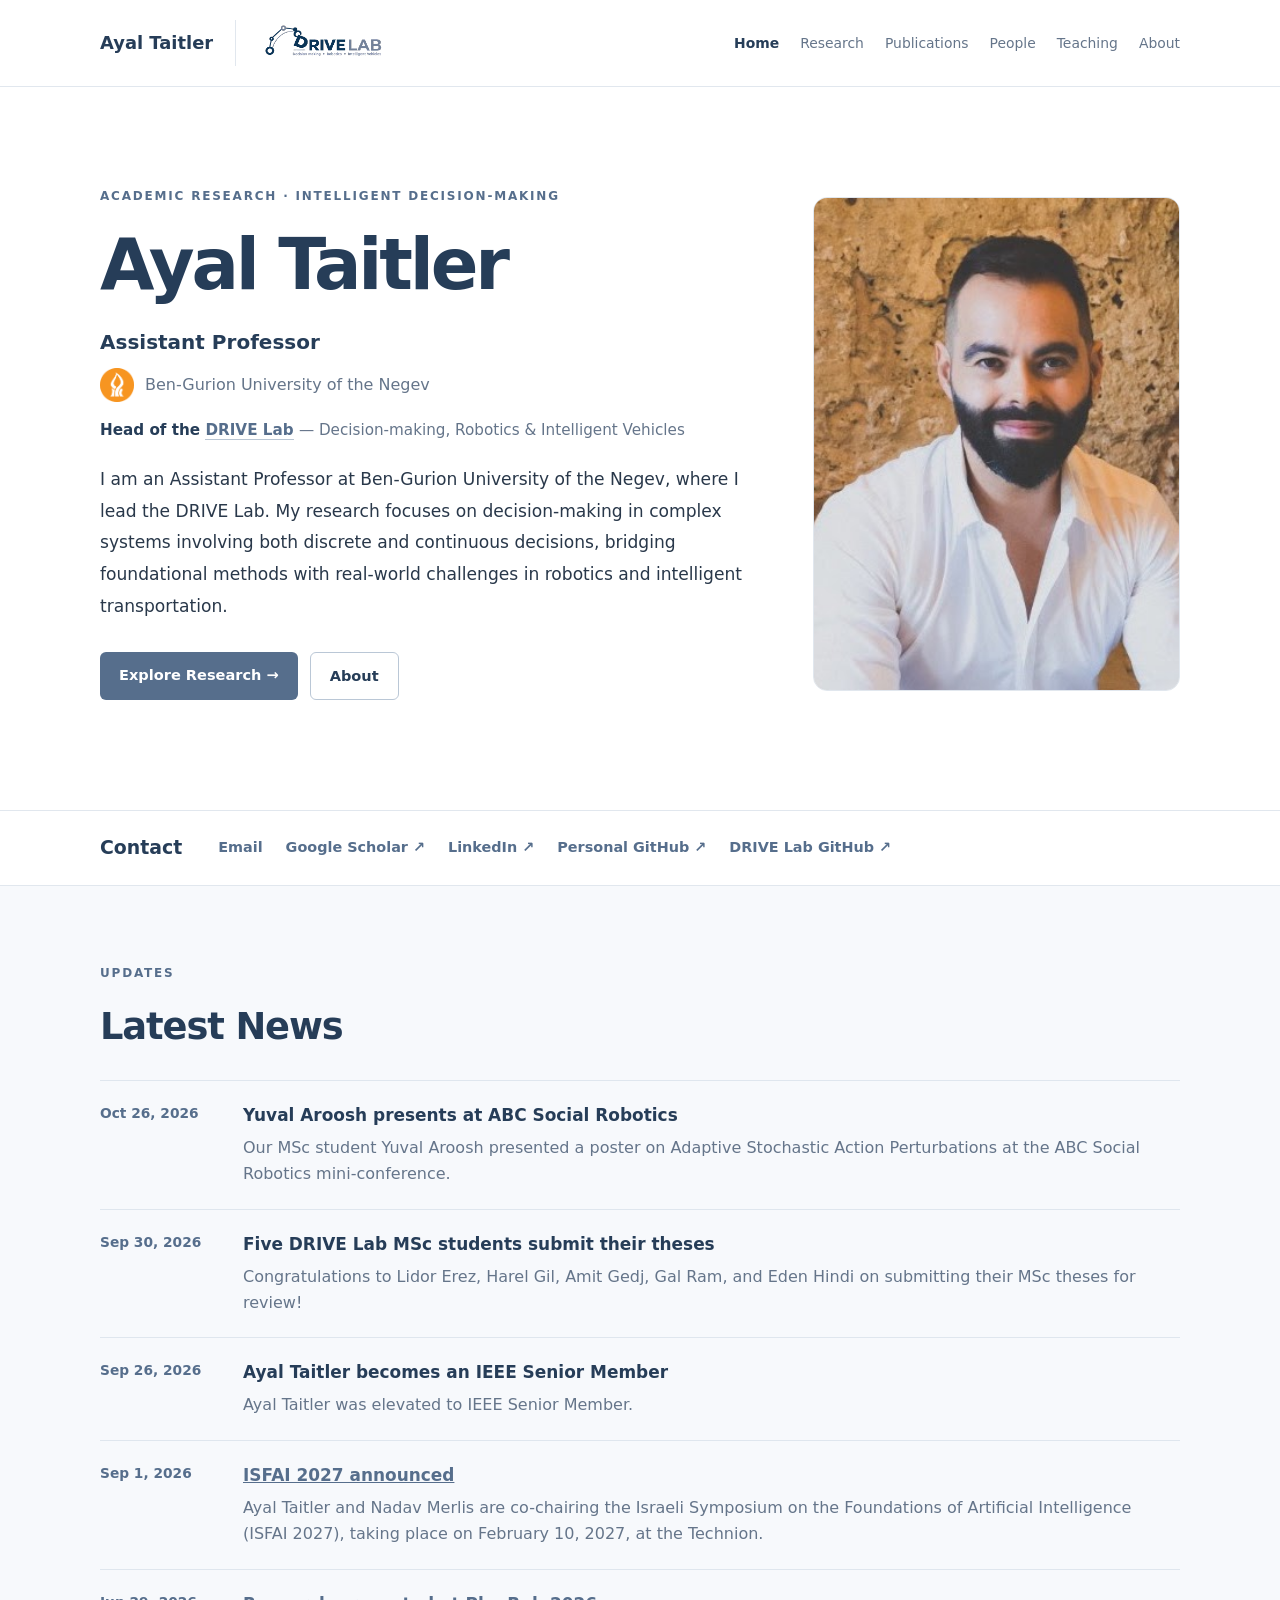
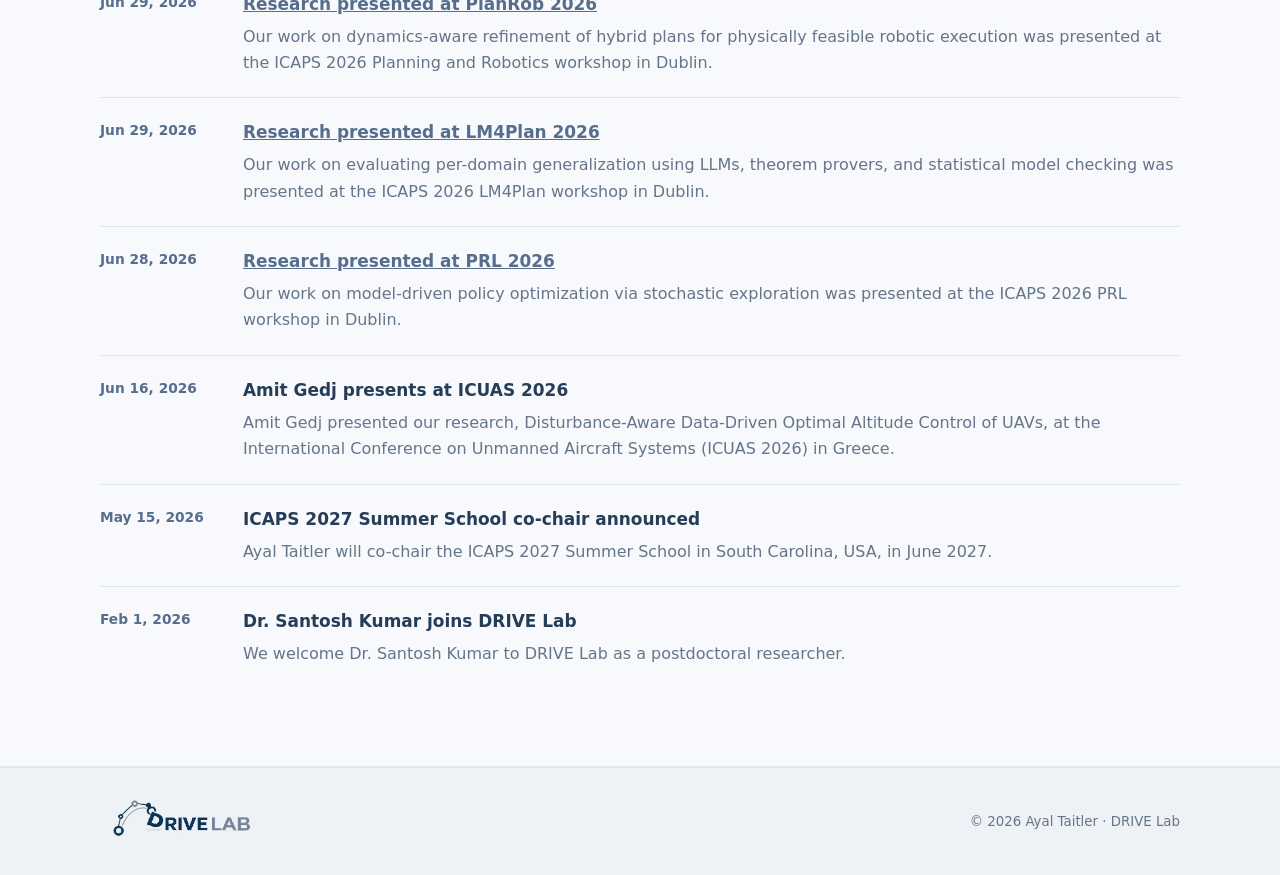
<file: index.html>
<!doctype html>
<html lang="en">
<head>
  <meta charset="utf-8"><meta name="viewport" content="width=device-width, initial-scale=1">
  <meta name="theme-color" content="#566e8c">
  <meta name="description" content="Ayal Taitler — academic homepage and DRIVE Lab. Research in automated planning, reinforcement learning, optimal control, and robotics.">
  <title>Ayal Taitler | DRIVE Lab</title>
  <link rel="icon" href="assets/drive-icon.svg" type="image/svg+xml">
  <link rel="stylesheet" href="styles.css">
</head>
<body>
  <header class="site-header">
    <div class="container header-inner">
      <a class="wordmark" href="./">Ayal Taitler</a>
      <a class="header-logo" href="./" aria-label="DRIVE Lab — home"><img src="assets/drive-logo.svg" alt="DRIVE Lab"></a>
      <button class="menu-toggle" type="button" aria-label="Toggle navigation" aria-controls="navigation" aria-expanded="false">☰</button>
      <nav id="navigation" aria-label="Main navigation">
        <a class="active" aria-current="page" href="./">Home</a>
        <a href="research/">Research</a>
        <a href="publications/">Publications</a>
        <a href="people/">People</a>
        <a href="teaching/">Teaching</a>
        <a href="about/">About</a>
      </nav>
    </div>
  </header>
  <main>
    <section class="hero">
      <div class="container hero-grid">
        <div>
          <p class="eyebrow">Academic Research · Intelligent Decision-Making</p>
          <h1>Ayal Taitler</h1>
          <p class="role">Assistant Professor</p>
          <p class="affiliation"><img class="bgu-emblem" src="assets/bgu-emblem.png" alt="" aria-hidden="true"> <span>Ben-Gurion University of the Negev</span></p>
          <p class="lab-lead">Head of the <a href="research/">DRIVE Lab</a> <span>— Decision-making, Robotics &amp; Intelligent Vehicles</span></p>
          <p class="intro">I am an Assistant Professor at Ben-Gurion University of the Negev, where I lead the DRIVE Lab. My research focuses on decision-making in complex systems involving both discrete and continuous decisions, bridging foundational methods with real-world challenges in robotics and intelligent transportation.</p>
          <div class="hero-actions">
            <a class="button primary" href="research/">Explore Research →</a>
            <a class="button secondary" href="about/">About</a>
          </div>
        </div>
        <img class="portrait-photo" src="assets/ayal-photo.jpeg" alt="Portrait of Ayal Taitler" width="316" height="425">
      </div>
    </section>
    <section class="contact-strip" id="contact" aria-labelledby="contact-heading">
      <div class="container contact-strip-inner">
        <h2 id="contact-heading">Contact</h2>
        <div class="contact-links">
          <a href="mailto:ataitler@bgu.ac.il">Email</a>
          <a href="https://scholar.google.com/citations?user=QAtAZAUAAAAJ&amp;hl=en&amp;inst=2200037940676332253" target="_blank" rel="noopener noreferrer">Google Scholar ↗</a>
          <a href="https://www.linkedin.com/in/ayal-taitler/" target="_blank" rel="noopener noreferrer">LinkedIn ↗</a>
          <a href="https://github.com/ataitler" target="_blank" rel="noopener noreferrer">Personal GitHub ↗</a>
          <a href="https://github.com/DRIVE-Lab-BGU" target="_blank" rel="noopener noreferrer">DRIVE Lab GitHub ↗</a>
        </div>
      </div>
    </section>
    <section class="section news-section" id="news">
      <div class="container">
        <div class="section-heading"><p class="eyebrow">Updates</p><h2>Latest News</h2></div>
        <div id="news-list" aria-live="polite">
          <p>Loading news…</p>
        </div>
      </div>
    </section>
  </main>
  <footer class="footer"><div class="container footer-inner"><img class="footer-logo" src="assets/drive-footer.svg" alt="DRIVE Lab"><small>© <span id="year"></span> Ayal Taitler · DRIVE Lab</small></div></footer>
  <script>
    (async function loadNews() {
      const container = document.getElementById('news-list');
      if (!container) return;
      try {
        const response = await fetch('news.json', { cache: 'no-cache' });
        if (!response.ok) throw new Error('Could not load news');
        const data = await response.json();
        if (!Array.isArray(data)) throw new Error('Invalid news data');
        // News dates in JSON use DD-MM-YYYY.
        function parseNewsDate(value) {
          const match = /^(\d{2})-(\d{2})-(\d{4})$/.exec(value || '');
          if (!match) return null;
          const [, day, month, year] = match;
          const date = new Date(Date.UTC(Number(year), Number(month) - 1, Number(day)));
          return date.getUTCFullYear() === Number(year) &&
            date.getUTCMonth() === Number(month) - 1 &&
            date.getUTCDate() === Number(day) ? date : null;
        }
        const items = data.filter(item => item && parseNewsDate(item.date) && item.title && item.description)
          .sort((a, b) => parseNewsDate(b.date) - parseNewsDate(a.date))
          .slice(0, 10);
        container.replaceChildren();
        if (!items.length) {
          container.textContent = 'News updates coming soon.';
          return;
        }
        for (const item of items) {
          const article = document.createElement('article');
          article.className = 'news-item';
          const time = document.createElement('time');
          const parsedDate = parseNewsDate(item.date);
          time.dateTime = parsedDate.toISOString().slice(0, 10);
          time.textContent = parsedDate.toLocaleDateString('en-US', {
            month: 'short', day: 'numeric', year: 'numeric', timeZone: 'UTC'
          });
          const body = document.createElement('div');
          const heading = document.createElement('h3');
          const description = document.createElement('p');
          description.textContent = item.description;
          if (item.url && /^https?:\/\//i.test(item.url)) {
            const link = document.createElement('a');
            link.href = item.url;
            link.textContent = item.title;
            link.target = '_blank';
            link.rel = 'noopener noreferrer';
            heading.append(link);
          } else {
            heading.textContent = item.title;
          }
          body.append(heading, description);
          article.append(time, body);
          container.append(article);
        }
      } catch (error) {
        container.textContent = 'News is temporarily unavailable.';
      }
    })();
  </script>
  <script src="script.js"></script>
</body>
</html>
</file>
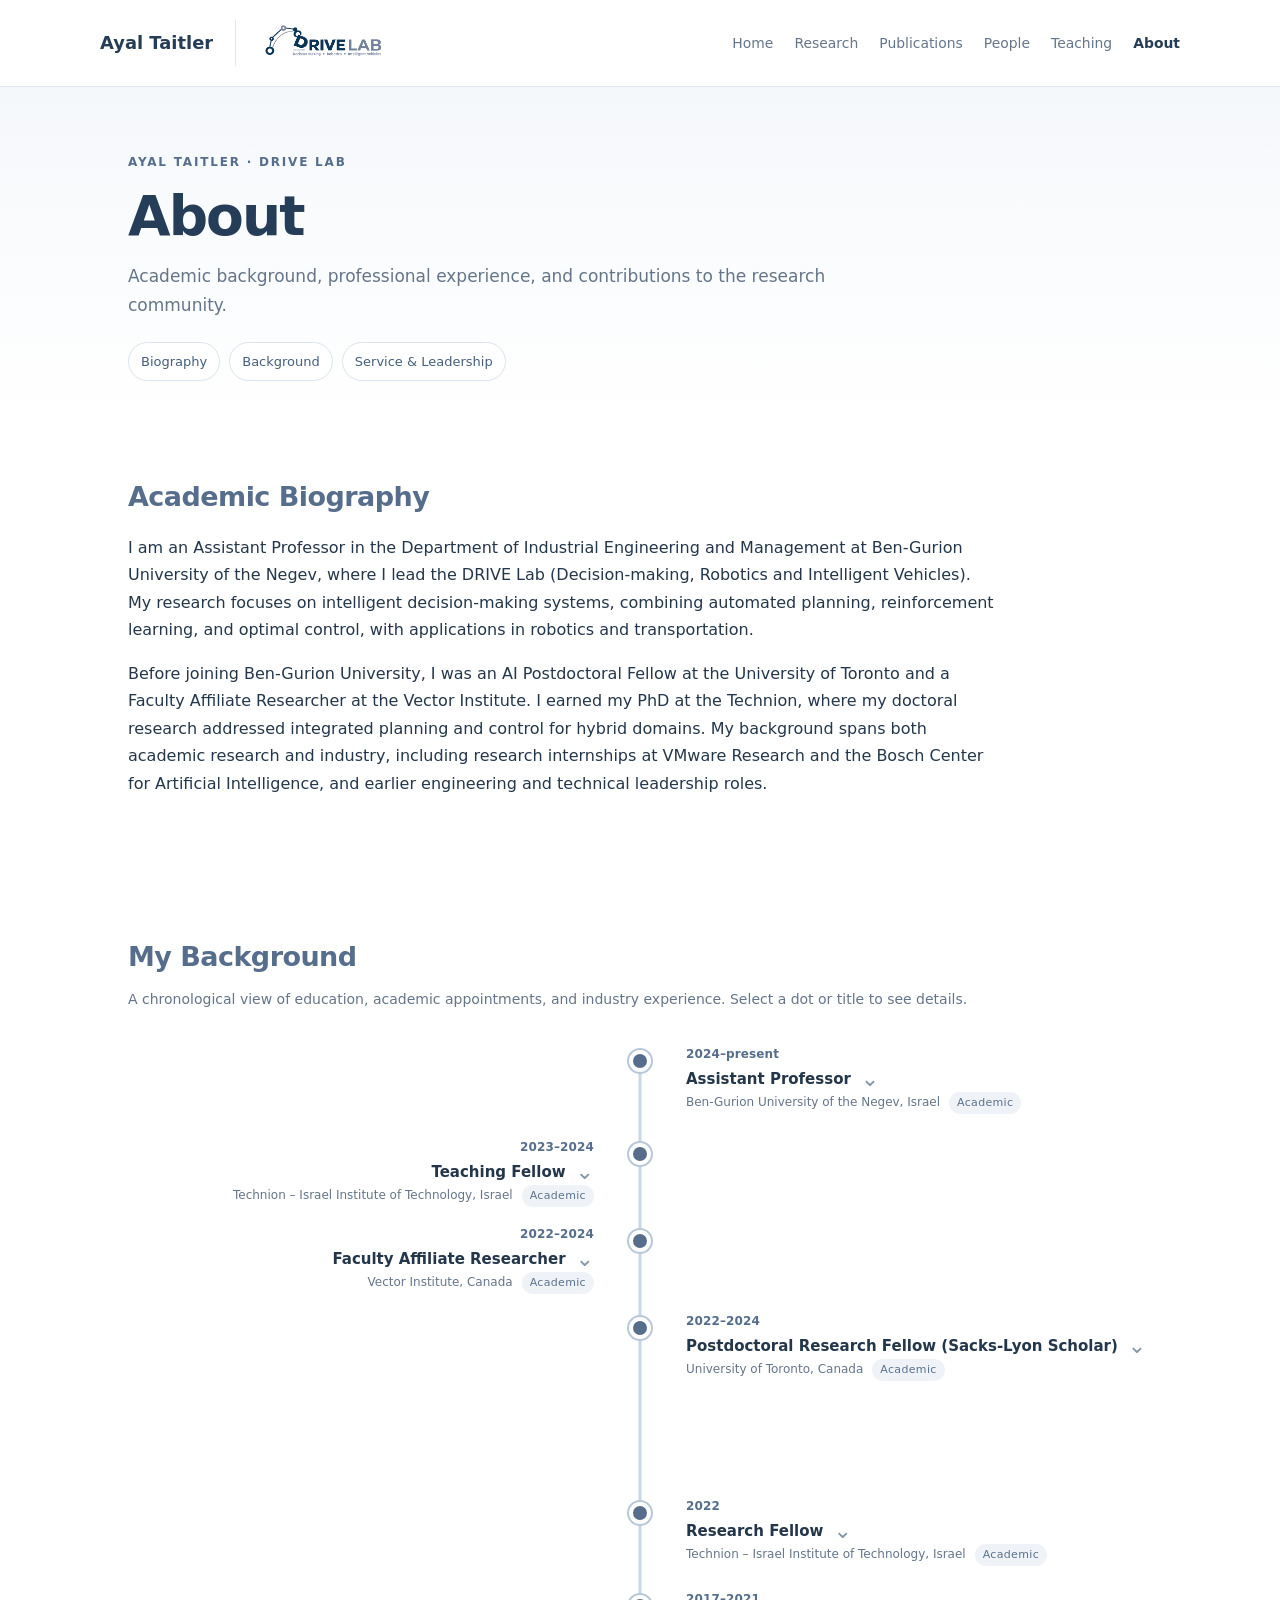
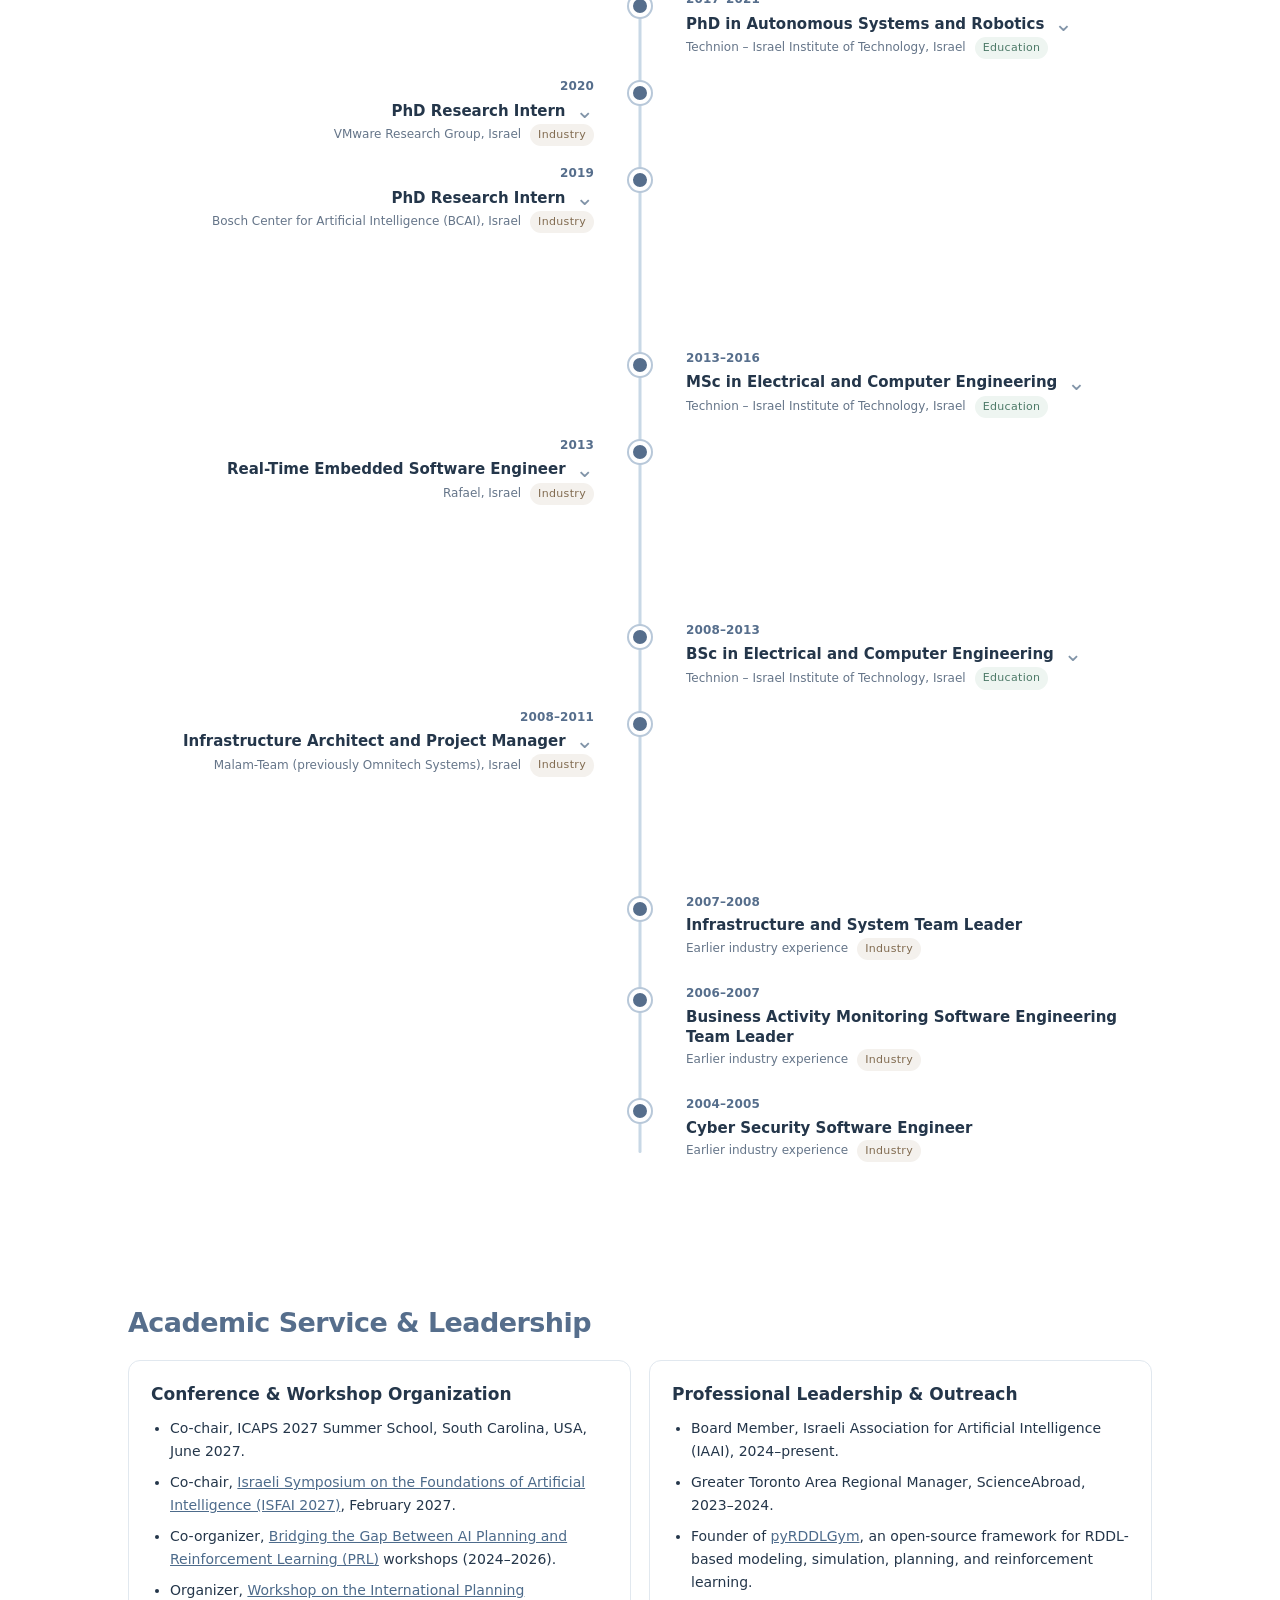
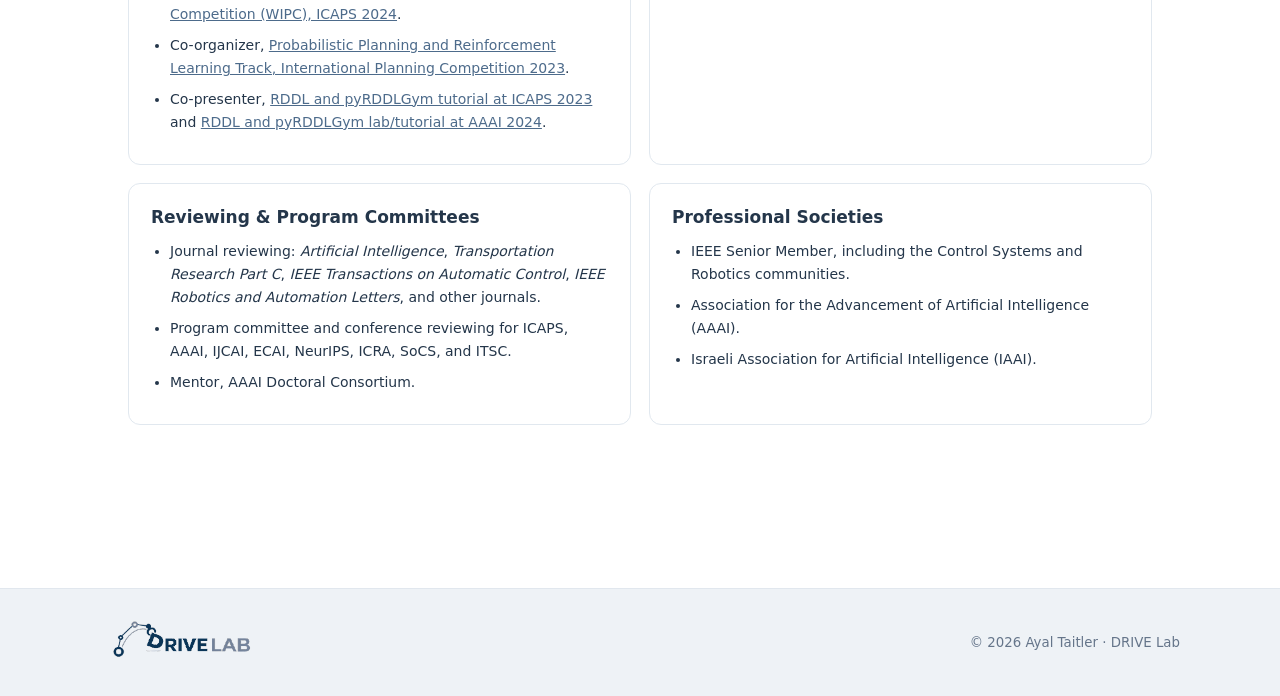
<file: about/index.html>
<!DOCTYPE html>

<html lang="en"><head><meta charset="utf-8"/><meta content="width=device-width, initial-scale=1" name="viewport"/><title>About | Ayal Taitler</title><link href="../assets/drive-icon.svg" rel="icon" type="image/svg+xml"/><link href="../styles.css" rel="stylesheet"/><style>
.about-page{--blue:#566e8c;--ink:#24364a;--muted:#657589;--line:#e1e8ef;color:var(--ink)}
.about-page .about-container{max-width:1080px;margin:0 auto;padding:0 28px}
.about-page .about-hero{background:linear-gradient(180deg,#f5f8fb,#fff);padding:65px 0 42px}
.about-page .eyebrow{font-size:12px;letter-spacing:.15em;text-transform:uppercase;color:var(--blue);font-weight:700;margin:0 0 12px}
.about-page h1{font-size:clamp(36px,5vw,55px);letter-spacing:-.035em;line-height:1.15;margin:0 0 14px}
.about-page .intro{max-width:800px;color:var(--muted);font-size:17px;line-height:1.7;margin:0}
.about-page .about-body{padding-top:8px;padding-bottom:85px}
.about-page .section{padding-top:49px;scroll-margin-top:100px}
.about-page h2{font-size:27px;color:var(--blue);margin:0 0 20px;letter-spacing:-.02em}
.about-page h3{font-size:17px;margin:0 0 8px;line-height:1.4}
.about-page p{line-height:1.72}
.about-page .bio{max-width:870px;font-size:16px}
.about-page .bio p{margin:0 0 16px}
.about-page .jump-links{display:flex;flex-wrap:wrap;gap:9px;margin-top:22px}
.about-page .jump-links a{font-size:13px;text-decoration:none;border:1px solid #dbe4ed;color:#455e7b;padding:8px 12px;border-radius:20px;background:#fff}
.about-page .jump-links a:hover{background:#eef3f8}
.about-page .timeline{border-top:1px solid var(--line)}
.about-page .entry{display:grid;grid-template-columns:128px minmax(0,1fr);gap:24px;padding:18px 0;border-bottom:1px solid var(--line)}
.about-page .when{font-size:13px;font-weight:700;color:var(--blue);padding-top:3px}
.about-page .entry .org{font-size:14px;color:var(--muted);margin:0 0 5px}
.about-page .entry .detail{font-size:14px;color:var(--muted);margin:4px 0 0}
.about-page .service-grid{display:grid;grid-template-columns:repeat(2,minmax(0,1fr));gap:18px}
.about-page .service-card{border:1px solid var(--line);border-radius:12px;padding:22px;min-width:0}
.about-page .service-card ul{padding-left:19px;margin:10px 0 0}
.about-page .service-card li{line-height:1.65;font-size:14px;margin-bottom:8px}
.about-page a{color:#4d6b8b}
.about-page .small-note{color:var(--muted);font-size:14px}
@media(max-width:740px){.about-page .service-grid{grid-template-columns:1fr}.about-page .entry{grid-template-columns:100px minmax(0,1fr);gap:12px}}
@media(max-width:560px){.about-page .about-container{padding:0 20px}.about-page .about-hero{padding:44px 0 32px}.about-page .section{padding-top:36px}.about-page .entry{grid-template-columns:1fr;gap:4px}}

/* Interactive chronological background timeline */
.about-page .background-note{margin:-7px 0 27px}
.about-page .interactive-timeline{position:relative;max-width:950px}
.about-page .milestone{display:grid;grid-template-columns:120px 46px minmax(0,1fr);gap:15px;position:relative;min-height:91px}
.about-page .milestone-date{font-size:13px;font-weight:700;color:var(--blue);padding-top:11px;text-align:right;white-space:nowrap}
.about-page .milestone-axis{position:relative;display:flex;justify-content:center;padding-top:9px}
.about-page .milestone-axis:before{content:'';position:absolute;top:0;bottom:0;width:2px;background:#d8e3ec;left:calc(50% - 1px)}
.about-page .milestone:first-child .milestone-axis:before{top:21px}
.about-page .milestone:last-child .milestone-axis:before{bottom:calc(100% - 21px)}
.about-page .milestone-dot{position:relative;z-index:1;width:24px;height:24px;border:5px solid #fff;border-radius:50%;background:var(--blue);box-shadow:0 0 0 2px #b8c8d9;cursor:pointer;transition:transform .15s,background .15s}
.about-page .milestone-dot:hover,.about-page .milestone-dot[aria-expanded=true]{background:#2e4f70;transform:scale(1.18)}
.about-page .milestone-content{padding:0 0 26px;min-width:0}
.about-page .milestone-heading{display:flex;align-items:center;gap:10px;text-align:left;width:100%;padding:6px 0 2px;background:none;border:0;color:var(--ink);font:inherit;cursor:pointer}
.about-page .milestone-title{font-size:17px;font-weight:700;line-height:1.45}
.about-page .milestone-heading:hover .milestone-title{color:var(--blue)}
.about-page .milestone-chevron{font-size:22px;line-height:1;color:#8194a8;transition:transform .2s}
.about-page .milestone-heading[aria-expanded=true] .milestone-chevron{transform:rotate(180deg)}
.about-page .milestone-subline{display:flex;gap:9px;align-items:center;flex-wrap:wrap;font-size:14px;color:var(--muted)}
.about-page .milestone-type{font-size:11px;letter-spacing:.03em;color:#5a718c;background:#eff3f8;padding:2px 8px;border-radius:12px}
.about-page .milestone[data-type=industry] .milestone-type{background:#f4f1ed;color:#816b50}
.about-page .milestone[data-type=education] .milestone-type{background:#eef5f1;color:#4c7967}
.about-page .milestone-detail{margin-top:12px;padding:13px 17px;background:#f6f8fb;border-left:3px solid var(--blue);border-radius:0 8px 8px 0;font-size:14px;color:#52667d}
.about-page .milestone-detail[hidden]{display:none}
.about-page .milestone-detail p{margin:0;line-height:1.7}
.about-page .milestone-dot:focus-visible,.about-page .milestone-heading:focus-visible{outline:3px solid #7396b7;outline-offset:4px}
@media(max-width:560px){.about-page .milestone{grid-template-columns:78px 30px minmax(0,1fr);gap:8px}.about-page .milestone-date{font-size:11px;white-space:normal}.about-page .milestone-title{font-size:15px}.about-page .milestone-subline{font-size:12px}.about-page .milestone-dot{width:21px;height:21px}.about-page .milestone-content{padding-bottom:20px}}

/* Two-sided overlapping career timeline */
.about-page .dual-timeline{position:relative;max-width:1100px;margin:12px auto 0}
.about-page .dual-timeline:before{content:"";position:absolute;top:18px;bottom:18px;left:50%;width:3px;transform:translateX(-50%);background:#c8d8e6;border-radius:3px}
.about-page .timeline-cluster{display:grid;grid-template-columns:minmax(0,1fr) 48px minmax(0,1fr);gap:0;position:relative;min-height:110px}
.about-page .timeline-side{display:flex;flex-direction:column;gap:12px;padding-bottom:27px;min-width:0}
.about-page .timeline-left{padding-right:22px;align-items:stretch}
.about-page .timeline-right{padding-left:22px;align-items:stretch}
.about-page .milestone{display:block;position:relative;min-height:0;padding:10px 14px 12px;background:#fff;border:1px solid #dce5ee;border-radius:9px;box-shadow:0 2px 8px rgba(46,79,112,.04)}
.about-page .milestone:before{content:"";position:absolute;top:24px;width:22px;height:2px;background:#c8d8e6}
.about-page .milestone-right:before{right:100%}
.about-page .milestone-left:before{left:100%}
.about-page .milestone-axis{position:absolute;top:12px;width:24px;height:24px;padding:0;display:block}
.about-page .milestone-axis:before{display:none}
.about-page .milestone-right .milestone-axis{right:calc(100% + 11px)}
.about-page .milestone-left .milestone-axis{left:calc(100% + 11px)}
.about-page .milestone-dot{width:22px;height:22px;border:4px solid white}
.about-page .milestone-date{padding:0;text-align:left;font-size:12px;letter-spacing:.01em}
.about-page .milestone-content{padding:0}
.about-page .milestone-heading{padding:3px 0 2px}
.about-page .milestone-title{font-size:15px;line-height:1.35}
.about-page .milestone-subline{font-size:12px}
.about-page .milestone-detail{padding:10px 12px;margin-top:10px;font-size:13px}
.about-page .timeline-left .milestone-date{text-align:right}
.about-page .timeline-left .milestone-heading{justify-content:flex-end;text-align:right}
.about-page .timeline-left .milestone-subline{justify-content:flex-end;text-align:right}
.about-page .timeline-left .milestone-detail{text-align:left}
.about-page .timeline-cluster:has(.milestone-left):has(.milestone-right) .timeline-left{justify-content:center}
@media(max-width:700px){
 .about-page .dual-timeline:before{left:15px}
 .about-page .timeline-cluster{display:flex;flex-direction:column;gap:10px;padding-left:46px;margin-bottom:18px}
 .about-page .timeline-spine{display:none}
 .about-page .timeline-side{padding:0;gap:10px}
 .about-page .timeline-left{order:2}
 .about-page .timeline-right{order:1}
 .about-page .milestone-left .milestone-axis,.about-page .milestone-right .milestone-axis{left:-42px;right:auto}
 .about-page .milestone-left:before,.about-page .milestone-right:before{right:100%;left:auto;width:28px}
 .about-page .timeline-left .milestone-date,.about-page .timeline-left .milestone-heading,.about-page .timeline-left .milestone-subline{text-align:left;justify-content:flex-start}
 .about-page .milestone{padding:10px 12px}
}

/* Single-axis timeline: every milestone dot sits on the same central spine. */
.about-page .dual-timeline{max-width:1100px;margin:16px auto 0}
.about-page .dual-timeline:before{left:50%;top:18px;bottom:18px;z-index:0}
.about-page .axis-row{display:grid;grid-template-columns:minmax(0,1fr) 48px minmax(0,1fr);align-items:start;position:relative;min-height:0;margin:0 0 9px}
.about-page .axis-spine{grid-column:2;grid-row:1;position:relative;height:44px;z-index:2;display:flex;justify-content:center;align-items:flex-start;padding-top:12px}
.about-page .axis-spine .milestone-axis{position:static;width:22px;height:22px;display:block}
.about-page .axis-spine .milestone-dot{display:block;width:22px;height:22px;border:4px solid #fff;cursor:pointer}
.about-page .axis-row .milestone{position:relative;margin:0;min-height:0;padding:9px 13px 10px}
.about-page .axis-row .milestone-left{grid-column:1;grid-row:1;margin-right:20px}
.about-page .axis-row .milestone-right{grid-column:3;grid-row:1;margin-left:20px}
.about-page .axis-row .axis-empty{min-height:1px}
.about-page .axis-row .milestone:before{top:23px;width:20px}
.about-page .axis-row .milestone-left:before{left:100%;right:auto}
.about-page .axis-row .milestone-right:before{right:100%;left:auto}
.about-page .axis-row .milestone-left .milestone-date{text-align:right}
.about-page .axis-row .milestone-left .milestone-heading,.about-page .axis-row .milestone-left .milestone-subline{justify-content:flex-end;text-align:right}
.about-page .axis-row .milestone-detail{text-align:left}
@media(max-width:700px){
 .about-page .dual-timeline:before{left:15px}
 .about-page .axis-row{grid-template-columns:32px minmax(0,1fr);margin-bottom:12px}
 .about-page .axis-spine{grid-column:1;grid-row:1;padding-top:12px;justify-content:flex-start;padding-left:4px}
 .about-page .axis-row .milestone-left,.about-page .axis-row .milestone-right{grid-column:2;grid-row:1;margin:0 0 0 12px}
 .about-page .axis-row .milestone:before{right:100%;left:auto;width:12px}
 .about-page .axis-row .milestone-left .milestone-date{text-align:left}
 .about-page .axis-row .milestone-left .milestone-heading,.about-page .axis-row .milestone-left .milestone-subline{justify-content:flex-start;text-align:left}
 .about-page .axis-row .axis-empty{display:none}
}

/* Rhythm controls: edit these values to change spacing between milestones. */
.about-page .axis-row{margin-bottom:8px}
.about-page .axis-row.axis-close-next{margin-bottom:2px}
.about-page .axis-row.axis-group-end{margin-bottom:100px}
@media(max-width:700px){
 .about-page .axis-row{margin-bottom:18px}
 .about-page .axis-row.axis-close-next{margin-bottom:4px}
 .about-page .axis-row.axis-group-end{margin-bottom:25px}
}
</style><style>
/* Borderless milestone presentation, retaining the central spine and spacing. */
.about-page .axis-row .milestone {
  background:transparent;
  border:0;
  border-radius:0;
  box-shadow:none;
  padding:7px 2px 9px;
}
.about-page .axis-row .milestone:before { display:none; }
.about-page .axis-row .milestone-detail {
  background:transparent;
  border-left:2px solid #c8d8e6;
  border-radius:0;
  padding:4px 0 4px 13px;
}
.about-page .milestone-dot-static,
.about-page .milestone-dot-static:hover {
  cursor:default;
  transform:none;
  background:var(--blue);
}
.about-page .milestone-heading-static { cursor:default; }
.about-page .milestone-heading-static:hover .milestone-title { color:var(--ink); }
</style></head><body><header class="site-header"><div class="container header-inner"><a class="wordmark" href="../">Ayal Taitler</a><a class="header-logo" href="../"><img alt="DRIVE Lab" src="../assets/drive-logo.svg"/></a><button aria-controls="navigation" aria-expanded="false" aria-label="Toggle navigation" class="menu-toggle">☰</button><nav aria-label="Main navigation" id="navigation"><a href="../">Home</a><a href="../research/">Research</a><a href="../publications/">Publications</a><a href="../people/">People</a><a href="../teaching/">Teaching</a><a aria-current="page" class="active" href="../about/">About</a></nav></div></header><main class="about-page">
<section class="about-hero"><div class="about-container"><p class="eyebrow">Ayal Taitler · DRIVE Lab</p><h1>About</h1><p class="intro">Academic background, professional experience, and contributions to the research community.</p><nav aria-label="On this page" class="jump-links"><a href="#biography">Biography</a><a href="#background">Background</a><a href="#service">Service &amp; Leadership</a></nav></div></section>
<div class="about-container about-body">
<section class="section" id="biography"><h2>Academic Biography</h2><div class="bio"><p>I am an Assistant Professor in the Department of Industrial Engineering and Management at Ben-Gurion University of the Negev, where I lead the DRIVE Lab (Decision-making, Robotics and Intelligent Vehicles). My research focuses on intelligent decision-making systems, combining automated planning, reinforcement learning, and optimal control, with applications in robotics and transportation.</p><p>Before joining Ben-Gurion University, I was an AI Postdoctoral Fellow at the University of Toronto and a Faculty Affiliate Researcher at the Vector Institute. I earned my PhD at the Technion, where my doctoral research addressed integrated planning and control for hybrid domains. My background spans both academic research and industry, including research internships at VMware Research and the Bosch Center for Artificial Intelligence, and earlier engineering and technical leadership roles.</p></div></section>
<section class="section" id="background"><h2>My Background</h2><p class="small-note background-note">A chronological view of education, academic appointments, and industry experience. Select a dot or title to see details.</p><div class="dual-timeline"><div class="axis-row axis-right"><div class="axis-empty"></div><div class="axis-spine"><div class="milestone-axis"><button aria-controls="milestone-detail-0" aria-expanded="false" aria-label="Show details: Assistant Professor, 2024–present" class="milestone-dot" type="button"></button></div></div><article class="milestone milestone-right" data-type="academic"><div class="milestone-date">2024–present</div><div class="milestone-content"><button aria-controls="milestone-detail-0" aria-expanded="false" class="milestone-heading" type="button"><span class="milestone-title">Assistant Professor</span><span aria-hidden="true" class="milestone-chevron">⌄</span></button><div class="milestone-subline"><span>Ben-Gurion University of the Negev, Israel</span><span class="milestone-type">Academic</span></div><div class="milestone-detail" hidden="" id="milestone-detail-0"><p style="margin-bottom: 15px;">Head of the Decision-making, Robotics, and Intelligent Vehicles Lab (DRIVE)</p><p>Department of Industrial Engineering and Management</p></div></div></article></div><div class="axis-row axis-left axis-close-next"><article class="milestone milestone-left" data-type="academic"><div class="milestone-date">2023–2024</div><div class="milestone-content"><button aria-controls="milestone-detail-1" aria-expanded="false" class="milestone-heading" type="button"><span class="milestone-title">Teaching Fellow</span><span aria-hidden="true" class="milestone-chevron">⌄</span></button><div class="milestone-subline"><span>Technion – Israel Institute of Technology, Israel</span><span class="milestone-type">Academic</span></div><div class="milestone-detail" hidden="" id="milestone-detail-1"><p>Faculty of Electrical and Computer Engineering</p></div></div></article><div class="axis-spine"><div class="milestone-axis"><button aria-controls="milestone-detail-1" aria-expanded="false" aria-label="Show details: Teaching Fellow, 2023–2024" class="milestone-dot" type="button"></button></div></div><div class="axis-empty"></div></div><div class="axis-row axis-left axis-close-next"><article class="milestone milestone-left" data-type="academic"><div class="milestone-date">2022–2024</div><div class="milestone-content"><button aria-controls="milestone-detail-3" aria-expanded="false" class="milestone-heading" type="button"><span class="milestone-title">Faculty Affiliate Researcher</span><span aria-hidden="true" class="milestone-chevron">⌄</span></button><div class="milestone-subline"><span>Vector Institute, Canada</span><span class="milestone-type">Academic</span></div><div class="milestone-detail" hidden="" id="milestone-detail-3"><p>Faculty Affiliate Researcher · Vector Institute</p></div></div></article><div class="axis-spine"><div class="milestone-axis"><button aria-controls="milestone-detail-3" aria-expanded="false" aria-label="Show details: Faculty Affiliate Researcher, 2022–2024" class="milestone-dot" type="button"></button></div></div><div class="axis-empty"></div></div><div class="axis-row axis-right axis-group-end"><div class="axis-empty"></div><div class="axis-spine"><div class="milestone-axis"><button aria-controls="milestone-detail-2" aria-expanded="false" aria-label="Show details: Postdoctoral Research Fellow (Sacks-Lyon Scholar), 2022–2024" class="milestone-dot" type="button"></button></div></div><article class="milestone milestone-right" data-type="academic"><div class="milestone-date">2022–2024</div><div class="milestone-content"><button aria-controls="milestone-detail-2" aria-expanded="false" class="milestone-heading" type="button"><span class="milestone-title">Postdoctoral Research Fellow (Sacks-Lyon Scholar)</span><span aria-hidden="true" class="milestone-chevron">⌄</span></button><div class="milestone-subline"><span>University of Toronto, Canada</span><span class="milestone-type">Academic</span></div><div class="milestone-detail" hidden="" id="milestone-detail-2"><p style="margin-bottom: 24px;">pyRDDLGym and planning by backpropagation schemes</p><p style="margin-bottom: 24px;">Multi-agent intelligent traffic control (eMARLIN family)</p><p style="margin-bottom: 24px;">Organizer of the 2023 International Planning Competition, stochastic planning and reinforcement learning track</p><p>Department of Mechanical and Industrial Engineering</p></div></div></article></div><div class="axis-row axis-right"><div class="axis-empty"></div><div class="axis-spine"><div class="milestone-axis"><button aria-controls="milestone-detail-4" aria-expanded="false" aria-label="Show details: Research Fellow, 2022" class="milestone-dot" type="button"></button></div></div><article class="milestone milestone-right" data-type="academic"><div class="milestone-date">2022</div><div class="milestone-content"><button aria-controls="milestone-detail-4" aria-expanded="false" class="milestone-heading" type="button"><span class="milestone-title">Research Fellow</span><span aria-hidden="true" class="milestone-chevron">⌄</span></button><div class="milestone-subline"><span>Technion – Israel Institute of Technology, Israel</span><span class="milestone-type">Academic</span></div><div class="milestone-detail" hidden="" id="milestone-detail-4"><p>Faculty of Data and Decision Sciences</p></div></div></article></div><div class="axis-row axis-right axis-close-next"><div class="axis-empty"></div><div class="axis-spine"><div class="milestone-axis"><button aria-controls="milestone-detail-7" aria-expanded="false" aria-label="Show details: PhD in Autonomous Systems and Robotics, 2017–2021" class="milestone-dot" type="button"></button></div></div><article class="milestone milestone-right" data-type="education"><div class="milestone-date">2017–2021</div><div class="milestone-content"><button aria-controls="milestone-detail-7" aria-expanded="false" class="milestone-heading" type="button"><span class="milestone-title">PhD in Autonomous Systems and Robotics</span><span aria-hidden="true" class="milestone-chevron">⌄</span></button><div class="milestone-subline"><span>Technion – Israel Institute of Technology, Israel</span><span class="milestone-type">Education</span></div><div class="milestone-detail" hidden="" id="milestone-detail-7"><p class="detail">Thesis: <em>A Method for Combined Planning and Control for Hybrid Domains</em><br/><br/>Advisors: Erez Karpas and Per-Olof Gutman</p></div></div></article></div><div class="axis-row axis-left axis-close-next"><article class="milestone milestone-left" data-type="industry"><div class="milestone-date">2020</div><div class="milestone-content"><button aria-controls="milestone-detail-5" aria-expanded="false" class="milestone-heading" type="button"><span class="milestone-title">PhD Research Intern</span><span aria-hidden="true" class="milestone-chevron">⌄</span></button><div class="milestone-subline"><span>VMware Research Group, Israel</span><span class="milestone-type">Industry</span></div><div class="milestone-detail" hidden="" id="milestone-detail-5"><p>Reinforcement learning project for fast rule resolution in packet routing</p></div></div></article><div class="axis-spine"><div class="milestone-axis"><button aria-controls="milestone-detail-5" aria-expanded="false" aria-label="Show details: PhD Research Intern, 2020" class="milestone-dot" type="button"></button></div></div><div class="axis-empty"></div></div><div class="axis-row axis-left axis-group-end"><article class="milestone milestone-left" data-type="industry"><div class="milestone-date">2019</div><div class="milestone-content"><button aria-controls="milestone-detail-6" aria-expanded="false" class="milestone-heading" type="button"><span class="milestone-title">PhD Research Intern</span><span aria-hidden="true" class="milestone-chevron">⌄</span></button><div class="milestone-subline"><span>Bosch Center for Artificial Intelligence (BCAI), Israel</span><span class="milestone-type">Industry</span></div><div class="milestone-detail" hidden="" id="milestone-detail-6"><p>Alpha-Zero style algorithm for online scheduling problems in fabrication plants</p></div></div></article><div class="axis-spine"><div class="milestone-axis"><button aria-controls="milestone-detail-6" aria-expanded="false" aria-label="Show details: PhD Research Intern, 2019" class="milestone-dot" type="button"></button></div></div><div class="axis-empty"></div></div><div class="axis-row axis-right axis-close-next"><div class="axis-empty"></div><div class="axis-spine"><div class="milestone-axis"><button aria-controls="milestone-detail-8" aria-expanded="false" aria-label="Show details: MSc in Electrical and Computer Engineering, 2013–2016" class="milestone-dot" type="button"></button></div></div><article class="milestone milestone-right" data-type="education"><div class="milestone-date">2013–2016</div><div class="milestone-content"><button aria-controls="milestone-detail-8" aria-expanded="false" class="milestone-heading" type="button"><span class="milestone-title">MSc in Electrical and Computer Engineering</span><span aria-hidden="true" class="milestone-chevron">⌄</span></button><div class="milestone-subline"><span>Technion – Israel Institute of Technology, Israel</span><span class="milestone-type">Education</span></div><div class="milestone-detail" hidden="" id="milestone-detail-8"><p class="detail">Thesis: <em>Intelligent Control and Learning for an Air Hockey Playing Robot</em><br/><br/>Advisor: Nahum Shimkin</p></div></div></article></div><div class="axis-row axis-left axis-group-end"><article class="milestone milestone-left" data-type="industry"><div class="milestone-date">2013</div><div class="milestone-content"><button aria-controls="milestone-detail-9" aria-expanded="false" class="milestone-heading" type="button"><span class="milestone-title">Real-Time Embedded Software Engineer</span><span aria-hidden="true" class="milestone-chevron">⌄</span></button><div class="milestone-subline"><span>Rafael, Israel</span><span class="milestone-type">Industry</span></div><div class="milestone-detail" hidden="" id="milestone-detail-9"><p>Software Defined Radio on Texas Instruments DSPs</p></div></div></article><div class="axis-spine"><div class="milestone-axis"><button aria-controls="milestone-detail-9" aria-expanded="false" aria-label="Show details: Real-Time Embedded Software Engineer, 2013" class="milestone-dot" type="button"></button></div></div><div class="axis-empty"></div></div><div class="axis-row axis-right axis-close-next"><div class="axis-empty"></div><div class="axis-spine"><div class="milestone-axis"><button aria-controls="milestone-detail-10" aria-expanded="false" aria-label="Show details: BSc in Electrical and Computer Engineering, 2008–2013" class="milestone-dot" type="button"></button></div></div><article class="milestone milestone-right" data-type="education"><div class="milestone-date">2008–2013</div><div class="milestone-content"><button aria-controls="milestone-detail-10" aria-expanded="false" class="milestone-heading" type="button"><span class="milestone-title">BSc in Electrical and Computer Engineering</span><span aria-hidden="true" class="milestone-chevron">⌄</span></button><div class="milestone-subline"><span>Technion – Israel Institute of Technology, Israel</span><span class="milestone-type">Education</span></div><div class="milestone-detail" hidden="" id="milestone-detail-10"><p class="detail">Focus: control theory, signal processing, and computers</p></div></div></article></div><div class="axis-row axis-left axis-group-end"><article class="milestone milestone-left" data-type="industry"><div class="milestone-date">2008–2011</div><div class="milestone-content"><button aria-controls="milestone-detail-11" aria-expanded="false" class="milestone-heading" type="button"><span class="milestone-title">Infrastructure Architect and Project Manager</span><span aria-hidden="true" class="milestone-chevron">⌄</span></button><div class="milestone-subline"><span>Malam-Team (previously Omnitech Systems), Israel</span><span class="milestone-type">Industry</span></div><div class="milestone-detail" hidden="" id="milestone-detail-11"><p>Large-scale enterprise IT infrastructure architecture, including virtualization, data centers, and disaster recovery.</p></div></div></article><div class="axis-spine"><div class="milestone-axis"><button aria-controls="milestone-detail-11" aria-expanded="false" aria-label="Show details: Infrastructure Architect and Project Manager, 2008–2011" class="milestone-dot" type="button"></button></div></div><div class="axis-empty"></div></div><div class="axis-row axis-right"><div class="axis-empty"></div><div class="axis-spine"><div class="milestone-axis"><span aria-hidden="true" class="milestone-dot milestone-dot-static"></span></div></div><article class="milestone milestone-right" data-type="industry"><div class="milestone-date">2007–2008</div><div class="milestone-content"><div class="milestone-heading milestone-heading-static"><span class="milestone-title">Infrastructure and System Team Leader</span></div><div class="milestone-subline"><span>Earlier industry experience</span><span class="milestone-type">Industry</span></div></div></article></div><div class="axis-row axis-right"><div class="axis-empty"></div><div class="axis-spine"><div class="milestone-axis"><span aria-hidden="true" class="milestone-dot milestone-dot-static"></span></div></div><article class="milestone milestone-right" data-type="industry"><div class="milestone-date">2006–2007</div><div class="milestone-content"><div class="milestone-heading milestone-heading-static"><span class="milestone-title">Business Activity Monitoring Software Engineering Team Leader</span></div><div class="milestone-subline"><span>Earlier industry experience</span><span class="milestone-type">Industry</span></div></div></article></div><div class="axis-row axis-right"><div class="axis-empty"></div><div class="axis-spine"><div class="milestone-axis"><span aria-hidden="true" class="milestone-dot milestone-dot-static"></span></div></div><article class="milestone milestone-right" data-type="industry"><div class="milestone-date">2004–2005</div><div class="milestone-content"><div class="milestone-heading milestone-heading-static"><span class="milestone-title">Cyber Security Software Engineer</span></div><div class="milestone-subline"><span>Earlier industry experience</span><span class="milestone-type">Industry</span></div></div></article></div></div></section>
<section class="section" id="service"><h2>Academic Service &amp; Leadership</h2><div class="service-grid">
<article class="service-card"><h3>Conference &amp; Workshop Organization</h3><ul><li>Co-chair, ICAPS 2027 Summer School, South Carolina, USA, June 2027.</li><li>Co-chair, <a href="https://iaai.org.il/events/ISFAI2027/">Israeli Symposium on the Foundations of Artificial Intelligence (ISFAI 2027)</a>, February 2027.</li><li>Co-organizer, <a href="https://prl-theworkshop.github.io/">Bridging the Gap Between AI Planning and Reinforcement Learning (PRL)</a> workshops (2024–2026).</li><li>Organizer, <a href="https://icaps24.icaps-conference.org/program/workshops/wipc/">Workshop on the International Planning Competition (WIPC), ICAPS 2024</a>.</li><li>Co-organizer, <a href="https://ataitler.github.io/IPPC2023/">Probabilistic Planning and Reinforcement Learning Track, International Planning Competition 2023</a>.</li><li>Co-presenter, <a href="https://icaps23.icaps-conference.org/program/tutorials/mdp_modeling/">RDDL and pyRDDLGym tutorial at ICAPS 2023</a> and <a href="https://pyrddlgym-project.github.io/AAAI24-lab">RDDL and pyRDDLGym lab/tutorial at AAAI 2024</a>.</li></ul></article>
<article class="service-card"><h3>Professional Leadership &amp; Outreach</h3><ul><li>Board Member, Israeli Association for Artificial Intelligence (IAAI), 2024–present.</li><li>Greater Toronto Area Regional Manager, ScienceAbroad, 2023–2024.</li><li>Founder of <a href="https://github.com/pyrddlgym-project/pyRDDLGym">pyRDDLGym</a>, an open-source framework for RDDL-based modeling, simulation, planning, and reinforcement learning.</li></ul></article>
<article class="service-card"><h3>Reviewing &amp; Program Committees</h3><ul><li>Journal reviewing: <em>Artificial Intelligence</em>, <em>Transportation Research Part C</em>, <em>IEEE Transactions on Automatic Control</em>, <em>IEEE Robotics and Automation Letters</em>, and other journals.</li><li>Program committee and conference reviewing for ICAPS, AAAI, IJCAI, ECAI, NeurIPS, ICRA, SoCS, and ITSC.</li><li>Mentor, AAAI Doctoral Consortium.</li></ul></article>
<article class="service-card"><h3>Professional Societies</h3><ul><li>IEEE Senior Member, including the Control Systems and Robotics communities.</li><li>Association for the Advancement of Artificial Intelligence (AAAI).</li><li>Israeli Association for Artificial Intelligence (IAAI).</li></ul></article>
</div></section>
</div></main><footer class="footer"><div class="container footer-inner"><img alt="DRIVE Lab" class="footer-logo" src="../assets/drive-footer.svg"/><small>© <span id="year"></span> Ayal Taitler · DRIVE Lab</small></div></footer><script src="../script.js"></script><script>
// Dot and heading live in different branches of each axis-row.
document.querySelectorAll('.about-page .axis-row').forEach(function(row) {
  const dot = row.querySelector('.milestone-dot');
  const heading = row.querySelector('.milestone-heading');
  const panel = row.querySelector('.milestone-detail');
  if (!dot || !heading || !panel) return;
  function toggle() {
    const opening = panel.hasAttribute('hidden');
    panel.hidden = !opening;
    dot.setAttribute('aria-expanded', String(opening));
    heading.setAttribute('aria-expanded', String(opening));
  }
  dot.addEventListener('click', toggle);
  heading.addEventListener('click', toggle);
});
</script></body></html>
</file>
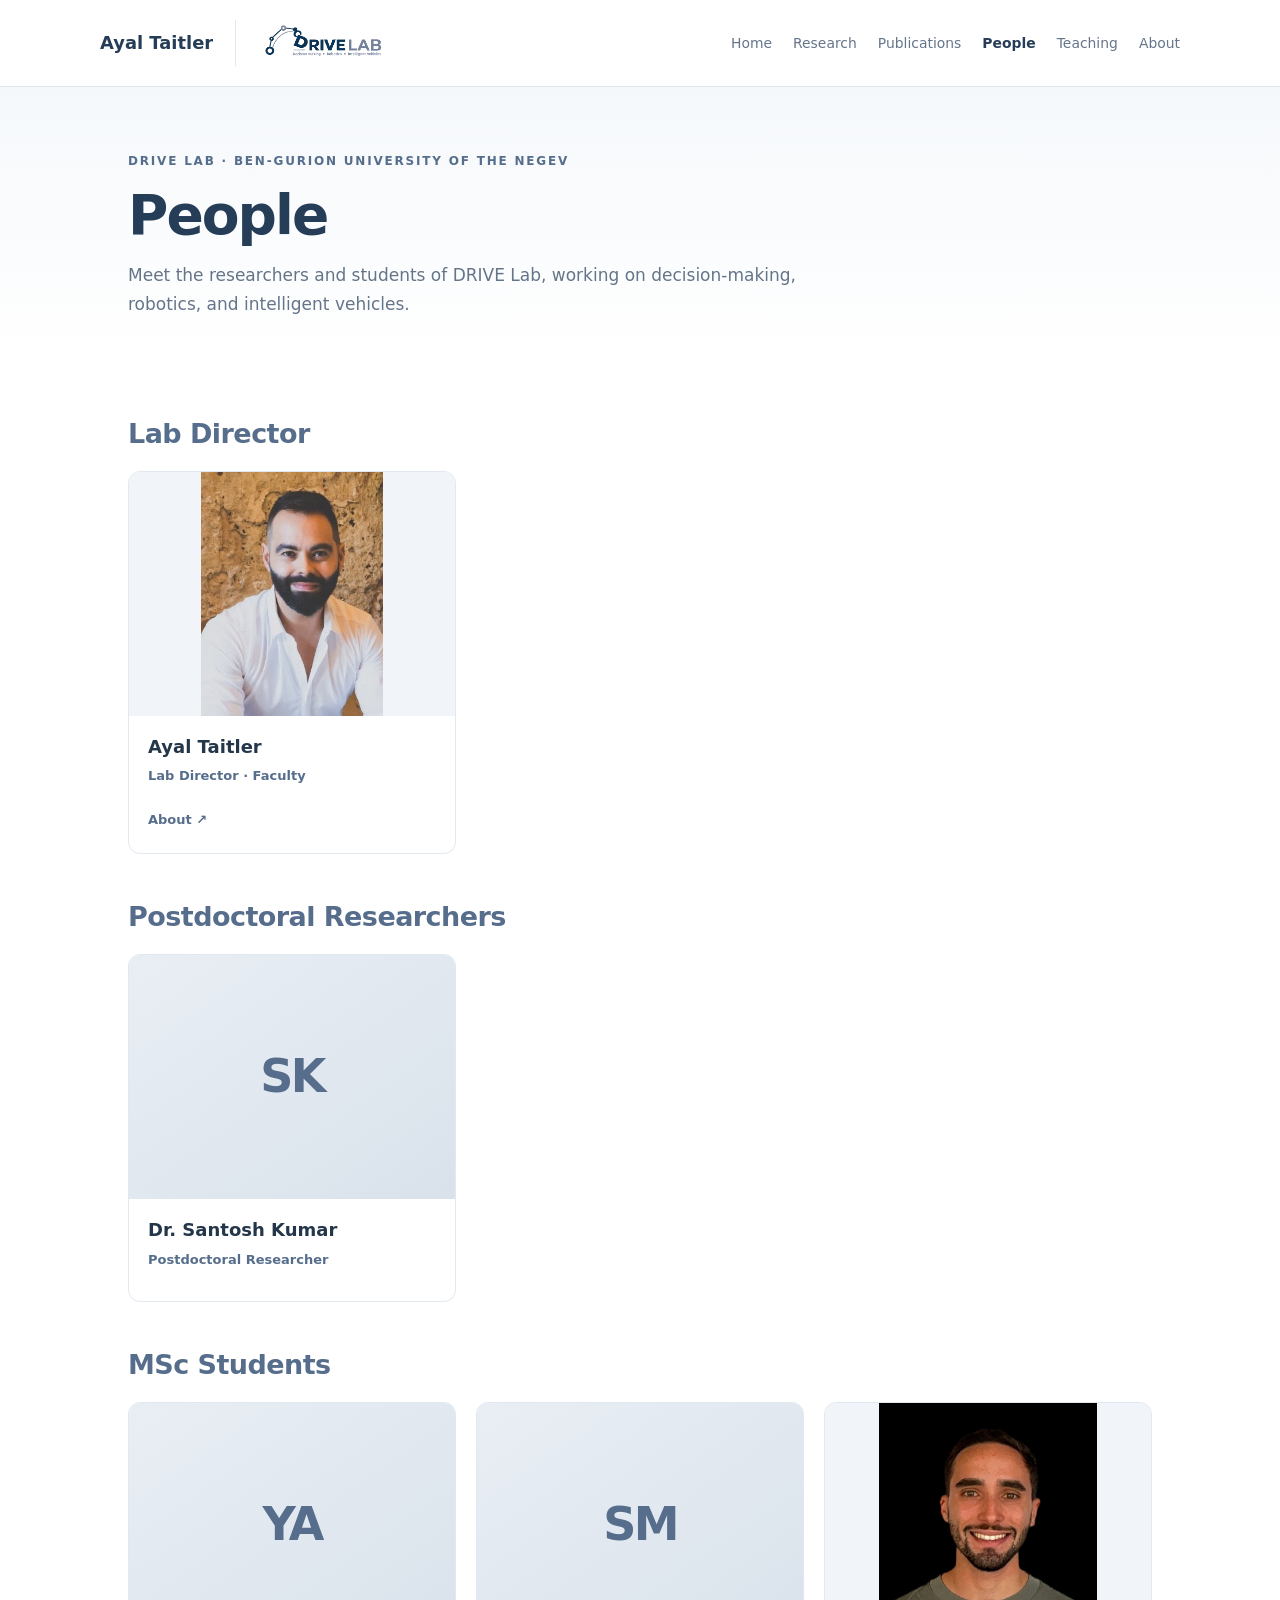
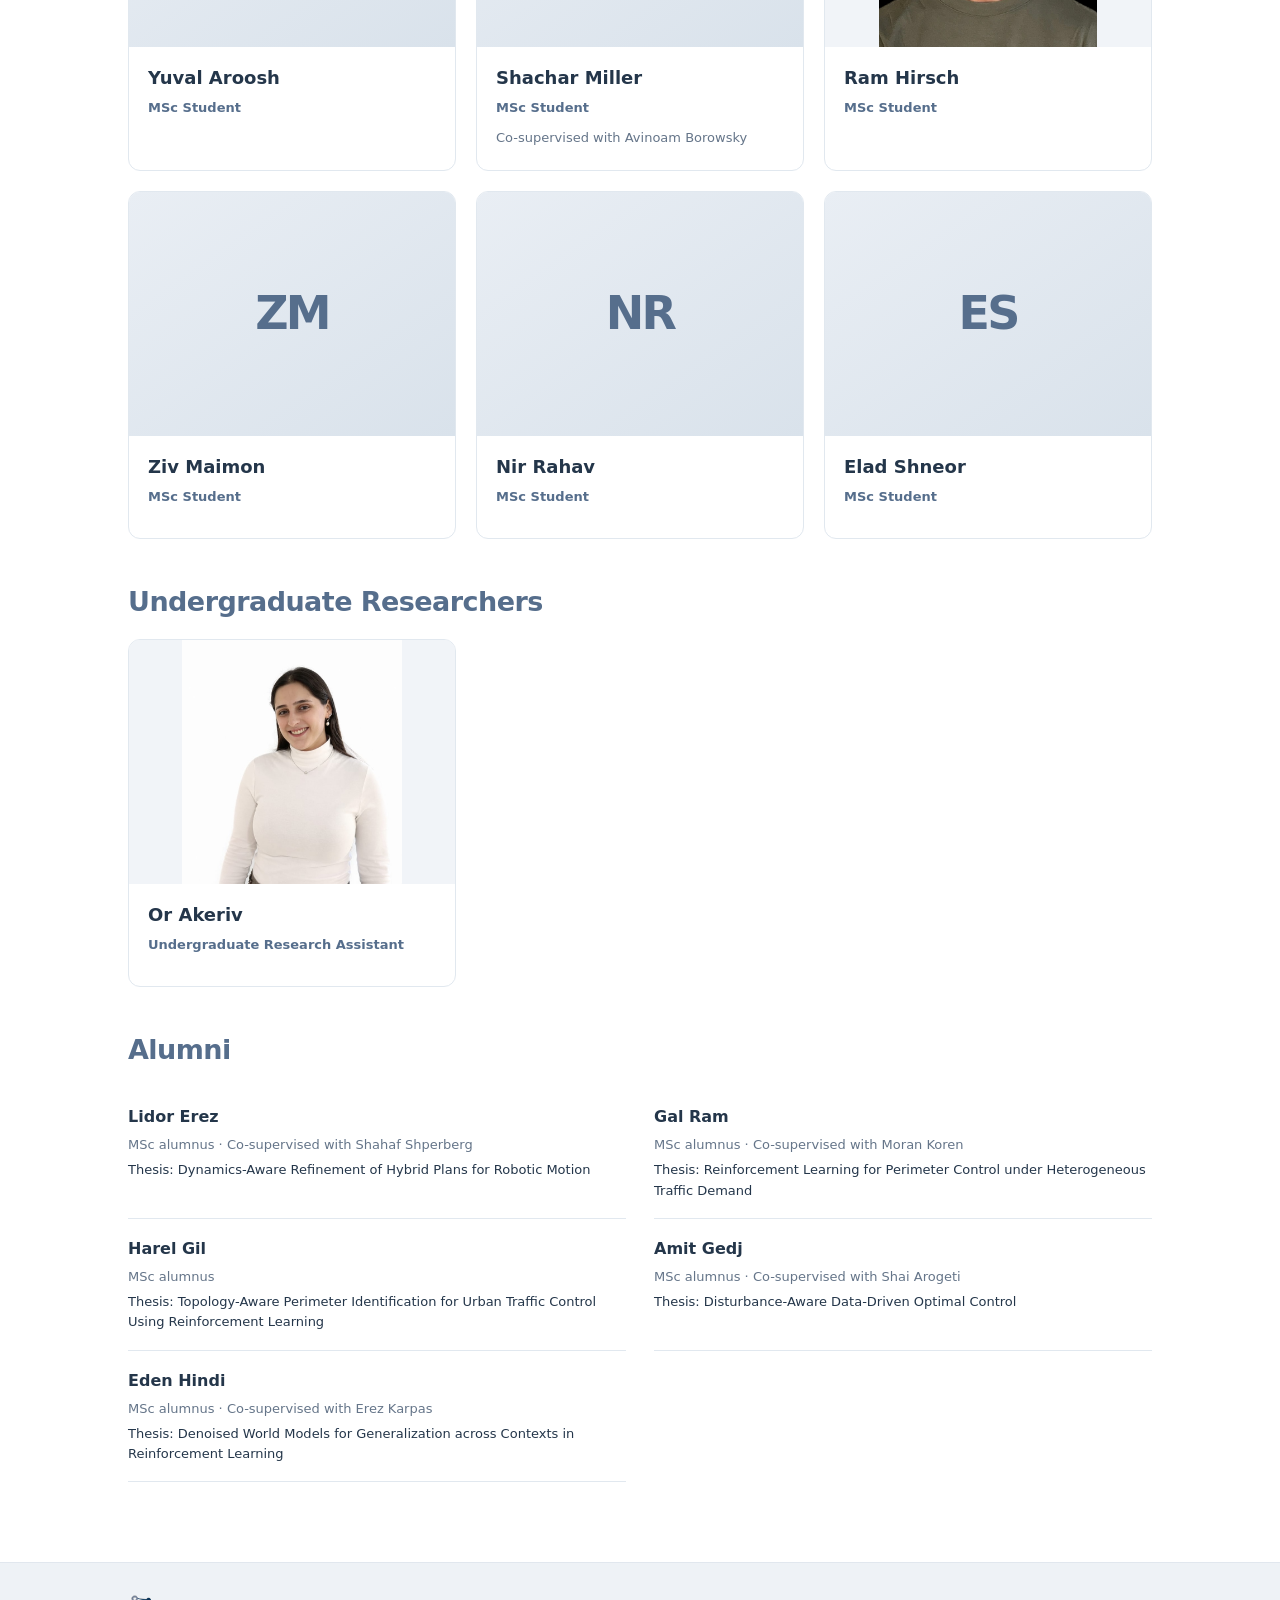
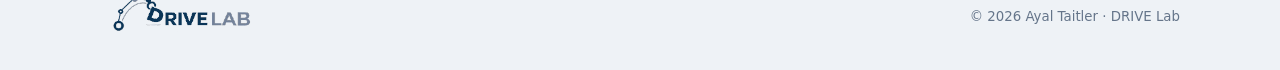
<file: people/index.html>
<!DOCTYPE html>
<html lang="en">
 <head>
  <meta charset="utf-8"/>
  <meta content="width=device-width,initial-scale=1" name="viewport"/>
  <title>
   People | Ayal Taitler
  </title>
  <link href="../assets/drive-icon.svg" rel="icon" type="image/svg+xml"/>
  <link href="../styles.css" rel="stylesheet"/>
  <style>
   .people-page{--blue:#566e8c;--ink:#24364a;--muted:#657589;--line:#e1e8ef;color:var(--ink)}
.people-page .people-container{max-width:1080px;margin:auto;padding:0 28px}
.people-page .people-hero{background:linear-gradient(180deg,#f5f8fb,#fff);padding:65px 0 42px}
.people-page .eyebrow{font-size:12px;letter-spacing:.15em;text-transform:uppercase;color:var(--blue);font-weight:700;margin:0 0 12px}
.people-page h1{font-size:clamp(36px,5vw,55px);letter-spacing:-.035em;line-height:1.15;margin:0 0 14px}
.people-page .intro{max-width:710px;color:var(--muted);font-size:17px;line-height:1.7;margin:0}
.people-page .people-body{padding-top:10px;padding-bottom:80px}
.people-page .group{padding-top:46px;scroll-margin-top:90px}
.people-page h2{font-size:27px;color:var(--blue);margin:0 0 20px;letter-spacing:-.02em}
.people-page .people-grid{display:grid;grid-template-columns:repeat(3,minmax(0,1fr));gap:20px}
.people-page .member{border:1px solid var(--line);border-radius:12px;overflow:hidden;background:#fff;min-width:0}
.people-page .avatar{aspect-ratio:4/3;background:linear-gradient(145deg,#e9eef4,#d9e2eb);display:flex;align-items:center;justify-content:center;color:#566e8c;font-size:46px;font-weight:650;letter-spacing:-.06em}
.people-page .avatar.photo{background:#f1f4f8}
.people-page .avatar.photo img{width:100%;height:100%;object-fit:contain}
.people-page .member-info{padding:19px 19px 21px}
.people-page .member h3{font-size:18px;margin:0 0 6px;line-height:1.35}
.people-page .role{font-size:13px;color:var(--blue);font-weight:650;margin:0 0 10px}
.people-page .detail{font-size:13px;color:var(--muted);line-height:1.6;margin:0}
.people-page .member-link{display:inline-block;margin-top:12px;color:var(--blue);font-weight:650;font-size:13px;text-decoration:none}
.people-page .member-link:hover{text-decoration:underline}
.people-page .alumni{display:grid;grid-template-columns:repeat(2,minmax(0,1fr));gap:0 28px}
.people-page .alumnus{border-bottom:1px solid var(--line);padding:17px 0}
.people-page .alumnus strong{display:block;font-size:16px;margin-bottom:5px}
.people-page .alumnus span{display:block;color:var(--muted);font-size:13px;line-height:1.55}
.people-page .alumnus .thesis{margin-top:5px;color:var(--ink)}
.people-page .note{font-size:13px;color:var(--muted);margin-top:22px;line-height:1.65}
@media(max-width:780px){.people-page .people-grid{grid-template-columns:repeat(2,minmax(0,1fr))}}
@media(max-width:560px){.people-page .people-container{padding:0 20px}
.people-page .people-hero{padding:44px 0 32px}
.people-page .people-grid,.people-page .alumni{grid-template-columns:1fr}
.people-page .group{padding-top:34px}}
  
.people-page .member h3 a{color:inherit;text-decoration:none}
.people-page .member h3 a:hover,.people-page .member h3 a:focus-visible{color:var(--blue);text-decoration:underline}
  </style>
 </head>
 <body>
  <header class="site-header">
   <div class="container header-inner">
    <a class="wordmark" href="../">
     Ayal Taitler
    </a>
    <a class="header-logo" href="../">
     <img alt="DRIVE Lab" src="../assets/drive-logo.svg"/>
    </a>
    <button aria-controls="navigation" aria-expanded="false" aria-label="Toggle navigation" class="menu-toggle">
     ☰
    </button>
    <nav aria-label="Main navigation" id="navigation">
     <a href="../">
      Home
     </a>
     <a href="../research/">
      Research
     </a>
     <a href="../publications/">
      Publications
     </a>
     <a aria-current="page" class="active" href="../people/">
      People
     </a>
     <a href="../teaching/">
      Teaching
     </a>
     <a href="../about/">
      About
     </a>
    </nav>
   </div>
  </header>
  <main class="people-page">
   <section class="people-hero">
    <div class="people-container">
     <p class="eyebrow">
      DRIVE Lab &middot; Ben-Gurion University of the Negev
     </p>
     <h1>
      People
     </h1>
     <p class="intro">
      Meet the researchers and students of DRIVE Lab, working on decision-making, robotics, and intelligent vehicles.
     </p>
    </div>
   </section>
   <div class="people-container people-body">
    <section class="group">
     <h2>
      Lab Director
     </h2>
     <div class="people-grid">
      <article class="member">
       <div class="avatar photo">
        <img alt="Ayal Taitler" src="../assets/ayal-photo.jpeg"/>
       </div>
       <div class="member-info">
        <h3>
         Ayal Taitler
        </h3>
        <p class="role">
         Lab Director &middot; Faculty
        </p>
        <a class="member-link" href="../about/">
         About &nearrow;
        </a>
       </div>
      </article>
     </div>
    </section>
    <section class="group">
     <h2>
      Postdoctoral Researchers
     </h2>
     <div class="people-grid">
      <article class="member">
       <div aria-label="Photo placeholder" class="avatar">
        SK
       </div>
       <div class="member-info">
        <h3>
         Dr. Santosh Kumar
        </h3>
        <p class="role">
         Postdoctoral Researcher
        </p>
       </div>
      </article>
     </div>
    </section>
    <section class="group">
     <h2>
      MSc Students
     </h2>
     <div class="people-grid">
      <article class="member">
       <div aria-label="Photo placeholder" class="avatar">
        YA
       </div>
       <div class="member-info">
        <h3>
         Yuval Aroosh
        </h3>
        <p class="role">
         MSc Student
        </p>
       </div>
      </article>
      <article class="member">
       <div aria-label="Photo placeholder" class="avatar">
        SM
       </div>
       <div class="member-info">
        <h3>
         Shachar Miller
        </h3>
        <p class="role">
         MSc Student
        </p>
        <p class="detail">
         Co-supervised with Avinoam Borowsky
        </p>
       </div>
      </article>
      <article class="member">
       <div class="avatar photo">
        <img alt="Ram Hirsch" src="../assets/people/ram_hirsch.jpeg"/>
       </div>
       <div class="member-info">
        <h3>
         <a href="https://ramhirsch111.github.io/ramhirsch.github.io/" rel="noopener noreferrer" target="_blank">
          Ram Hirsch
         </a>
        </h3>
        <p class="role">
         MSc Student
        </p>
       </div>
      </article>
      <article class="member">
       <div aria-label="Photo placeholder" class="avatar">
        ZM
       </div>
       <div class="member-info">
        <h3>
         Ziv Maimon
        </h3>
        <p class="role">
         MSc Student
        </p>
       </div>
      </article>
      <article class="member">
       <div aria-label="Photo placeholder" class="avatar">
        NR
       </div>
       <div class="member-info">
        <h3>
         Nir Rahav
        </h3>
        <p class="role">
         MSc Student
        </p>
       </div>
      </article>
      <article class="member">
       <div aria-label="Photo placeholder" class="avatar">
        ES
       </div>
       <div class="member-info">
        <h3>
         Elad Shneor
        </h3>
        <p class="role">
         MSc Student
        </p>
       </div>
      </article>
     </div>
    </section>
    <section class="group">
     <h2>
      Undergraduate Researchers
     </h2>
     <div class="people-grid">
      <article class="member">
       <div class="avatar photo">
        <img alt="Or Akeriv" src="../assets/people/or_akeriv.jpeg"/>
       </div>
       <div class="member-info">
        <h3>
          <a href="https://akerivor1.github.io/" rel="noopener noreferrer" target="_blank">
           Or Akeriv
          </a>
        </h3>
        <p class="role">
         Undergraduate Research Assistant
        </p>
       </div>
      </article>
     </div>
    </section>
    <section class="group">
     <h2>
      Alumni
     </h2>
     <div class="alumni">
      <div class="alumnus">
       <strong>
        Lidor Erez
       </strong>
       <span>
        MSc alumnus &middot; Co-supervised with Shahaf Shperberg
       </span>
       <span class="thesis">
        Thesis: Dynamics-Aware Refinement of Hybrid Plans for Robotic Motion
       </span>
      </div>
      <div class="alumnus">
       <strong>
        Gal Ram
       </strong>
       <span>
        MSc alumnus &middot; Co-supervised with Moran Koren
       </span>
       <span class="thesis">
        Thesis: Reinforcement Learning for Perimeter Control under Heterogeneous Traffic Demand
       </span>
      </div>
      <div class="alumnus">
       <strong>
        Harel Gil
       </strong>
       <span>
        MSc alumnus
       </span>
       <span class="thesis">
        Thesis: Topology-Aware Perimeter Identification for Urban Traffic Control Using Reinforcement Learning
       </span>
      </div>
      <div class="alumnus">
       <strong>
        Amit Gedj
       </strong>
       <span>
        MSc alumnus &middot; Co-supervised with Shai Arogeti
       </span>
       <span class="thesis">
        Thesis: Disturbance-Aware Data-Driven Optimal Control
       </span>
      </div>
      <div class="alumnus">
       <strong>
        Eden Hindi
       </strong>
       <span>
        MSc alumnus &middot; Co-supervised with Erez Karpas
       </span>
       <span class="thesis">
        Thesis: Denoised World Models for Generalization across Contexts in Reinforcement Learning
       </span>
      </div>
     </div>
    </section>
   </div>
  </main>
  <footer class="footer">
   <div class="container footer-inner">
    <img alt="DRIVE Lab" class="footer-logo" src="../assets/drive-footer.svg"/>
    <small>
     &copy;
     <span id="year">
     </span>
     Ayal Taitler &middot; DRIVE Lab
    </small>
   </div>
  </footer>
  <script src="../script.js">
  </script>
 </body>
</html>
</file>
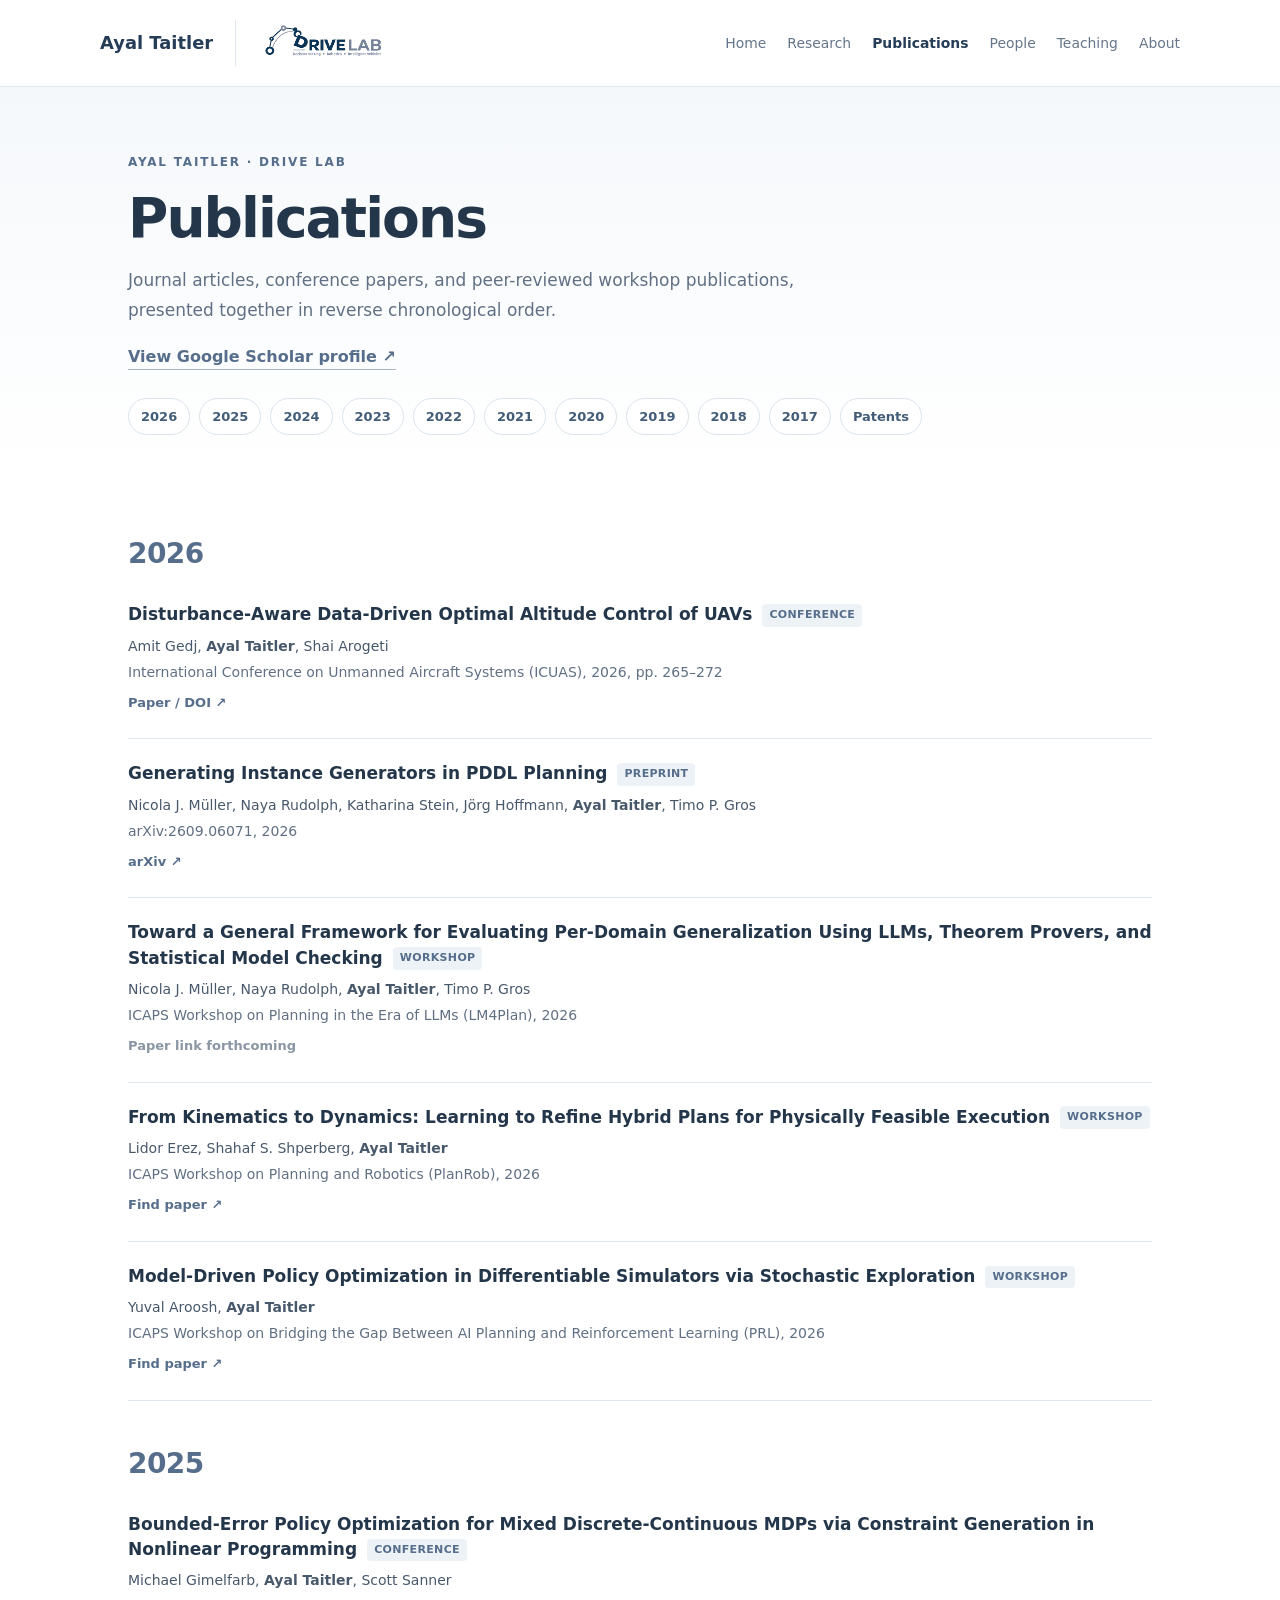
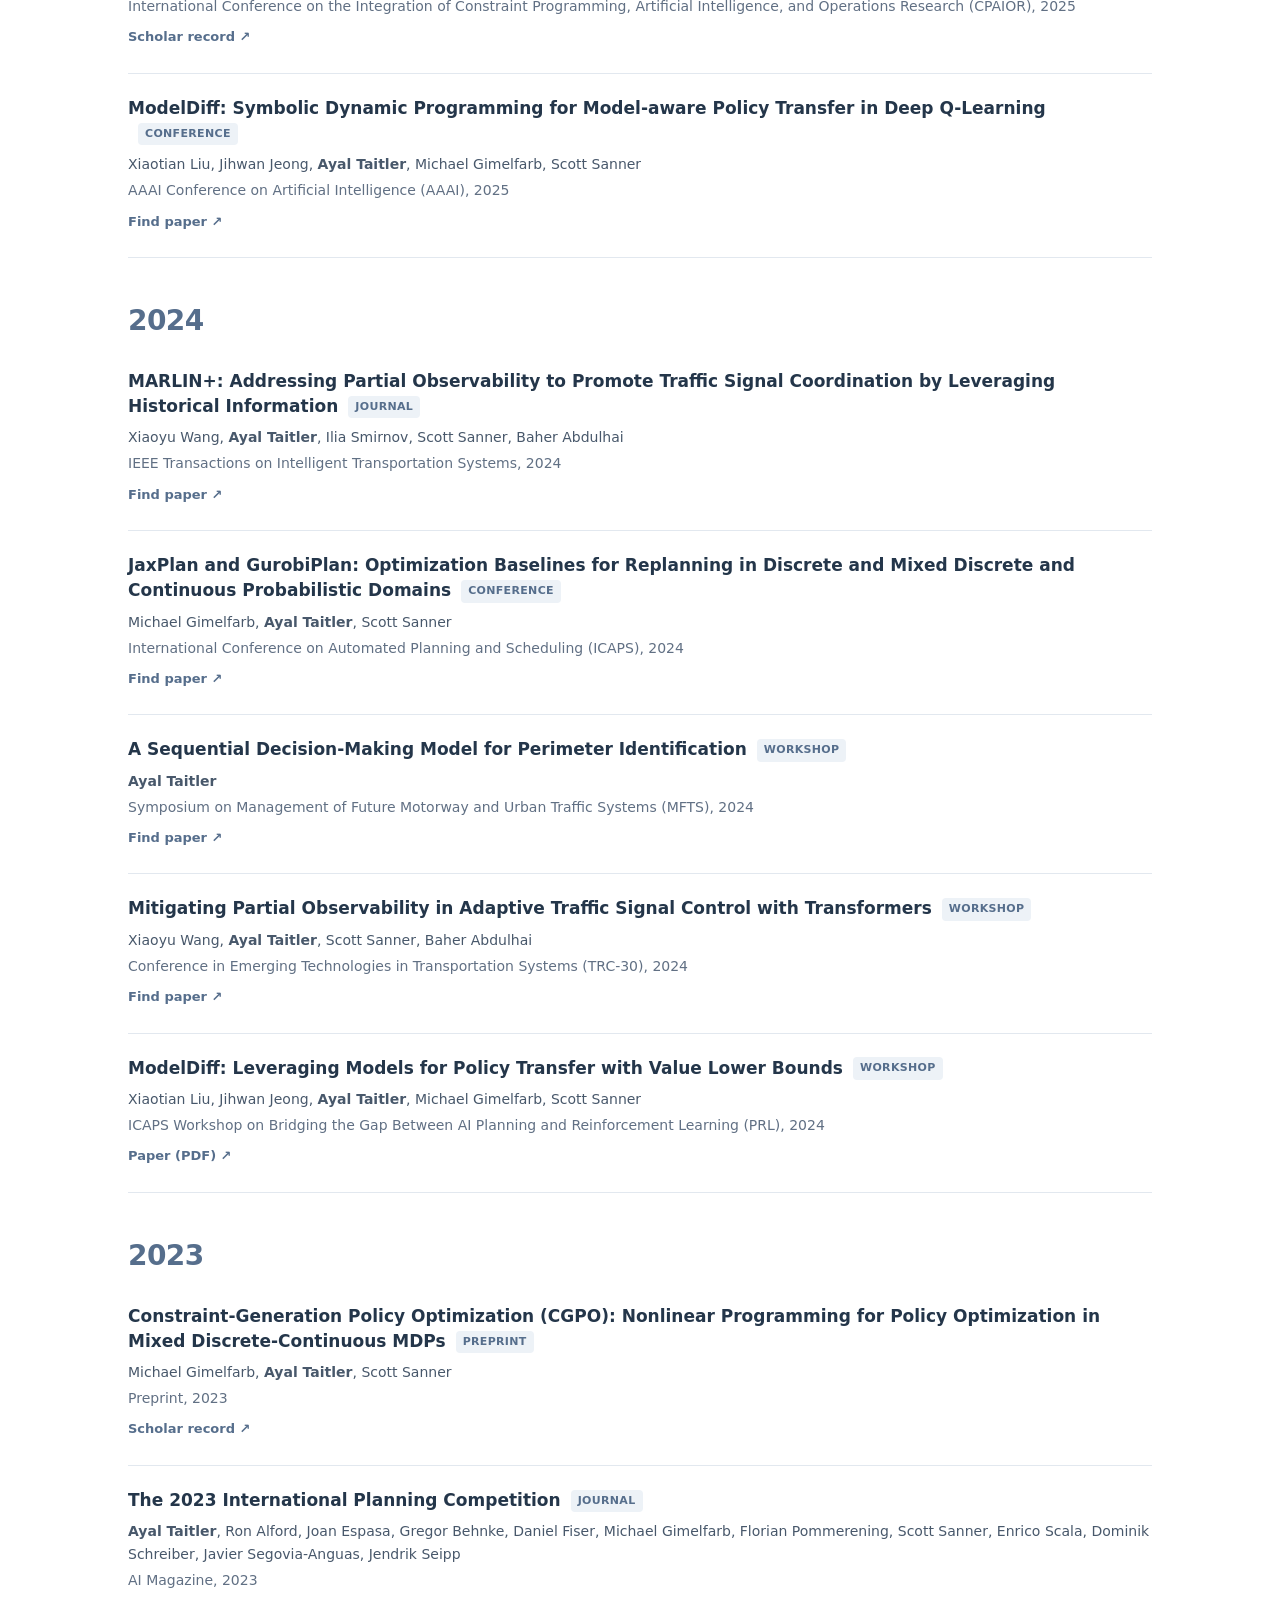
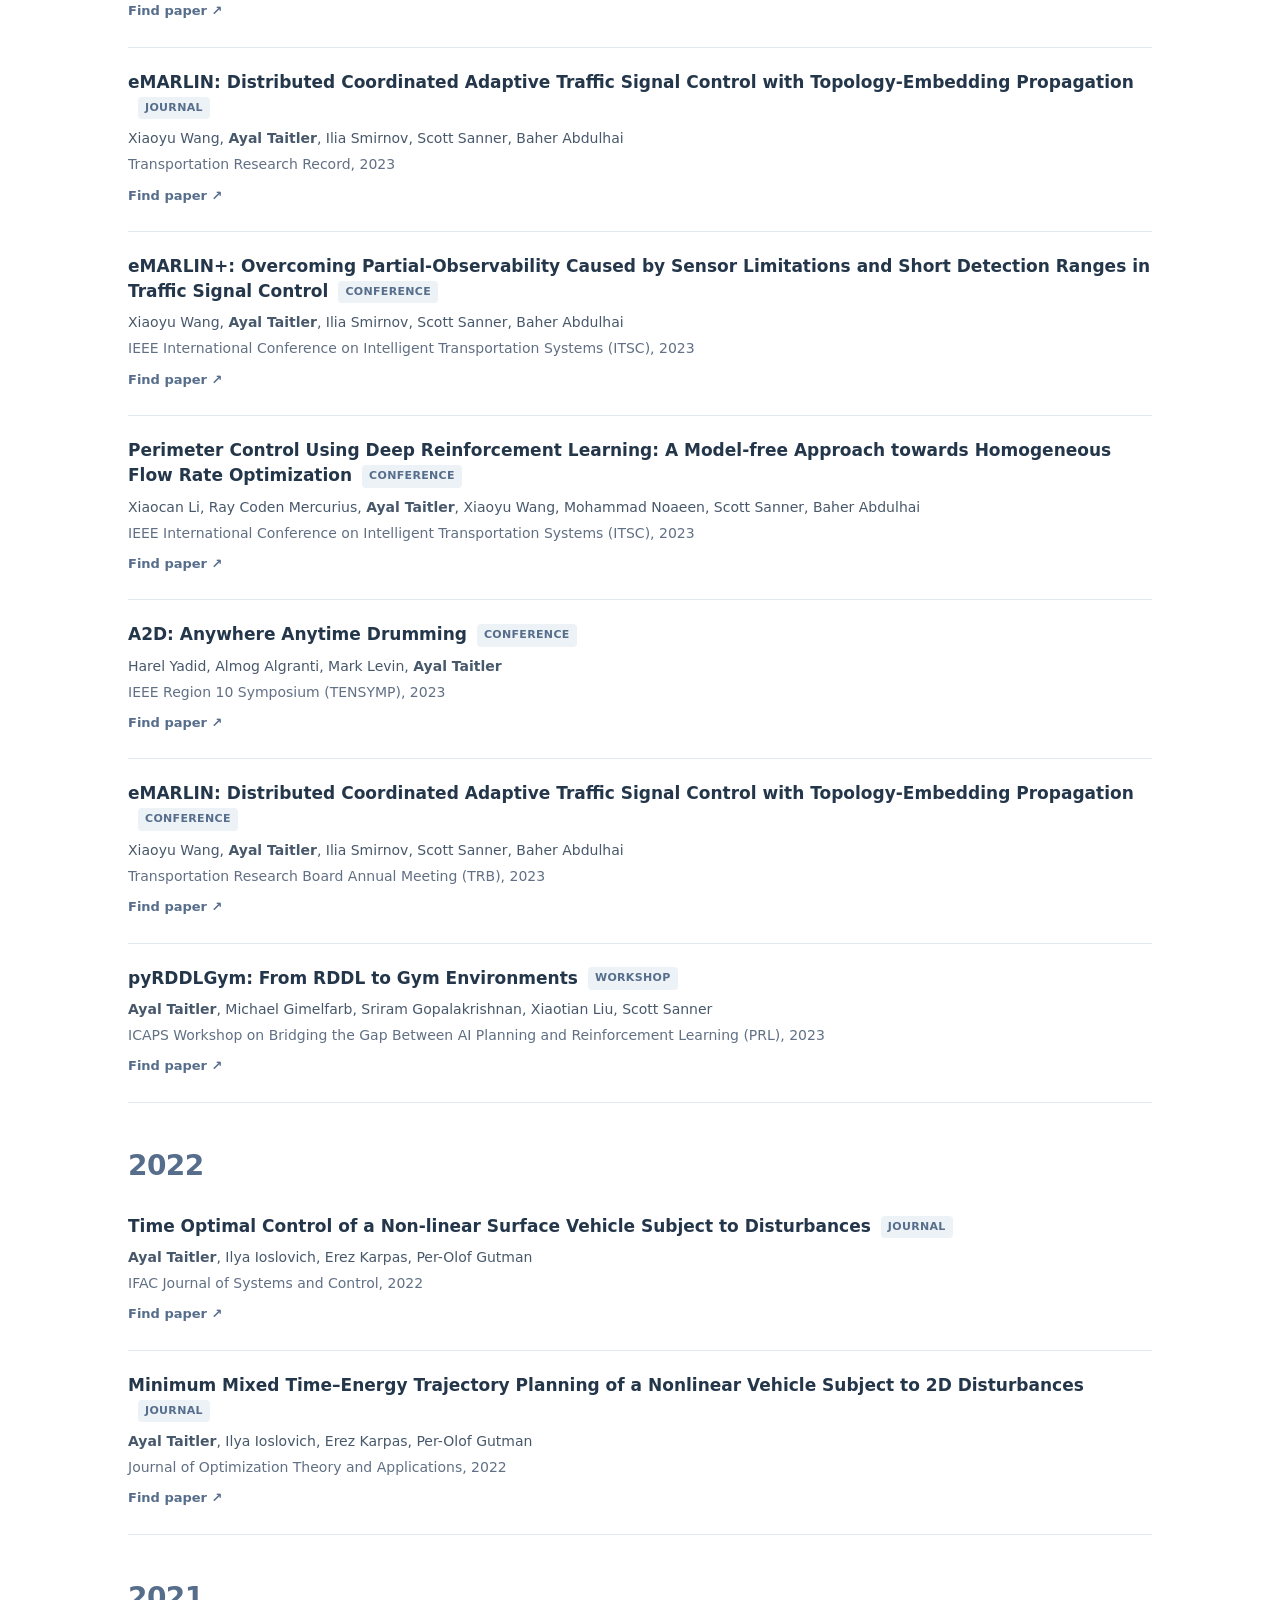
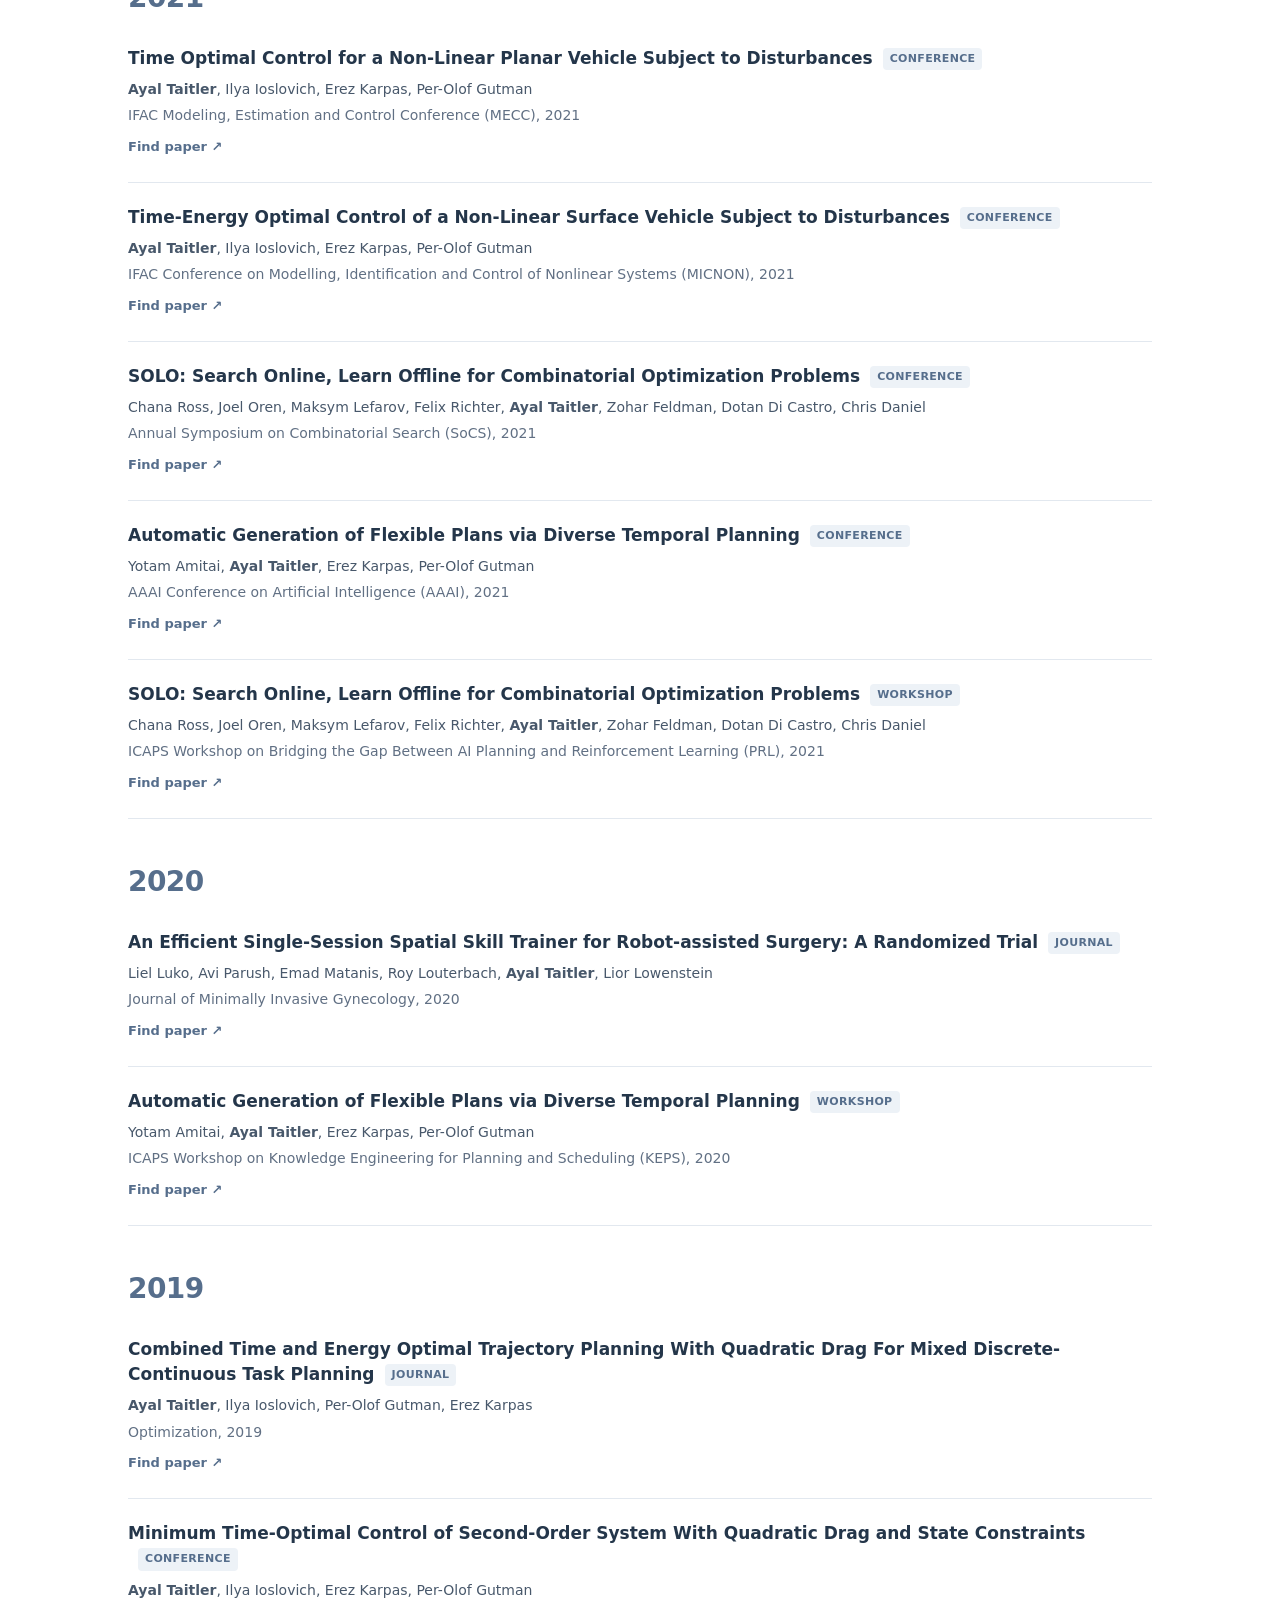
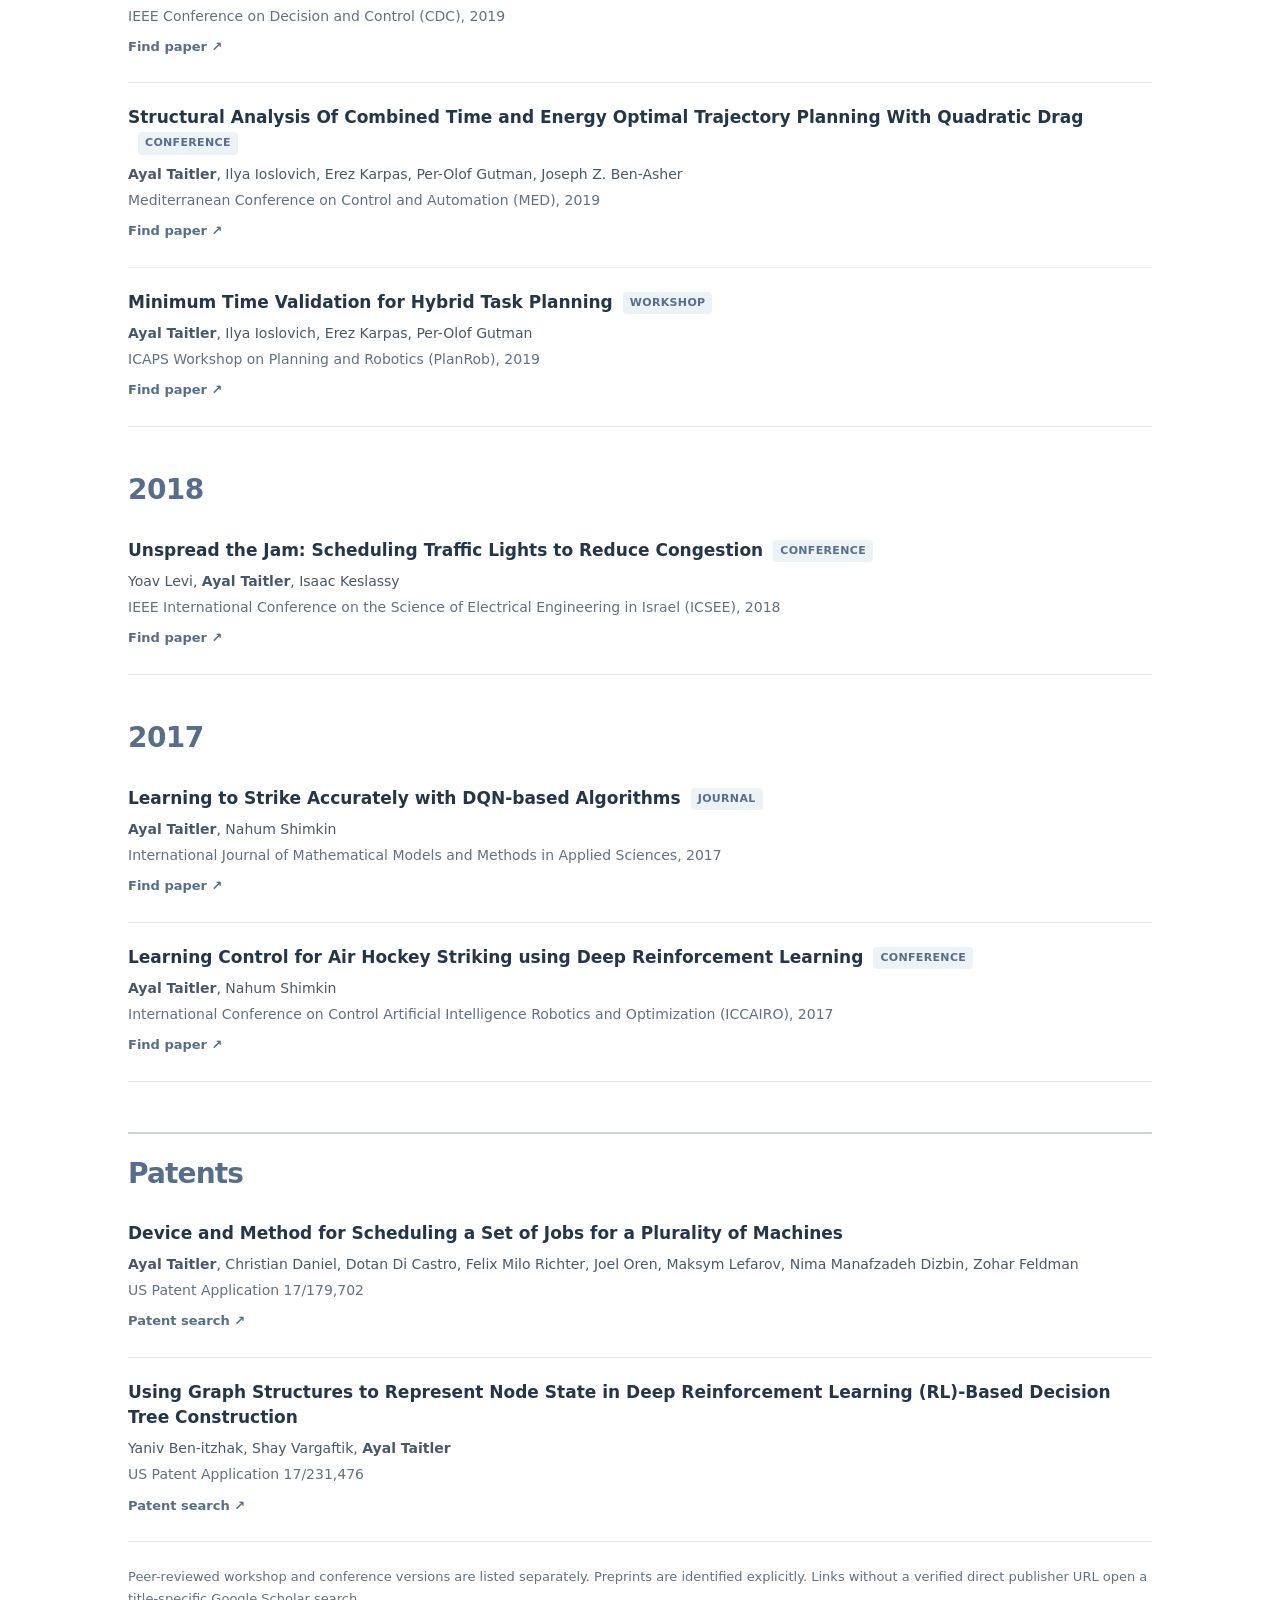
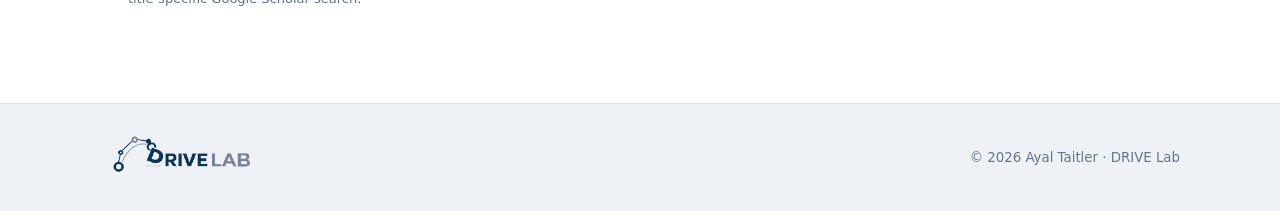
<file: publications/index.html>
<!doctype html><html lang="en"><head><meta charset="utf-8"><meta name="viewport" content="width=device-width,initial-scale=1"><meta name="theme-color" content="#566e8c"><meta name="description" content="Publications and patents of Ayal Taitler, DRIVE Lab, Ben-Gurion University of the Negev."><title>Publications | Ayal Taitler</title><link rel="icon" href="../assets/drive-icon.svg" type="image/svg+xml"><link rel="stylesheet" href="../styles.css"><style>
/* Publications page: self-contained, scoped to avoid dependency on site stylesheet changes. */
.pub-page{--pub-blue:#566e8c;--pub-ink:#24364a;--pub-muted:#617084;--pub-line:#e2e8ef;color:var(--pub-ink);font-family:inherit}
.pub-page .pub-container{max-width:1080px;margin:0 auto;padding:0 28px}
.pub-page .pub-hero{padding:66px 0 40px;background:linear-gradient(180deg,#f5f8fb,white)}
.pub-page .pub-eyebrow{font-size:12px;text-transform:uppercase;letter-spacing:.15em;font-weight:700;color:var(--pub-blue);margin:0 0 14px}
.pub-page h1{font-size:clamp(36px,5vw,55px);line-height:1.15;margin:0 0 16px;color:var(--pub-ink);letter-spacing:-.035em}
.pub-page .pub-lede{max-width:720px;font-size:17px;line-height:1.75;color:var(--pub-muted);margin:0 0 18px}
.pub-page .pub-scholar{color:var(--pub-blue);font-weight:650;text-decoration:none;border-bottom:1px solid #a7b5c5;padding-bottom:3px}
.pub-page .pub-years{display:flex;flex-wrap:wrap;gap:9px;margin-top:28px}
.pub-page .pub-years a{display:inline-flex;padding:7px 12px;border:1px solid #dbe4ed;border-radius:999px;color:#435d78;background:#fff;font-size:13px;text-decoration:none;font-weight:600}
.pub-page .pub-years a:hover{background:#edf2f7}
.pub-page .pub-body{padding-top:16px;padding-bottom:80px}
.pub-page .pub-year{padding-top:45px;scroll-margin-top:90px}
.pub-page .pub-year-heading{font-size:28px;color:var(--pub-blue);font-weight:700;margin:0 0 9px;letter-spacing:-.02em}
.pub-page .pub-item{padding:22px 0 23px;border-bottom:1px solid var(--pub-line)}
.pub-page .pub-title{font-size:17px;line-height:1.48;font-weight:700;margin:0 0 7px;color:var(--pub-ink)}
.pub-page .pub-title a{color:inherit;text-decoration:none}
.pub-page .pub-title a:hover{color:var(--pub-blue);text-decoration:underline;text-underline-offset:3px}
.pub-page .pub-authors{font-size:14px;line-height:1.65;color:#48586b;margin:0 0 3px}
.pub-page .pub-venue{font-size:14px;line-height:1.6;color:var(--pub-muted);margin:0}
.pub-page .pub-type{display:inline-block;font-size:11px;letter-spacing:.03em;text-transform:uppercase;font-weight:700;color:#566e8c;background:#edf2f7;border-radius:4px;padding:3px 7px;margin-left:10px;vertical-align:middle;white-space:nowrap}
.pub-page .pub-link{display:inline-block;margin-top:9px;color:var(--pub-blue);font-size:13px;font-weight:650;text-decoration:none}
.pub-page .pub-link:hover{text-decoration:underline}
.pub-page .pub-patents{margin-top:50px;padding-top:22px;border-top:2px solid #c7d2df;scroll-margin-top:90px}
.pub-page .pub-patents h2{font-size:28px;color:var(--pub-blue);margin:0 0 8px}
.pub-page .pub-note{font-size:13px;color:var(--pub-muted);margin-top:24px;line-height:1.7}
@media(max-width:680px){.pub-page .pub-container{padding:0 20px}.pub-page .pub-hero{padding:43px 0 30px}.pub-page .pub-year{padding-top:32px}.pub-page .pub-title{font-size:16px}.pub-page .pub-type{margin-left:6px}}
</style></head><body><header class="site-header"><div class="container header-inner"><a class="wordmark" href="../">Ayal Taitler</a><a aria-label="DRIVE Lab — home" class="header-logo" href="../"><img alt="DRIVE Lab" src="../assets/drive-logo.svg"></a><button aria-controls="navigation" aria-expanded="false" aria-label="Toggle navigation" class="menu-toggle" type="button">☰</button><nav aria-label="Main navigation" id="navigation"><a href="../">Home</a><a href="../research/">Research</a><a aria-current="page" class="active" href="../publications/">Publications</a><a href="../people/">People</a><a href="../teaching/">Teaching</a><a href="../about/">About</a></nav></div></header><main class="pub-page"><section class="pub-hero"><div class="pub-container"><p class="pub-eyebrow">Ayal Taitler · DRIVE Lab</p><h1>Publications</h1><p class="pub-lede">Journal articles, conference papers, and peer-reviewed workshop publications, presented together in reverse chronological order.</p><a class="pub-scholar" href="https://scholar.google.com/citations?user=QAtAZAUAAAAJ&amp;hl=en" target="_blank" rel="noopener noreferrer">View Google Scholar profile ↗</a><nav class="pub-years" aria-label="Jump to publication year"><a href="#pub-2026">2026</a><a href="#pub-2025">2025</a><a href="#pub-2024">2024</a><a href="#pub-2023">2023</a><a href="#pub-2022">2022</a><a href="#pub-2021">2021</a><a href="#pub-2020">2020</a><a href="#pub-2019">2019</a><a href="#pub-2018">2018</a><a href="#pub-2017">2017</a><a href="#patents">Patents</a></nav></div></section><div class="pub-container pub-body"><section class="pub-year" id="pub-2026"><h2 class="pub-year-heading">2026</h2><article class="pub-item"><h3 class="pub-title"><a href="https://doi.org/10.1109/ICUAS69441.2026.11598569" target="_blank" rel="noopener noreferrer">Disturbance-Aware Data-Driven Optimal Altitude Control of UAVs</a><span class="pub-type">Conference</span></h3><p class="pub-authors">Amit Gedj, <strong>Ayal Taitler</strong>, Shai Arogeti</p><p class="pub-venue">International Conference on Unmanned Aircraft Systems (ICUAS), 2026, pp. 265–272</p><a class="pub-link" href="https://doi.org/10.1109/ICUAS69441.2026.11598569" target="_blank" rel="noopener noreferrer">Paper / DOI ↗</a></article><article class="pub-item"><h3 class="pub-title"><a href="https://arxiv.org/abs/2609.06071" target="_blank" rel="noopener noreferrer">Generating Instance Generators in PDDL Planning</a><span class="pub-type">Preprint</span></h3><p class="pub-authors">Nicola J. Müller, Naya Rudolph, Katharina Stein, Jörg Hoffmann, <strong>Ayal Taitler</strong>, Timo P. Gros</p><p class="pub-venue">arXiv:2609.06071, 2026</p><a class="pub-link" href="https://arxiv.org/abs/2609.06071" target="_blank" rel="noopener noreferrer">arXiv ↗</a></article><article class="pub-item"><h3 class="pub-title">Toward a General Framework for Evaluating Per-Domain Generalization Using LLMs, Theorem Provers, and Statistical Model Checking<span class="pub-type">Workshop</span></h3><p class="pub-authors">Nicola J. Müller, Naya Rudolph, <strong>Ayal Taitler</strong>, Timo P. Gros</p><p class="pub-venue">ICAPS Workshop on Planning in the Era of LLMs (LM4Plan), 2026</p><span class="pub-link" style="color:#8a96a4">Paper link forthcoming</span></article><article class="pub-item"><h3 class="pub-title"><a href="https://scholar.google.com/scholar?q=%22From%20Kinematics%20to%20Dynamics%3A%20Learning%20to%20Refine%20Hybrid%20Plans%20for%20Physically%20Feasible%20Execution%22" target="_blank" rel="noopener noreferrer">From Kinematics to Dynamics: Learning to Refine Hybrid Plans for Physically Feasible Execution</a><span class="pub-type">Workshop</span></h3><p class="pub-authors">Lidor Erez, Shahaf S. Shperberg, <strong>Ayal Taitler</strong></p><p class="pub-venue">ICAPS Workshop on Planning and Robotics (PlanRob), 2026</p><a class="pub-link" href="https://scholar.google.com/scholar?q=%22From%20Kinematics%20to%20Dynamics%3A%20Learning%20to%20Refine%20Hybrid%20Plans%20for%20Physically%20Feasible%20Execution%22" target="_blank" rel="noopener noreferrer">Find paper ↗</a></article><article class="pub-item"><h3 class="pub-title"><a href="https://scholar.google.com/scholar?q=Model-Driven+Policy+Optimization+in+Differentiable+Simulators+via+Stochastic+Exploration+Aroosh+Taitler" target="_blank" rel="noopener noreferrer">Model-Driven Policy Optimization in Differentiable Simulators via Stochastic Exploration</a><span class="pub-type">Workshop</span></h3><p class="pub-authors">Yuval Aroosh, <strong>Ayal Taitler</strong></p><p class="pub-venue">ICAPS Workshop on Bridging the Gap Between AI Planning and Reinforcement Learning (PRL), 2026</p><a class="pub-link" href="https://scholar.google.com/scholar?q=Model-Driven+Policy+Optimization+in+Differentiable+Simulators+via+Stochastic+Exploration+Aroosh+Taitler" target="_blank" rel="noopener noreferrer">Find paper ↗</a></article></section><section class="pub-year" id="pub-2025"><h2 class="pub-year-heading">2025</h2><article class="pub-item"><h3 class="pub-title"><a href="https://scholar.google.com/citations?view_op=view_citation&amp;hl=en&amp;user=QAtAZAUAAAAJ&amp;sortby=pubdate&amp;citation_for_view=QAtAZAUAAAAJ:Wp0gIr-vW9MC" target="_blank" rel="noopener noreferrer">Bounded-Error Policy Optimization for Mixed Discrete-Continuous MDPs via Constraint Generation in Nonlinear Programming</a><span class="pub-type">Conference</span></h3><p class="pub-authors">Michael Gimelfarb, <strong>Ayal Taitler</strong>, Scott Sanner</p><p class="pub-venue">International Conference on the Integration of Constraint Programming, Artificial Intelligence, and Operations Research (CPAIOR), 2025</p><a class="pub-link" href="https://scholar.google.com/citations?view_op=view_citation&amp;hl=en&amp;user=QAtAZAUAAAAJ&amp;sortby=pubdate&amp;citation_for_view=QAtAZAUAAAAJ:Wp0gIr-vW9MC" target="_blank" rel="noopener noreferrer">Scholar record ↗</a></article><article class="pub-item"><h3 class="pub-title"><a href="https://scholar.google.com/scholar?q=%22ModelDiff%3A%20Symbolic%20Dynamic%20Programming%20for%20Model-aware%20Policy%20Transfer%20in%20Deep%20Q-Learning%22" target="_blank" rel="noopener noreferrer">ModelDiff: Symbolic Dynamic Programming for Model-aware Policy Transfer in Deep Q-Learning</a><span class="pub-type">Conference</span></h3><p class="pub-authors">Xiaotian Liu, Jihwan Jeong, <strong>Ayal Taitler</strong>, Michael Gimelfarb, Scott Sanner</p><p class="pub-venue">AAAI Conference on Artificial Intelligence (AAAI), 2025</p><a class="pub-link" href="https://scholar.google.com/scholar?q=%22ModelDiff%3A%20Symbolic%20Dynamic%20Programming%20for%20Model-aware%20Policy%20Transfer%20in%20Deep%20Q-Learning%22" target="_blank" rel="noopener noreferrer">Find paper ↗</a></article></section><section class="pub-year" id="pub-2024"><h2 class="pub-year-heading">2024</h2><article class="pub-item"><h3 class="pub-title"><a href="https://scholar.google.com/scholar?q=%22MARLIN%2B%3A%20Addressing%20Partial%20Observability%20to%20Promote%20Traffic%20Signal%20Coordination%20by%20Leveraging%20Historical%20Information%22" target="_blank" rel="noopener noreferrer">MARLIN+: Addressing Partial Observability to Promote Traffic Signal Coordination by Leveraging Historical Information</a><span class="pub-type">Journal</span></h3><p class="pub-authors">Xiaoyu Wang, <strong>Ayal Taitler</strong>, Ilia Smirnov, Scott Sanner, Baher Abdulhai</p><p class="pub-venue">IEEE Transactions on Intelligent Transportation Systems, 2024</p><a class="pub-link" href="https://scholar.google.com/scholar?q=%22MARLIN%2B%3A%20Addressing%20Partial%20Observability%20to%20Promote%20Traffic%20Signal%20Coordination%20by%20Leveraging%20Historical%20Information%22" target="_blank" rel="noopener noreferrer">Find paper ↗</a></article><article class="pub-item"><h3 class="pub-title"><a href="https://scholar.google.com/scholar?q=%22JaxPlan%20and%20GurobiPlan%3A%20Optimization%20Baselines%20for%20Replanning%20in%20Discrete%20and%20Mixed%20Discrete%20and%20Continuous%20Probabilistic%20Domains%22" target="_blank" rel="noopener noreferrer">JaxPlan and GurobiPlan: Optimization Baselines for Replanning in Discrete and Mixed Discrete and Continuous Probabilistic Domains</a><span class="pub-type">Conference</span></h3><p class="pub-authors">Michael Gimelfarb, <strong>Ayal Taitler</strong>, Scott Sanner</p><p class="pub-venue">International Conference on Automated Planning and Scheduling (ICAPS), 2024</p><a class="pub-link" href="https://scholar.google.com/scholar?q=%22JaxPlan%20and%20GurobiPlan%3A%20Optimization%20Baselines%20for%20Replanning%20in%20Discrete%20and%20Mixed%20Discrete%20and%20Continuous%20Probabilistic%20Domains%22" target="_blank" rel="noopener noreferrer">Find paper ↗</a></article><article class="pub-item"><h3 class="pub-title"><a href="https://scholar.google.com/scholar?q=%22A%20Sequential%20Decision-Making%20Model%20for%20Perimeter%20Identification%22" target="_blank" rel="noopener noreferrer">A Sequential Decision-Making Model for Perimeter Identification</a><span class="pub-type">Workshop</span></h3><p class="pub-authors"><strong>Ayal Taitler</strong></p><p class="pub-venue">Symposium on Management of Future Motorway and Urban Traffic Systems (MFTS), 2024</p><a class="pub-link" href="https://scholar.google.com/scholar?q=%22A%20Sequential%20Decision-Making%20Model%20for%20Perimeter%20Identification%22" target="_blank" rel="noopener noreferrer">Find paper ↗</a></article><article class="pub-item"><h3 class="pub-title"><a href="https://scholar.google.com/scholar?q=%22Mitigating%20Partial%20Observability%20in%20Adaptive%20Traffic%20Signal%20Control%20with%20Transformers%22" target="_blank" rel="noopener noreferrer">Mitigating Partial Observability in Adaptive Traffic Signal Control with Transformers</a><span class="pub-type">Workshop</span></h3><p class="pub-authors">Xiaoyu Wang, <strong>Ayal Taitler</strong>, Scott Sanner, Baher Abdulhai</p><p class="pub-venue">Conference in Emerging Technologies in Transportation Systems (TRC-30), 2024</p><a class="pub-link" href="https://scholar.google.com/scholar?q=%22Mitigating%20Partial%20Observability%20in%20Adaptive%20Traffic%20Signal%20Control%20with%20Transformers%22" target="_blank" rel="noopener noreferrer">Find paper ↗</a></article><article class="pub-item"><h3 class="pub-title"><a href="https://prl-theworkshop.github.io/prl2024-icaps/papers/5.pdf" target="_blank" rel="noopener noreferrer">ModelDiff: Leveraging Models for Policy Transfer with Value Lower Bounds</a><span class="pub-type">Workshop</span></h3><p class="pub-authors">Xiaotian Liu, Jihwan Jeong, <strong>Ayal Taitler</strong>, Michael Gimelfarb, Scott Sanner</p><p class="pub-venue">ICAPS Workshop on Bridging the Gap Between AI Planning and Reinforcement Learning (PRL), 2024</p><a class="pub-link" href="https://prl-theworkshop.github.io/prl2024-icaps/papers/5.pdf" target="_blank" rel="noopener noreferrer">Paper (PDF) ↗</a></article></section><section class="pub-year" id="pub-2023"><h2 class="pub-year-heading">2023</h2><article class="pub-item"><h3 class="pub-title"><a href="https://scholar.google.com/citations?view_op=view_citation&amp;hl=en&amp;user=QAtAZAUAAAAJ&amp;sortby=pubdate&amp;citation_for_view=QAtAZAUAAAAJ:kNdYIx-mwKoC" target="_blank" rel="noopener noreferrer">Constraint-Generation Policy Optimization (CGPO): Nonlinear Programming for Policy Optimization in Mixed Discrete-Continuous MDPs</a><span class="pub-type">Preprint</span></h3><p class="pub-authors">Michael Gimelfarb, <strong>Ayal Taitler</strong>, Scott Sanner</p><p class="pub-venue">Preprint, 2023</p><a class="pub-link" href="https://scholar.google.com/citations?view_op=view_citation&amp;hl=en&amp;user=QAtAZAUAAAAJ&amp;sortby=pubdate&amp;citation_for_view=QAtAZAUAAAAJ:kNdYIx-mwKoC" target="_blank" rel="noopener noreferrer">Scholar record ↗</a></article><article class="pub-item"><h3 class="pub-title"><a href="https://scholar.google.com/scholar?q=%22The%202023%20International%20Planning%20Competition%22" target="_blank" rel="noopener noreferrer">The 2023 International Planning Competition</a><span class="pub-type">Journal</span></h3><p class="pub-authors"><strong>Ayal Taitler</strong>, Ron Alford, Joan Espasa, Gregor Behnke, Daniel Fiser, Michael Gimelfarb, Florian Pommerening, Scott Sanner, Enrico Scala, Dominik Schreiber, Javier Segovia-Anguas, Jendrik Seipp</p><p class="pub-venue">AI Magazine, 2023</p><a class="pub-link" href="https://scholar.google.com/scholar?q=%22The%202023%20International%20Planning%20Competition%22" target="_blank" rel="noopener noreferrer">Find paper ↗</a></article><article class="pub-item"><h3 class="pub-title"><a href="https://scholar.google.com/scholar?q=%22eMARLIN%3A%20Distributed%20Coordinated%20Adaptive%20Traffic%20Signal%20Control%20with%20Topology-Embedding%20Propagation%22" target="_blank" rel="noopener noreferrer">eMARLIN: Distributed Coordinated Adaptive Traffic Signal Control with Topology-Embedding Propagation</a><span class="pub-type">Journal</span></h3><p class="pub-authors">Xiaoyu Wang, <strong>Ayal Taitler</strong>, Ilia Smirnov, Scott Sanner, Baher Abdulhai</p><p class="pub-venue">Transportation Research Record, 2023</p><a class="pub-link" href="https://scholar.google.com/scholar?q=%22eMARLIN%3A%20Distributed%20Coordinated%20Adaptive%20Traffic%20Signal%20Control%20with%20Topology-Embedding%20Propagation%22" target="_blank" rel="noopener noreferrer">Find paper ↗</a></article><article class="pub-item"><h3 class="pub-title"><a href="https://scholar.google.com/scholar?q=%22eMARLIN%2B%3A%20Overcoming%20Partial-Observability%20Caused%20by%20Sensor%20Limitations%20and%20Short%20Detection%20Ranges%20in%20Traffic%20Signal%20Control%22" target="_blank" rel="noopener noreferrer">eMARLIN+: Overcoming Partial-Observability Caused by Sensor Limitations and Short Detection Ranges in Traffic Signal Control</a><span class="pub-type">Conference</span></h3><p class="pub-authors">Xiaoyu Wang, <strong>Ayal Taitler</strong>, Ilia Smirnov, Scott Sanner, Baher Abdulhai</p><p class="pub-venue">IEEE International Conference on Intelligent Transportation Systems (ITSC), 2023</p><a class="pub-link" href="https://scholar.google.com/scholar?q=%22eMARLIN%2B%3A%20Overcoming%20Partial-Observability%20Caused%20by%20Sensor%20Limitations%20and%20Short%20Detection%20Ranges%20in%20Traffic%20Signal%20Control%22" target="_blank" rel="noopener noreferrer">Find paper ↗</a></article><article class="pub-item"><h3 class="pub-title"><a href="https://scholar.google.com/scholar?q=%22Perimeter%20Control%20Using%20Deep%20Reinforcement%20Learning%3A%20A%20Model-free%20Approach%20towards%20Homogeneous%20Flow%20Rate%20Optimization%22" target="_blank" rel="noopener noreferrer">Perimeter Control Using Deep Reinforcement Learning: A Model-free Approach towards Homogeneous Flow Rate Optimization</a><span class="pub-type">Conference</span></h3><p class="pub-authors">Xiaocan Li, Ray Coden Mercurius, <strong>Ayal Taitler</strong>, Xiaoyu Wang, Mohammad Noaeen, Scott Sanner, Baher Abdulhai</p><p class="pub-venue">IEEE International Conference on Intelligent Transportation Systems (ITSC), 2023</p><a class="pub-link" href="https://scholar.google.com/scholar?q=%22Perimeter%20Control%20Using%20Deep%20Reinforcement%20Learning%3A%20A%20Model-free%20Approach%20towards%20Homogeneous%20Flow%20Rate%20Optimization%22" target="_blank" rel="noopener noreferrer">Find paper ↗</a></article><article class="pub-item"><h3 class="pub-title"><a href="https://scholar.google.com/scholar?q=%22A2D%3A%20Anywhere%20Anytime%20Drumming%22" target="_blank" rel="noopener noreferrer">A2D: Anywhere Anytime Drumming</a><span class="pub-type">Conference</span></h3><p class="pub-authors">Harel Yadid, Almog Algranti, Mark Levin, <strong>Ayal Taitler</strong></p><p class="pub-venue">IEEE Region 10 Symposium (TENSYMP), 2023</p><a class="pub-link" href="https://scholar.google.com/scholar?q=%22A2D%3A%20Anywhere%20Anytime%20Drumming%22" target="_blank" rel="noopener noreferrer">Find paper ↗</a></article><article class="pub-item"><h3 class="pub-title"><a href="https://scholar.google.com/scholar?q=%22eMARLIN%3A%20Distributed%20Coordinated%20Adaptive%20Traffic%20Signal%20Control%20with%20Topology-Embedding%20Propagation%22" target="_blank" rel="noopener noreferrer">eMARLIN: Distributed Coordinated Adaptive Traffic Signal Control with Topology-Embedding Propagation</a><span class="pub-type">Conference</span></h3><p class="pub-authors">Xiaoyu Wang, <strong>Ayal Taitler</strong>, Ilia Smirnov, Scott Sanner, Baher Abdulhai</p><p class="pub-venue">Transportation Research Board Annual Meeting (TRB), 2023</p><a class="pub-link" href="https://scholar.google.com/scholar?q=%22eMARLIN%3A%20Distributed%20Coordinated%20Adaptive%20Traffic%20Signal%20Control%20with%20Topology-Embedding%20Propagation%22" target="_blank" rel="noopener noreferrer">Find paper ↗</a></article><article class="pub-item"><h3 class="pub-title"><a href="https://scholar.google.com/scholar?q=%22pyRDDLGym%3A%20From%20RDDL%20to%20Gym%20Environments%22" target="_blank" rel="noopener noreferrer">pyRDDLGym: From RDDL to Gym Environments</a><span class="pub-type">Workshop</span></h3><p class="pub-authors"><strong>Ayal Taitler</strong>, Michael Gimelfarb, Sriram Gopalakrishnan, Xiaotian Liu, Scott Sanner</p><p class="pub-venue">ICAPS Workshop on Bridging the Gap Between AI Planning and Reinforcement Learning (PRL), 2023</p><a class="pub-link" href="https://scholar.google.com/scholar?q=%22pyRDDLGym%3A%20From%20RDDL%20to%20Gym%20Environments%22" target="_blank" rel="noopener noreferrer">Find paper ↗</a></article></section><section class="pub-year" id="pub-2022"><h2 class="pub-year-heading">2022</h2><article class="pub-item"><h3 class="pub-title"><a href="https://scholar.google.com/scholar?q=%22Time%20Optimal%20Control%20of%20a%20Non-linear%20Surface%20Vehicle%20Subject%20to%20Disturbances%22" target="_blank" rel="noopener noreferrer">Time Optimal Control of a Non-linear Surface Vehicle Subject to Disturbances</a><span class="pub-type">Journal</span></h3><p class="pub-authors"><strong>Ayal Taitler</strong>, Ilya Ioslovich, Erez Karpas, Per-Olof Gutman</p><p class="pub-venue">IFAC Journal of Systems and Control, 2022</p><a class="pub-link" href="https://scholar.google.com/scholar?q=%22Time%20Optimal%20Control%20of%20a%20Non-linear%20Surface%20Vehicle%20Subject%20to%20Disturbances%22" target="_blank" rel="noopener noreferrer">Find paper ↗</a></article><article class="pub-item"><h3 class="pub-title"><a href="https://scholar.google.com/scholar?q=%22Minimum%20Mixed%20Time%E2%80%93Energy%20Trajectory%20Planning%20of%20a%20Nonlinear%20Vehicle%20Subject%20to%202D%20Disturbances%22" target="_blank" rel="noopener noreferrer">Minimum Mixed Time–Energy Trajectory Planning of a Nonlinear Vehicle Subject to 2D Disturbances</a><span class="pub-type">Journal</span></h3><p class="pub-authors"><strong>Ayal Taitler</strong>, Ilya Ioslovich, Erez Karpas, Per-Olof Gutman</p><p class="pub-venue">Journal of Optimization Theory and Applications, 2022</p><a class="pub-link" href="https://scholar.google.com/scholar?q=%22Minimum%20Mixed%20Time%E2%80%93Energy%20Trajectory%20Planning%20of%20a%20Nonlinear%20Vehicle%20Subject%20to%202D%20Disturbances%22" target="_blank" rel="noopener noreferrer">Find paper ↗</a></article></section><section class="pub-year" id="pub-2021"><h2 class="pub-year-heading">2021</h2><article class="pub-item"><h3 class="pub-title"><a href="https://scholar.google.com/scholar?q=%22Time%20Optimal%20Control%20for%20a%20Non-Linear%20Planar%20Vehicle%20Subject%20to%20Disturbances%22" target="_blank" rel="noopener noreferrer">Time Optimal Control for a Non-Linear Planar Vehicle Subject to Disturbances</a><span class="pub-type">Conference</span></h3><p class="pub-authors"><strong>Ayal Taitler</strong>, Ilya Ioslovich, Erez Karpas, Per-Olof Gutman</p><p class="pub-venue">IFAC Modeling, Estimation and Control Conference (MECC), 2021</p><a class="pub-link" href="https://scholar.google.com/scholar?q=%22Time%20Optimal%20Control%20for%20a%20Non-Linear%20Planar%20Vehicle%20Subject%20to%20Disturbances%22" target="_blank" rel="noopener noreferrer">Find paper ↗</a></article><article class="pub-item"><h3 class="pub-title"><a href="https://scholar.google.com/scholar?q=%22Time-Energy%20Optimal%20Control%20of%20a%20Non-Linear%20Surface%20Vehicle%20Subject%20to%20Disturbances%22" target="_blank" rel="noopener noreferrer">Time-Energy Optimal Control of a Non-Linear Surface Vehicle Subject to Disturbances</a><span class="pub-type">Conference</span></h3><p class="pub-authors"><strong>Ayal Taitler</strong>, Ilya Ioslovich, Erez Karpas, Per-Olof Gutman</p><p class="pub-venue">IFAC Conference on Modelling, Identification and Control of Nonlinear Systems (MICNON), 2021</p><a class="pub-link" href="https://scholar.google.com/scholar?q=%22Time-Energy%20Optimal%20Control%20of%20a%20Non-Linear%20Surface%20Vehicle%20Subject%20to%20Disturbances%22" target="_blank" rel="noopener noreferrer">Find paper ↗</a></article><article class="pub-item"><h3 class="pub-title"><a href="https://scholar.google.com/scholar?q=%22SOLO%3A%20Search%20Online%2C%20Learn%20Offline%20for%20Combinatorial%20Optimization%20Problems%22" target="_blank" rel="noopener noreferrer">SOLO: Search Online, Learn Offline for Combinatorial Optimization Problems</a><span class="pub-type">Conference</span></h3><p class="pub-authors">Chana Ross, Joel Oren, Maksym Lefarov, Felix Richter, <strong>Ayal Taitler</strong>, Zohar Feldman, Dotan Di Castro, Chris Daniel</p><p class="pub-venue">Annual Symposium on Combinatorial Search (SoCS), 2021</p><a class="pub-link" href="https://scholar.google.com/scholar?q=%22SOLO%3A%20Search%20Online%2C%20Learn%20Offline%20for%20Combinatorial%20Optimization%20Problems%22" target="_blank" rel="noopener noreferrer">Find paper ↗</a></article><article class="pub-item"><h3 class="pub-title"><a href="https://scholar.google.com/scholar?q=%22Automatic%20Generation%20of%20Flexible%20Plans%20via%20Diverse%20Temporal%20Planning%22" target="_blank" rel="noopener noreferrer">Automatic Generation of Flexible Plans via Diverse Temporal Planning</a><span class="pub-type">Conference</span></h3><p class="pub-authors">Yotam Amitai, <strong>Ayal Taitler</strong>, Erez Karpas, Per-Olof Gutman</p><p class="pub-venue">AAAI Conference on Artificial Intelligence (AAAI), 2021</p><a class="pub-link" href="https://scholar.google.com/scholar?q=%22Automatic%20Generation%20of%20Flexible%20Plans%20via%20Diverse%20Temporal%20Planning%22" target="_blank" rel="noopener noreferrer">Find paper ↗</a></article><article class="pub-item"><h3 class="pub-title"><a href="https://scholar.google.com/scholar?q=%22SOLO%3A%20Search%20Online%2C%20Learn%20Offline%20for%20Combinatorial%20Optimization%20Problems%22" target="_blank" rel="noopener noreferrer">SOLO: Search Online, Learn Offline for Combinatorial Optimization Problems</a><span class="pub-type">Workshop</span></h3><p class="pub-authors">Chana Ross, Joel Oren, Maksym Lefarov, Felix Richter, <strong>Ayal Taitler</strong>, Zohar Feldman, Dotan Di Castro, Chris Daniel</p><p class="pub-venue">ICAPS Workshop on Bridging the Gap Between AI Planning and Reinforcement Learning (PRL), 2021</p><a class="pub-link" href="https://scholar.google.com/scholar?q=%22SOLO%3A%20Search%20Online%2C%20Learn%20Offline%20for%20Combinatorial%20Optimization%20Problems%22" target="_blank" rel="noopener noreferrer">Find paper ↗</a></article></section><section class="pub-year" id="pub-2020"><h2 class="pub-year-heading">2020</h2><article class="pub-item"><h3 class="pub-title"><a href="https://scholar.google.com/scholar?q=%22An%20Efficient%20Single-Session%20Spatial%20Skill%20Trainer%20for%20Robot-assisted%20Surgery%3A%20A%20Randomized%20Trial%22" target="_blank" rel="noopener noreferrer">An Efficient Single-Session Spatial Skill Trainer for Robot-assisted Surgery: A Randomized Trial</a><span class="pub-type">Journal</span></h3><p class="pub-authors">Liel Luko, Avi Parush, Emad Matanis, Roy Louterbach, <strong>Ayal Taitler</strong>, Lior Lowenstein</p><p class="pub-venue">Journal of Minimally Invasive Gynecology, 2020</p><a class="pub-link" href="https://scholar.google.com/scholar?q=%22An%20Efficient%20Single-Session%20Spatial%20Skill%20Trainer%20for%20Robot-assisted%20Surgery%3A%20A%20Randomized%20Trial%22" target="_blank" rel="noopener noreferrer">Find paper ↗</a></article><article class="pub-item"><h3 class="pub-title"><a href="https://scholar.google.com/scholar?q=%22Automatic%20Generation%20of%20Flexible%20Plans%20via%20Diverse%20Temporal%20Planning%22" target="_blank" rel="noopener noreferrer">Automatic Generation of Flexible Plans via Diverse Temporal Planning</a><span class="pub-type">Workshop</span></h3><p class="pub-authors">Yotam Amitai, <strong>Ayal Taitler</strong>, Erez Karpas, Per-Olof Gutman</p><p class="pub-venue">ICAPS Workshop on Knowledge Engineering for Planning and Scheduling (KEPS), 2020</p><a class="pub-link" href="https://scholar.google.com/scholar?q=%22Automatic%20Generation%20of%20Flexible%20Plans%20via%20Diverse%20Temporal%20Planning%22" target="_blank" rel="noopener noreferrer">Find paper ↗</a></article></section><section class="pub-year" id="pub-2019"><h2 class="pub-year-heading">2019</h2><article class="pub-item"><h3 class="pub-title"><a href="https://scholar.google.com/scholar?q=%22Combined%20Time%20and%20Energy%20Optimal%20Trajectory%20Planning%20With%20Quadratic%20Drag%20For%20Mixed%20Discrete-Continuous%20Task%20Planning%22" target="_blank" rel="noopener noreferrer">Combined Time and Energy Optimal Trajectory Planning With Quadratic Drag For Mixed Discrete-Continuous Task Planning</a><span class="pub-type">Journal</span></h3><p class="pub-authors"><strong>Ayal Taitler</strong>, Ilya Ioslovich, Per-Olof Gutman, Erez Karpas</p><p class="pub-venue">Optimization, 2019</p><a class="pub-link" href="https://scholar.google.com/scholar?q=%22Combined%20Time%20and%20Energy%20Optimal%20Trajectory%20Planning%20With%20Quadratic%20Drag%20For%20Mixed%20Discrete-Continuous%20Task%20Planning%22" target="_blank" rel="noopener noreferrer">Find paper ↗</a></article><article class="pub-item"><h3 class="pub-title"><a href="https://scholar.google.com/scholar?q=%22Minimum%20Time-Optimal%20Control%20of%20Second-Order%20System%20With%20Quadratic%20Drag%20and%20State%20Constraints%22" target="_blank" rel="noopener noreferrer">Minimum Time-Optimal Control of Second-Order System With Quadratic Drag and State Constraints</a><span class="pub-type">Conference</span></h3><p class="pub-authors"><strong>Ayal Taitler</strong>, Ilya Ioslovich, Erez Karpas, Per-Olof Gutman</p><p class="pub-venue">IEEE Conference on Decision and Control (CDC), 2019</p><a class="pub-link" href="https://scholar.google.com/scholar?q=%22Minimum%20Time-Optimal%20Control%20of%20Second-Order%20System%20With%20Quadratic%20Drag%20and%20State%20Constraints%22" target="_blank" rel="noopener noreferrer">Find paper ↗</a></article><article class="pub-item"><h3 class="pub-title"><a href="https://scholar.google.com/scholar?q=%22Structural%20Analysis%20Of%20Combined%20Time%20and%20Energy%20Optimal%20Trajectory%20Planning%20With%20Quadratic%20Drag%22" target="_blank" rel="noopener noreferrer">Structural Analysis Of Combined Time and Energy Optimal Trajectory Planning With Quadratic Drag</a><span class="pub-type">Conference</span></h3><p class="pub-authors"><strong>Ayal Taitler</strong>, Ilya Ioslovich, Erez Karpas, Per-Olof Gutman, Joseph Z. Ben-Asher</p><p class="pub-venue">Mediterranean Conference on Control and Automation (MED), 2019</p><a class="pub-link" href="https://scholar.google.com/scholar?q=%22Structural%20Analysis%20Of%20Combined%20Time%20and%20Energy%20Optimal%20Trajectory%20Planning%20With%20Quadratic%20Drag%22" target="_blank" rel="noopener noreferrer">Find paper ↗</a></article><article class="pub-item"><h3 class="pub-title"><a href="https://scholar.google.com/scholar?q=%22Minimum%20Time%20Validation%20for%20Hybrid%20Task%20Planning%22" target="_blank" rel="noopener noreferrer">Minimum Time Validation for Hybrid Task Planning</a><span class="pub-type">Workshop</span></h3><p class="pub-authors"><strong>Ayal Taitler</strong>, Ilya Ioslovich, Erez Karpas, Per-Olof Gutman</p><p class="pub-venue">ICAPS Workshop on Planning and Robotics (PlanRob), 2019</p><a class="pub-link" href="https://scholar.google.com/scholar?q=%22Minimum%20Time%20Validation%20for%20Hybrid%20Task%20Planning%22" target="_blank" rel="noopener noreferrer">Find paper ↗</a></article></section><section class="pub-year" id="pub-2018"><h2 class="pub-year-heading">2018</h2><article class="pub-item"><h3 class="pub-title"><a href="https://scholar.google.com/scholar?q=%22Unspread%20the%20Jam%3A%20Scheduling%20Traffic%20Lights%20to%20Reduce%20Congestion%22" target="_blank" rel="noopener noreferrer">Unspread the Jam: Scheduling Traffic Lights to Reduce Congestion</a><span class="pub-type">Conference</span></h3><p class="pub-authors">Yoav Levi, <strong>Ayal Taitler</strong>, Isaac Keslassy</p><p class="pub-venue">IEEE International Conference on the Science of Electrical Engineering in Israel (ICSEE), 2018</p><a class="pub-link" href="https://scholar.google.com/scholar?q=%22Unspread%20the%20Jam%3A%20Scheduling%20Traffic%20Lights%20to%20Reduce%20Congestion%22" target="_blank" rel="noopener noreferrer">Find paper ↗</a></article></section><section class="pub-year" id="pub-2017"><h2 class="pub-year-heading">2017</h2><article class="pub-item"><h3 class="pub-title"><a href="https://scholar.google.com/scholar?q=%22Learning%20to%20Strike%20Accurately%20with%20DQN-based%20Algorithms%22" target="_blank" rel="noopener noreferrer">Learning to Strike Accurately with DQN-based Algorithms</a><span class="pub-type">Journal</span></h3><p class="pub-authors"><strong>Ayal Taitler</strong>, Nahum Shimkin</p><p class="pub-venue">International Journal of Mathematical Models and Methods in Applied Sciences, 2017</p><a class="pub-link" href="https://scholar.google.com/scholar?q=%22Learning%20to%20Strike%20Accurately%20with%20DQN-based%20Algorithms%22" target="_blank" rel="noopener noreferrer">Find paper ↗</a></article><article class="pub-item"><h3 class="pub-title"><a href="https://scholar.google.com/scholar?q=%22Learning%20Control%20for%20Air%20Hockey%20Striking%20using%20Deep%20Reinforcement%20Learning%22" target="_blank" rel="noopener noreferrer">Learning Control for Air Hockey Striking using Deep Reinforcement Learning</a><span class="pub-type">Conference</span></h3><p class="pub-authors"><strong>Ayal Taitler</strong>, Nahum Shimkin</p><p class="pub-venue">International Conference on Control Artificial Intelligence Robotics and Optimization (ICCAIRO), 2017</p><a class="pub-link" href="https://scholar.google.com/scholar?q=%22Learning%20Control%20for%20Air%20Hockey%20Striking%20using%20Deep%20Reinforcement%20Learning%22" target="_blank" rel="noopener noreferrer">Find paper ↗</a></article></section><section class="pub-patents" id="patents"><h2>Patents</h2><article class="pub-item"><h3 class="pub-title">Device and Method for Scheduling a Set of Jobs for a Plurality of Machines</h3><p class="pub-authors"><strong>Ayal Taitler</strong>, Christian Daniel, Dotan Di Castro, Felix Milo Richter, Joel Oren, Maksym Lefarov, Nima Manafzadeh Dizbin, Zohar Feldman</p><p class="pub-venue">US Patent Application 17/179,702</p><a class="pub-link" href="https://patents.google.com/?q=17%2F179702" target="_blank" rel="noopener noreferrer">Patent search ↗</a></article><article class="pub-item"><h3 class="pub-title">Using Graph Structures to Represent Node State in Deep Reinforcement Learning (RL)-Based Decision Tree Construction</h3><p class="pub-authors">Yaniv Ben-itzhak, Shay Vargaftik, <strong>Ayal Taitler</strong></p><p class="pub-venue">US Patent Application 17/231,476</p><a class="pub-link" href="https://patents.google.com/?q=17%2F231476" target="_blank" rel="noopener noreferrer">Patent search ↗</a></article></section><p class="pub-note">Peer-reviewed workshop and conference versions are listed separately. Preprints are identified explicitly. Links without a verified direct publisher URL open a title-specific Google Scholar search.</p></div></main><footer class="footer"><div class="container footer-inner"><img alt="DRIVE Lab" class="footer-logo" src="../assets/drive-footer.svg"><small>© <span id="year"></span> Ayal Taitler · DRIVE Lab</small></div></footer><script src="../script.js"></script></body></html>
</file>
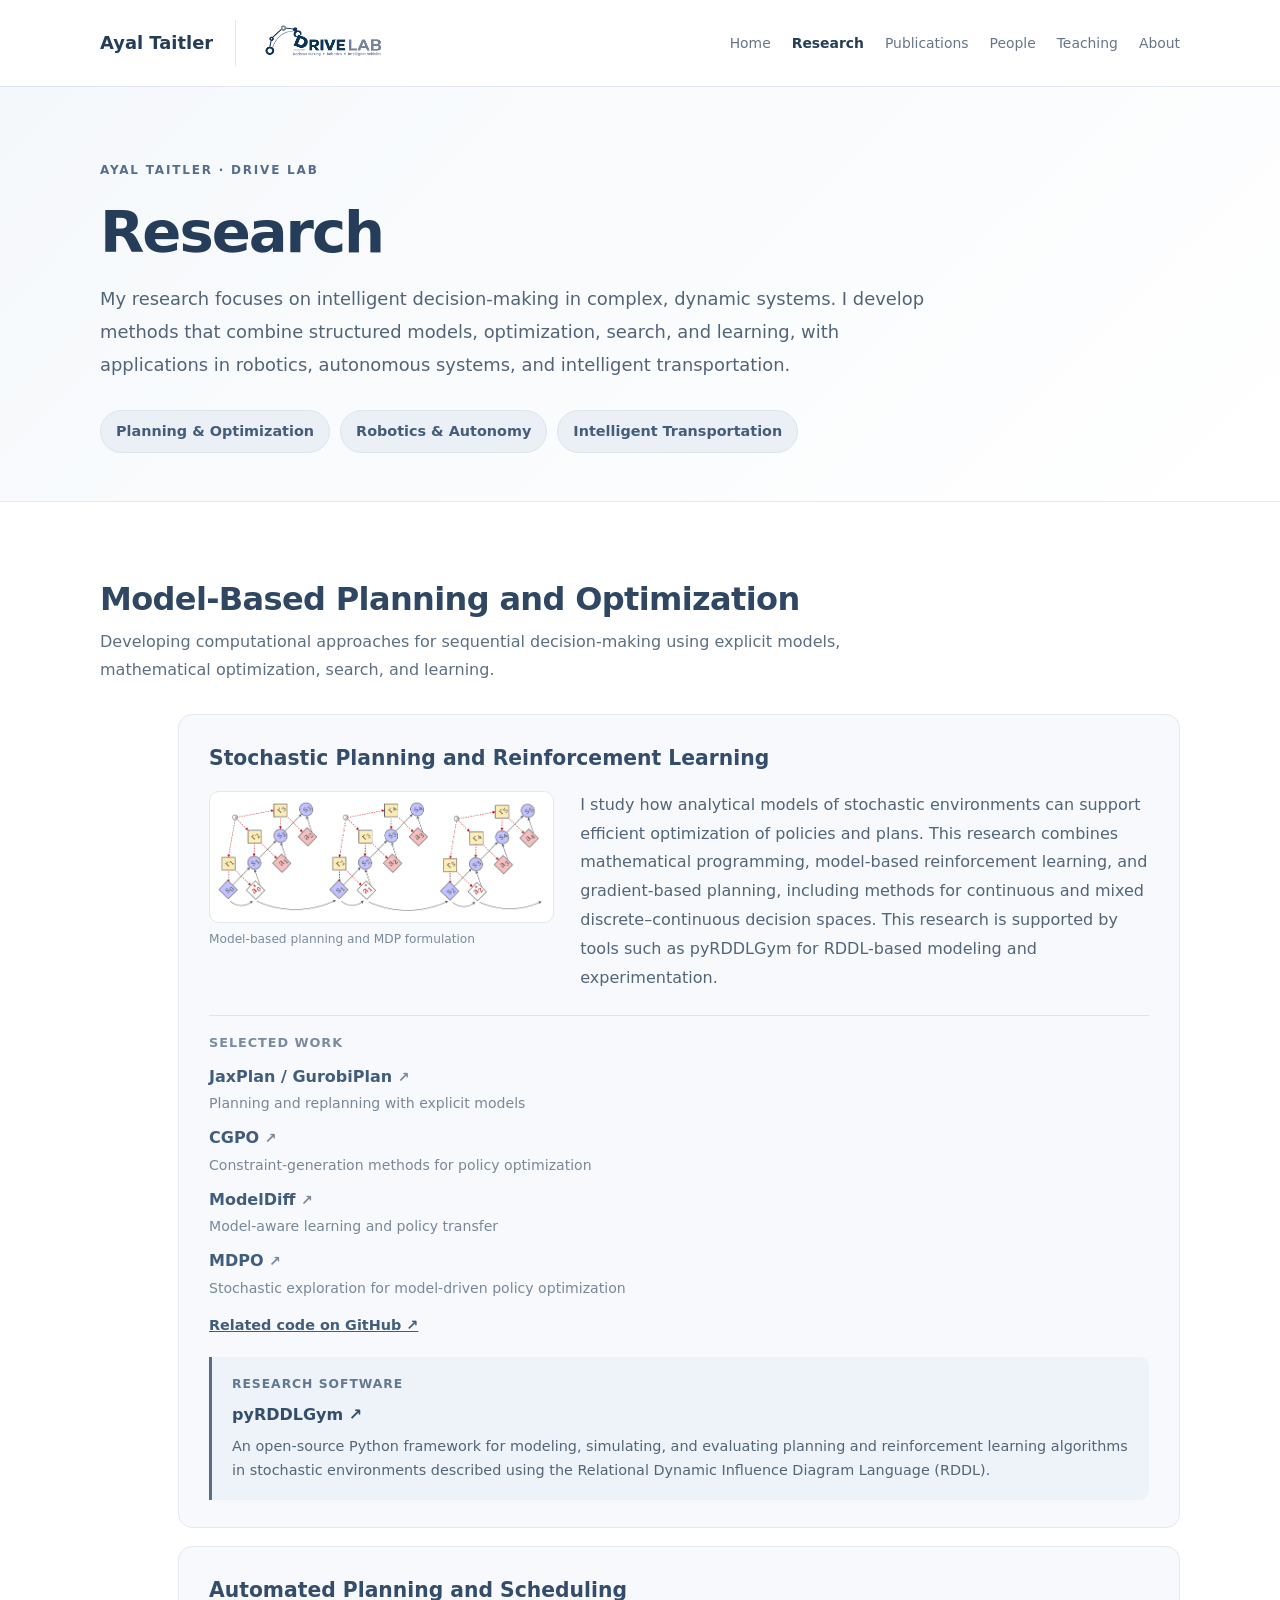
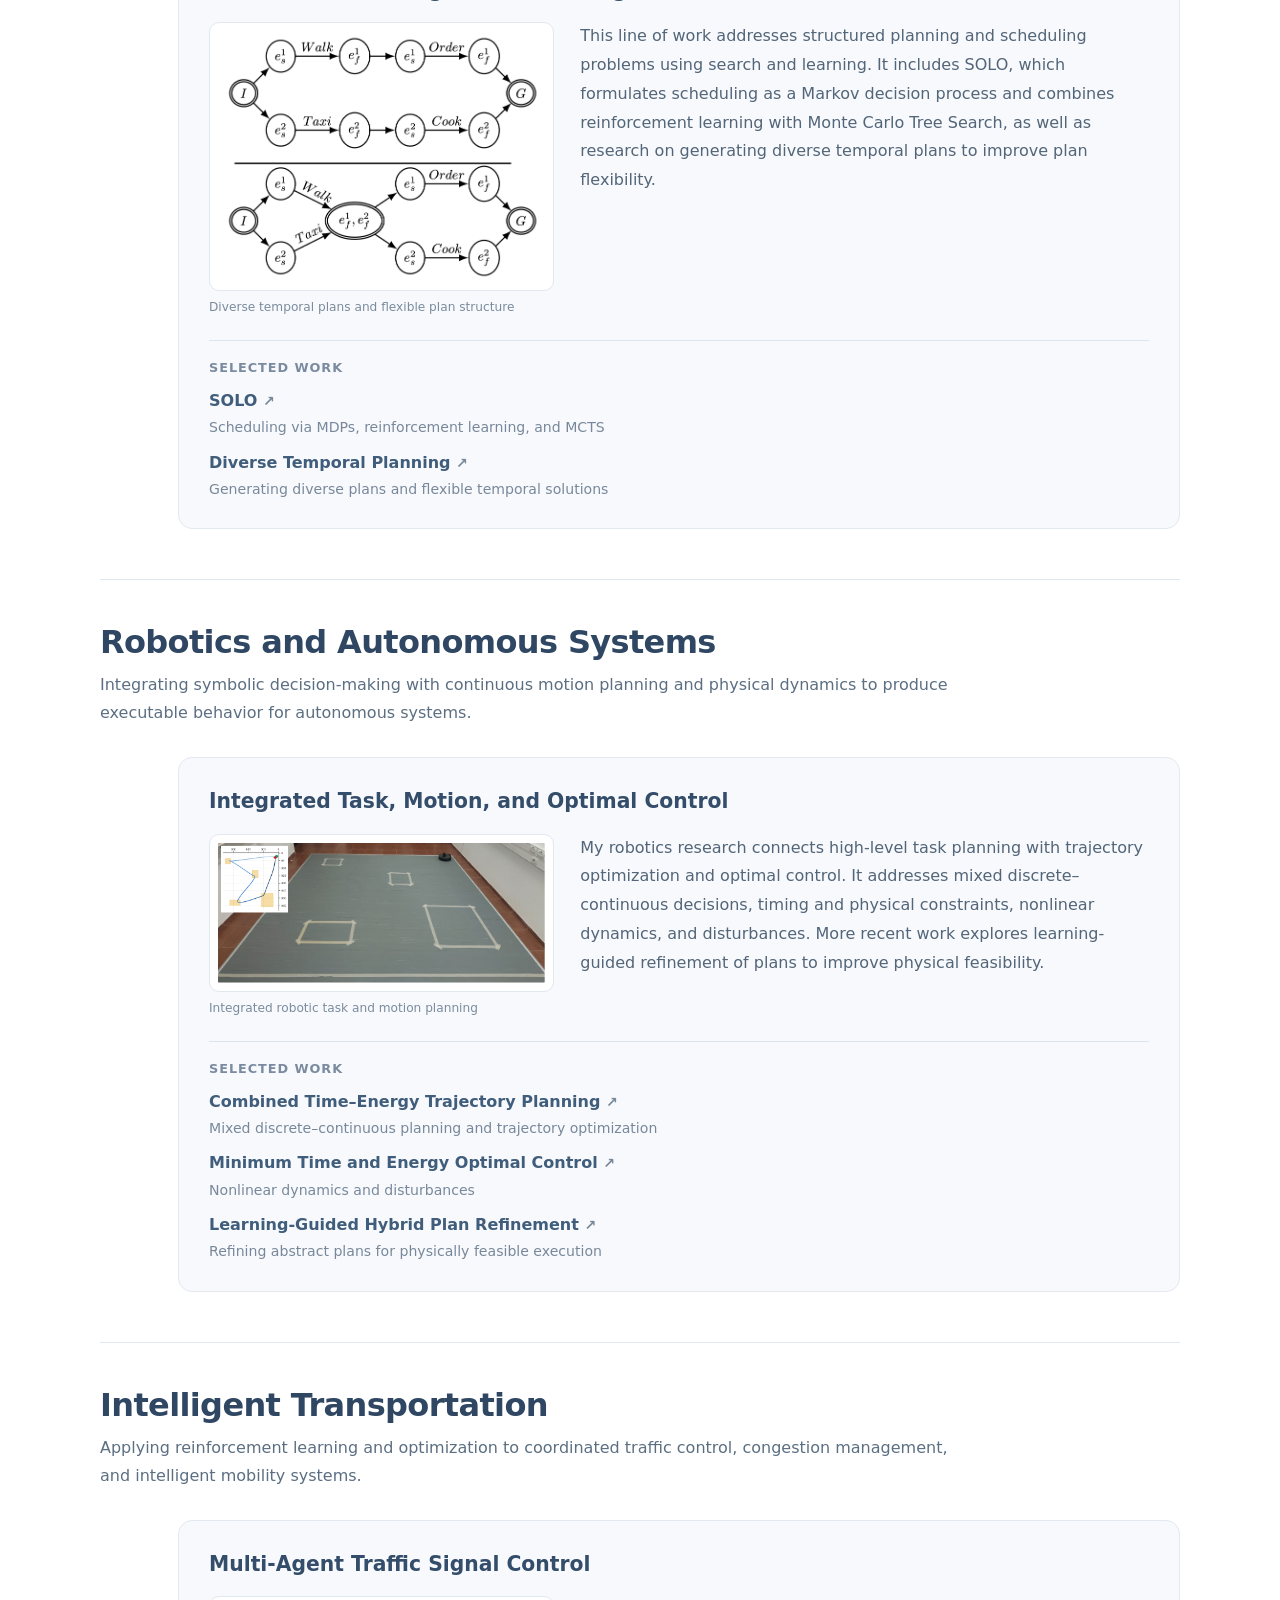
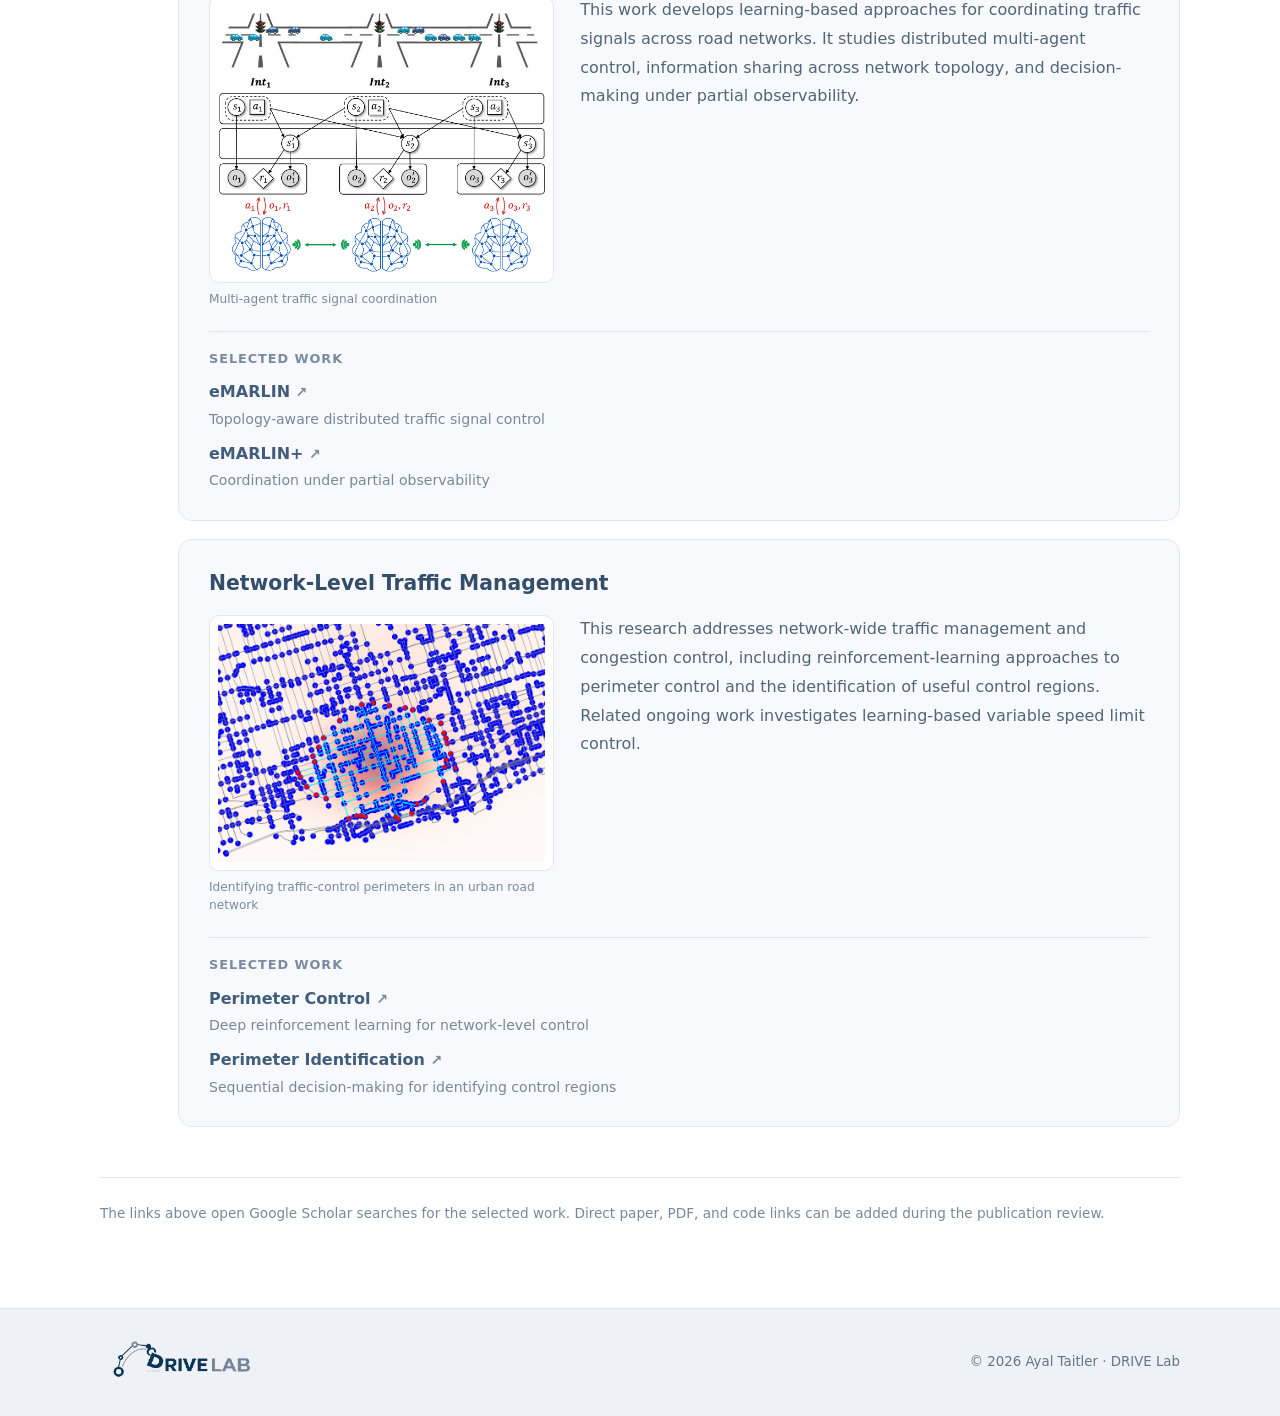
<file: research/index.html>
<!DOCTYPE html>

<html lang="en"><head><meta charset="utf-8"/><meta content="width=device-width,initial-scale=1" name="viewport"/><meta content="#566e8c" name="theme-color"/><meta content="Research of Ayal Taitler and DRIVE Lab: model-based planning, robotics, and intelligent transportation." name="description"/><title>Research | Ayal Taitler</title><link href="../assets/drive-icon.svg" rel="icon" type="image/svg+xml"/><link href="../styles.css" rel="stylesheet"/></head><body><header class="site-header"><div class="container header-inner"><a class="wordmark" href="../">Ayal Taitler</a><a aria-label="DRIVE Lab — home" class="header-logo" href="../"><img alt="DRIVE Lab" src="../assets/drive-logo.svg"/></a><button aria-controls="navigation" aria-expanded="false" aria-label="Toggle navigation" class="menu-toggle" type="button">☰</button><nav aria-label="Main navigation" id="navigation"><a href="../">Home</a><a aria-current="page" class="active" href="../research/">Research</a><a href="../publications/">Publications</a><a href="../people/">People</a><a href="../teaching/">Teaching</a><a href="../about/">About</a></nav></div></header><main><section class="research-hero"><div class="container"><p class="eyebrow">Ayal Taitler · DRIVE Lab</p><h1>Research</h1><p class="research-lede">My research focuses on intelligent decision-making in complex, dynamic systems. I develop methods that combine structured models, optimization, search, and learning, with applications in robotics, autonomous systems, and intelligent transportation.</p><div aria-label="Research directions" class="research-jump"><a href="#direction-01">Planning &amp; Optimization</a><a href="#direction-02">Robotics &amp; Autonomy</a><a href="#direction-03">Intelligent Transportation</a></div></div></section><div class="container research-content"><section class="research-direction" id="direction-01"><div class="direction-intro" style="display:block"><div><h2>Model-Based Planning and Optimization</h2><p>Developing computational approaches for sequential decision-making using explicit models, mathematical optimization, search, and learning.</p></div></div><div class="research-themes"><article class="research-theme"><h3>Stochastic Planning and Reinforcement Learning</h3><div class="research-theme-layout"><figure class="research-figure"><img alt="Model-based planning and MDP formulation" class="research-figure-image" decoding="async" loading="lazy" src="../assets/MPC_MDP.svg"/><figcaption>Model-based planning and MDP formulation</figcaption></figure><div class="research-theme-copy"><p>I study how analytical models of stochastic environments can support efficient optimization of policies and plans. This research combines mathematical programming, model-based reinforcement learning, and gradient-based planning, including methods for continuous and mixed discrete–continuous decision spaces. This research is supported by tools such as pyRDDLGym for RDDL-based modeling and experimentation.</p></div></div><div class="research-links"><h4>Selected work</h4><ul><li><a href="https://scholar.google.com/scholar?q=JaxPlan%20GurobiPlan%20Taitler" rel="noopener noreferrer" target="_blank">JaxPlan / GurobiPlan <span aria-hidden="true">↗</span></a><span>Planning and replanning with explicit models</span></li><li><a href="https://scholar.google.com/scholar?q=constraint%20generation%20policy%20optimization%20Taitler" rel="noopener noreferrer" target="_blank">CGPO <span aria-hidden="true">↗</span></a><span>Constraint-generation methods for policy optimization</span></li><li><a href="https://scholar.google.com/scholar?q=ModelDiff%20model%20aware%20policy%20transfer%20Taitler" rel="noopener noreferrer" target="_blank">ModelDiff <span aria-hidden="true">↗</span></a><span>Model-aware learning and policy transfer</span></li><li><a href="https://scholar.google.com/scholar?q=Model%20Driven%20Policy%20Optimization%20stochastic%20exploration%20Taitler" rel="noopener noreferrer" target="_blank">MDPO <span aria-hidden="true">↗</span></a><span>Stochastic exploration for model-driven policy optimization</span></li></ul><a class="research-code" href="https://github.com/ataitler" rel="noopener noreferrer" target="_blank">Related code on GitHub ↗</a></div><div class="research-software"><h4>Research software</h4><a href="https://github.com/pyrddlgym-project/pyRDDLGym" rel="noopener noreferrer" target="_blank">pyRDDLGym ↗</a><p>An open-source Python framework for modeling, simulating, and evaluating planning and reinforcement learning algorithms in stochastic environments described using the Relational Dynamic Influence Diagram Language (RDDL).</p></div></article><article class="research-theme"><h3>Automated Planning and Scheduling</h3><div class="research-theme-layout"><figure class="research-figure"><img alt="Diverse temporal plans and flexible plan structure" class="research-figure-image" decoding="async" loading="lazy" src="../assets/diverse.png"/><figcaption>Diverse temporal plans and flexible plan structure</figcaption></figure><div class="research-theme-copy"><p>This line of work addresses structured planning and scheduling problems using search and learning. It includes SOLO, which formulates scheduling as a Markov decision process and combines reinforcement learning with Monte Carlo Tree Search, as well as research on generating diverse temporal plans to improve plan flexibility.</p></div></div><div class="research-links"><h4>Selected work</h4><ul><li><a href="https://scholar.google.com/scholar?q=SOLO%20scheduling%20reinforcement%20learning%20Monte%20Carlo%20Tree%20Search%20Taitler" rel="noopener noreferrer" target="_blank">SOLO <span aria-hidden="true">↗</span></a><span>Scheduling via MDPs, reinforcement learning, and MCTS</span></li><li><a href="https://scholar.google.com/scholar?q=Automatic%20Generation%20of%20Flexible%20Plans%20via%20Diverse%20Temporal%20Planning" rel="noopener noreferrer" target="_blank">Diverse Temporal Planning <span aria-hidden="true">↗</span></a><span>Generating diverse plans and flexible temporal solutions</span></li></ul></div></article></div></section><section class="research-direction" id="direction-02"><div class="direction-intro" style="display:block"><div><h2>Robotics and Autonomous Systems</h2><p>Integrating symbolic decision-making with continuous motion planning and physical dynamics to produce executable behavior for autonomous systems.</p></div></div><div class="research-themes"><article class="research-theme"><h3>Integrated Task, Motion, and Optimal Control</h3><div class="research-theme-layout"><figure class="research-figure"><img alt="Integrated robotic task and motion planning" class="research-figure-image" decoding="async" loading="lazy" src="../assets/robots.svg"/><figcaption>Integrated robotic task and motion planning</figcaption></figure><div class="research-theme-copy"><p>My robotics research connects high-level task planning with trajectory optimization and optimal control. It addresses mixed discrete–continuous decisions, timing and physical constraints, nonlinear dynamics, and disturbances. More recent work explores learning-guided refinement of plans to improve physical feasibility.</p></div></div><div class="research-links"><h4>Selected work</h4><ul><li><a href="https://scholar.google.com/scholar?q=Combined%20Time%20and%20Energy%20Optimal%20Trajectory%20Planning%20Taitler" rel="noopener noreferrer" target="_blank">Combined Time–Energy Trajectory Planning <span aria-hidden="true">↗</span></a><span>Mixed discrete–continuous planning and trajectory optimization</span></li><li><a href="https://scholar.google.com/scholar?q=Ayal%20Taitler%20minimum%20time%20energy%20optimal%20control%20disturbances" rel="noopener noreferrer" target="_blank">Minimum Time and Energy Optimal Control <span aria-hidden="true">↗</span></a><span>Nonlinear dynamics and disturbances</span></li><li><a href="https://scholar.google.com/scholar?q=From%20Kinematics%20to%20Dynamics%20learning%20refine%20hybrid%20plans%20Taitler" rel="noopener noreferrer" target="_blank">Learning-Guided Hybrid Plan Refinement <span aria-hidden="true">↗</span></a><span>Refining abstract plans for physically feasible execution</span></li></ul></div></article></div></section><section class="research-direction" id="direction-03"><div class="direction-intro" style="display:block"><div><h2>Intelligent Transportation</h2><p>Applying reinforcement learning and optimization to coordinated traffic control, congestion management, and intelligent mobility systems.</p></div></div><div class="research-themes"><article class="research-theme"><h3>Multi-Agent Traffic Signal Control</h3><div class="research-theme-layout"><figure class="research-figure"><img alt="Multi-agent traffic signal coordination" class="research-figure-image" decoding="async" loading="lazy" src="../assets/traffic.png"/><figcaption>Multi-agent traffic signal coordination</figcaption></figure><div class="research-theme-copy"><p>This work develops learning-based approaches for coordinating traffic signals across road networks. It studies distributed multi-agent control, information sharing across network topology, and decision-making under partial observability.</p></div></div><div class="research-links"><h4>Selected work</h4><ul><li><a href="https://scholar.google.com/scholar?q=eMARLIN%20traffic%20signal%20control%20Taitler" rel="noopener noreferrer" target="_blank">eMARLIN <span aria-hidden="true">↗</span></a><span>Topology-aware distributed traffic signal control</span></li><li><a href="https://scholar.google.com/scholar?q=eMARLIN%2B%20partial%20observability%20traffic%20Taitler" rel="noopener noreferrer" target="_blank">eMARLIN+ <span aria-hidden="true">↗</span></a><span>Coordination under partial observability</span></li></ul></div></article><article class="research-theme"><h3>Network-Level Traffic Management</h3><div class="research-theme-layout"><figure class="research-figure"><img alt="Identifying traffic-control perimeters in an urban road network" class="research-figure-image" decoding="async" loading="lazy" src="../assets/final_perimeter.png"/><figcaption>Identifying traffic-control perimeters in an urban road network</figcaption></figure><div class="research-theme-copy"><p>This research addresses network-wide traffic management and congestion control, including reinforcement-learning approaches to perimeter control and the identification of useful control regions. Related ongoing work investigates learning-based variable speed limit control.</p></div></div><div class="research-links"><h4>Selected work</h4><ul><li><a href="https://scholar.google.com/scholar?q=Perimeter%20Control%20Using%20Deep%20Reinforcement%20Learning%20Taitler" rel="noopener noreferrer" target="_blank">Perimeter Control <span aria-hidden="true">↗</span></a><span>Deep reinforcement learning for network-level control</span></li><li><a href="https://scholar.google.com/scholar?q=Sequential%20Decision%20Making%20Model%20Perimeter%20Identification%20Taitler" rel="noopener noreferrer" target="_blank">Perimeter Identification <span aria-hidden="true">↗</span></a><span>Sequential decision-making for identifying control regions</span></li></ul></div></article></div></section><p class="research-note">The links above open Google Scholar searches for the selected work. Direct paper, PDF, and code links can be added during the publication review.</p></div></main><footer class="footer"><div class="container footer-inner"><img alt="DRIVE Lab" class="footer-logo" src="../assets/drive-footer.svg"/><small>© <span id="year"></span> Ayal Taitler · DRIVE Lab</small></div></footer><script src="../script.js"></script></body></html>
</file>
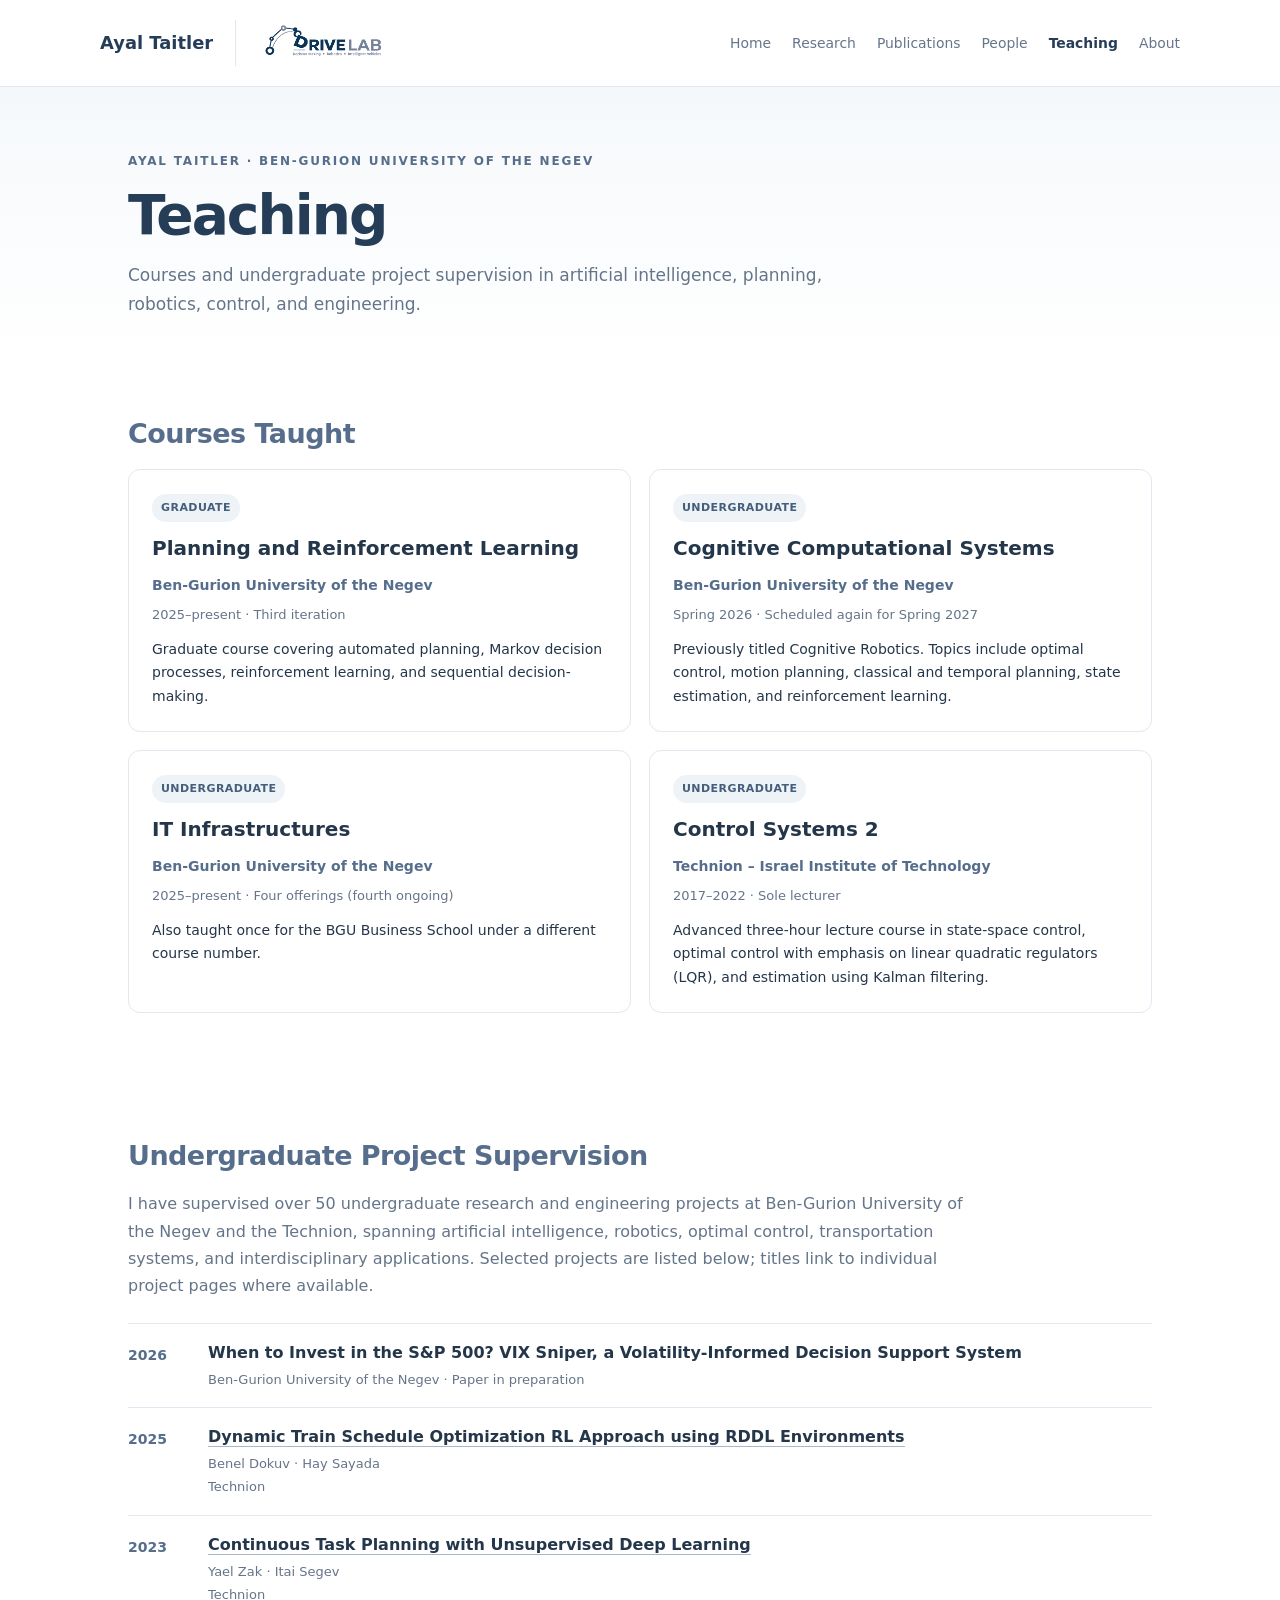
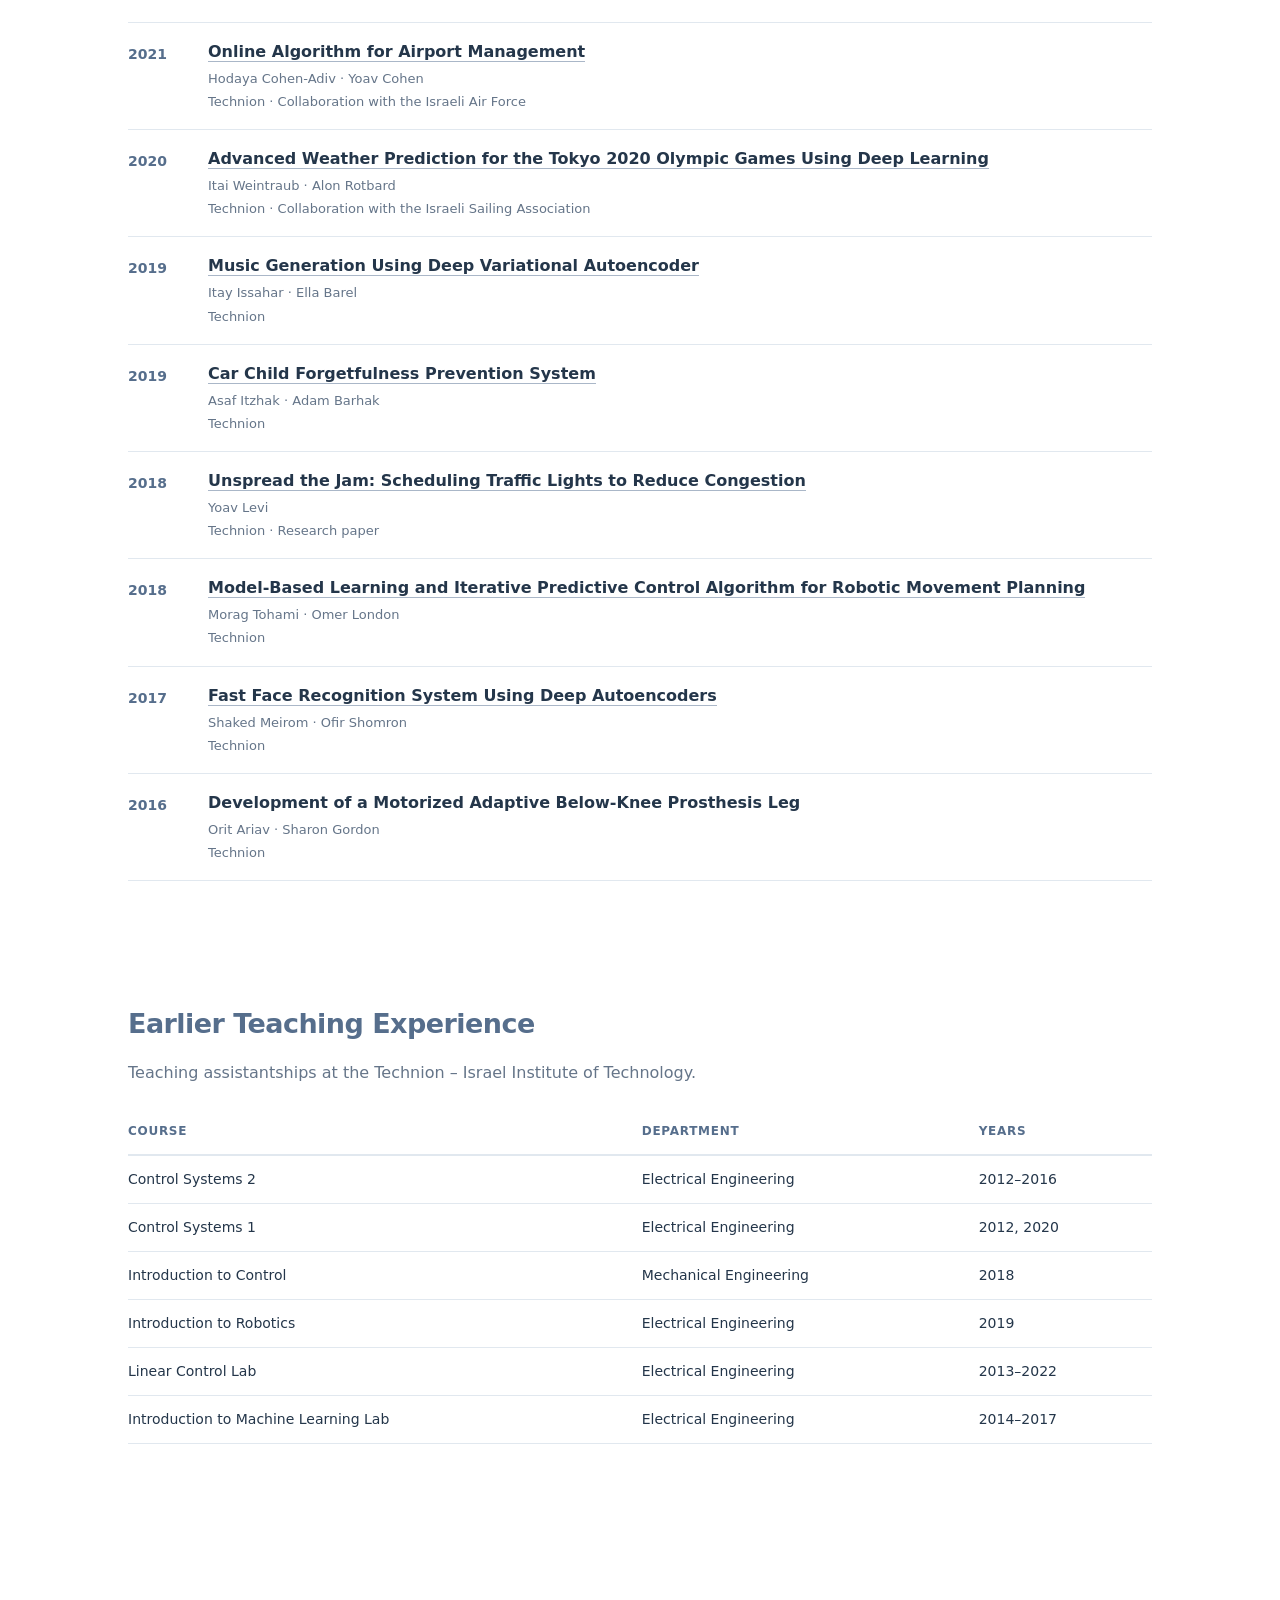
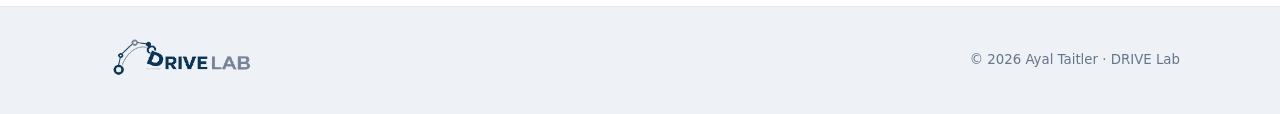
<file: teaching/index.html>
<!DOCTYPE html>

<html lang="en"><head><meta charset="utf-8"/><meta content="width=device-width,initial-scale=1" name="viewport"/><title>Teaching | Ayal Taitler</title><link href="../assets/drive-icon.svg" rel="icon" type="image/svg+xml"/><link href="../styles.css" rel="stylesheet"/><style>
.teaching-page{--blue:#566e8c;--ink:#24364a;--muted:#657589;--line:#e1e8ef;color:var(--ink)}
.teaching-page .teach-container{max-width:1080px;margin:auto;padding:0 28px}
.teaching-page .teach-hero{background:linear-gradient(180deg,#f5f8fb,#fff);padding:65px 0 42px}
.teaching-page .eyebrow{font-size:12px;letter-spacing:.15em;text-transform:uppercase;color:var(--blue);font-weight:700;margin:0 0 12px}
.teaching-page h1{font-size:clamp(36px,5vw,55px);letter-spacing:-.035em;line-height:1.15;margin:0 0 14px}
.teaching-page .intro{max-width:770px;color:var(--muted);font-size:17px;line-height:1.7;margin:0}
.teaching-page .teach-body{padding-top:8px;padding-bottom:84px}
.teaching-page .section{padding-top:48px;scroll-margin-top:100px}
.teaching-page h2{font-size:27px;color:var(--blue);margin:0 0 18px;letter-spacing:-.02em}
.teaching-page .section-intro{color:var(--muted);line-height:1.7;margin:0 0 24px;max-width:850px}
.teaching-page .course-grid{display:grid;grid-template-columns:repeat(2,minmax(0,1fr));gap:18px}
.teaching-page .course{border:1px solid var(--line);border-radius:12px;padding:23px;background:#fff;min-width:0}
.teaching-page .course h3{font-size:20px;line-height:1.35;margin:0 0 12px}
.teaching-page .course .institution{font-size:14px;color:var(--blue);font-weight:650;margin:0 0 8px}
.teaching-page .course .meta{font-size:13px;color:var(--muted);margin:0 0 14px;line-height:1.5}
.teaching-page .course .desc{font-size:14px;color:var(--ink);line-height:1.65;margin:0}
.teaching-page .course .level{display:inline-block;font-size:11px;letter-spacing:.04em;text-transform:uppercase;background:#eef3f8;color:#455e7b;padding:5px 9px;border-radius:999px;margin-bottom:13px;font-weight:700}
.teaching-page .project-list{border-top:1px solid var(--line)}
.teaching-page .project{display:grid;grid-template-columns:64px minmax(0,1fr);gap:16px;border-bottom:1px solid var(--line);padding:17px 0}
.teaching-page .project-year{color:var(--blue);font-weight:700;font-size:14px;padding-top:3px}
.teaching-page .project h3{font-size:16px;line-height:1.5;margin:0 0 5px;font-weight:650}
.teaching-page .project p{font-size:13px;line-height:1.55;color:var(--muted);margin:0}
.teaching-page .project .extra{margin-top:3px}
.teaching-page .ta-table{width:100%;border-collapse:collapse;font-size:14px}
.teaching-page .ta-table th{text-align:left;color:var(--blue);font-size:12px;text-transform:uppercase;letter-spacing:.06em;font-weight:700;padding:12px 12px 12px 0;border-bottom:2px solid var(--line)}
.teaching-page .ta-table td{padding:13px 12px 13px 0;border-bottom:1px solid var(--line);vertical-align:top;line-height:1.5}
.teaching-page .ta-table td:last-child{white-space:nowrap}
@media(max-width:740px){.teaching-page .course-grid{grid-template-columns:1fr}}
@media(max-width:560px){.teaching-page .teach-container{padding:0 20px}.teaching-page .teach-hero{padding:44px 0 32px}.teaching-page .section{padding-top:36px}.teaching-page .project{grid-template-columns:48px minmax(0,1fr);gap:10px}.teaching-page .ta-table{font-size:12px}}

.teaching-page .project h3 a{color:inherit;text-decoration:none;border-bottom:1px solid #aab7c8}.teaching-page .project h3 a:hover{color:var(--blue);border-bottom-color:var(--blue)}
</style></head><body><header class="site-header"><div class="container header-inner"><a class="wordmark" href="../">Ayal Taitler</a><a class="header-logo" href="../"><img alt="DRIVE Lab" src="../assets/drive-logo.svg"/></a><button aria-controls="navigation" aria-expanded="false" aria-label="Toggle navigation" class="menu-toggle">☰</button><nav aria-label="Main navigation" id="navigation"><a href="../">Home</a><a href="../research/">Research</a><a href="../publications/">Publications</a><a href="../people/">People</a><a aria-current="page" class="active" href="../teaching/">Teaching</a><a href="../about/">About</a></nav></div></header><main class="teaching-page"><section class="teach-hero"><div class="teach-container"><p class="eyebrow">Ayal Taitler · Ben-Gurion University of the Negev</p><h1>Teaching</h1><p class="intro">Courses and undergraduate project supervision in artificial intelligence, planning, robotics, control, and engineering.</p></div></section><div class="teach-container teach-body"><section class="section" id="courses"><h2>Courses Taught</h2><div class="course-grid"><article class="course"><span class="level">Graduate</span><h3>Planning and Reinforcement Learning</h3><p class="institution">Ben-Gurion University of the Negev</p><p class="meta">2025–present · Third iteration</p><p class="desc">Graduate course covering automated planning, Markov decision processes, reinforcement learning, and sequential decision-making.</p></article><article class="course"><span class="level">Undergraduate</span><h3>Cognitive Computational Systems</h3><p class="institution">Ben-Gurion University of the Negev</p><p class="meta">Spring 2026 · Scheduled again for Spring 2027</p><p class="desc">Previously titled Cognitive Robotics. Topics include optimal control, motion planning, classical and temporal planning, state estimation, and reinforcement learning.</p></article><article class="course"><span class="level">Undergraduate</span><h3>IT Infrastructures</h3><p class="institution">Ben-Gurion University of the Negev</p><p class="meta">2025–present · Four offerings (fourth ongoing)</p><p class="desc">Also taught once for the BGU Business School under a different course number.</p></article><article class="course"><span class="level">Undergraduate</span><h3>Control Systems 2</h3><p class="institution">Technion – Israel Institute of Technology</p><p class="meta">2017–2022 · Sole lecturer</p><p class="desc">Advanced three-hour lecture course in state-space control, optimal control with emphasis on linear quadratic regulators (LQR), and estimation using Kalman filtering.</p></article></div></section><section class="section" id="projects"><h2>Undergraduate Project Supervision</h2><p class="section-intro">I have supervised over 50 undergraduate research and engineering projects at Ben-Gurion University of the Negev and the Technion, spanning artificial intelligence, robotics, optimal control, transportation systems, and interdisciplinary applications. Selected projects are listed below; titles link to individual project pages where available.</p><div class="project-list"><article class="project"><div class="project-year">2026</div><div><h3>When to Invest in the S&amp;P 500? VIX Sniper, a Volatility-Informed Decision Support System</h3><p class="extra">Ben-Gurion University of the Negev · Paper in preparation</p></div></article><article class="project"><div class="project-year">2025</div><div><h3><a href="https://crml.eelabs.technion.ac.il/projects/dynamic-train-schedule-optimization-rl-approach-using-rddl-environments/" rel="noopener noreferrer" target="_blank">Dynamic Train Schedule Optimization RL Approach using RDDL Environments</a></h3><p>Benel Dokuv · Hay Sayada</p><p class="extra">Technion</p></div></article><article class="project"><div class="project-year">2023</div><div><h3><a href="https://crml.eelabs.technion.ac.il/projects/task-planning-with-deep-unsupervised-learning/" rel="noopener noreferrer" target="_blank">Continuous Task Planning with Unsupervised Deep Learning</a></h3><p>Yael Zak · Itai Segev</p><p class="extra">Technion</p></div></article><article class="project"><div class="project-year">2021</div><div><h3><a href="https://crml.eelabs.technion.ac.il/projects/online-algorithm-for-airport-management/" rel="noopener noreferrer" target="_blank">Online Algorithm for Airport Management</a></h3><p>Hodaya Cohen-Adiv · Yoav Cohen</p><p class="extra">Technion · Collaboration with the Israeli Air Force</p></div></article><article class="project"><div class="project-year">2020</div><div><h3><a href="https://crml.eelabs.technion.ac.il/projects/weather-prediction-using-deep-learning-for-the-2020-tokyo-olympic-games/" rel="noopener noreferrer" target="_blank">Advanced Weather Prediction for the Tokyo 2020 Olympic Games Using Deep Learning</a></h3><p>Itai Weintraub · Alon Rotbard</p><p class="extra">Technion · Collaboration with the Israeli Sailing Association</p></div></article><article class="project"><div class="project-year">2019</div><div><h3><a href="https://crml.eelabs.technion.ac.il/projects/musical-generation-using-machine-learning/" rel="noopener noreferrer" target="_blank">Music Generation Using Deep Variational Autoencoder</a></h3><p>Itay Issahar · Ella Barel</p><p class="extra">Technion</p></div></article><article class="project"><div class="project-year">2019</div><div><h3><a href="https://crml.eelabs.technion.ac.il/projects/forgotten-baby-syndrome-vehicle-automated-prevention-measure/" rel="noopener noreferrer" target="_blank">Car Child Forgetfulness Prevention System</a></h3><p>Asaf Itzhak · Adam Barhak</p><p class="extra">Technion</p></div></article><article class="project"><div class="project-year">2018</div><div><h3><a href="https://crml.eelabs.technion.ac.il/projects/optimal-planning-algorithm-for-generalized-isolated-signalized-intersection/" rel="noopener noreferrer" target="_blank">Unspread the Jam: Scheduling Traffic Lights to Reduce Congestion</a></h3><p>Yoav Levi</p><p class="extra">Technion · Research paper</p></div></article><article class="project"><div class="project-year">2018</div><div><h3><a href="https://crml.eelabs.technion.ac.il/projects/control-and-deep-learning-in-dynamic-systems/" rel="noopener noreferrer" target="_blank">Model-Based Learning and Iterative Predictive Control Algorithm for Robotic Movement Planning</a></h3><p>Morag Tohami · Omer London</p><p class="extra">Technion</p></div></article><article class="project"><div class="project-year">2017</div><div><h3><a href="https://crml.eelabs.technion.ac.il/projects/feature-extraction-approach-in-face-recognition/" rel="noopener noreferrer" target="_blank">Fast Face Recognition System Using Deep Autoencoders</a></h3><p>Shaked Meirom · Ofir Shomron</p><p class="extra">Technion</p></div></article><article class="project"><div class="project-year">2016</div><div><h3>Development of a Motorized Adaptive Below-Knee Prosthesis Leg</h3><p>Orit Ariav · Sharon Gordon</p><p class="extra">Technion</p></div></article></div></section><section class="section" id="earlier-teaching"><h2>Earlier Teaching Experience</h2><p class="section-intro">Teaching assistantships at the Technion – Israel Institute of Technology.</p><table class="ta-table"><thead><tr><th>Course</th><th>Department</th><th>Years</th></tr></thead><tbody><tr><td>Control Systems 2</td><td>Electrical Engineering</td><td>2012–2016</td></tr><tr><td>Control Systems 1</td><td>Electrical Engineering</td><td>2012, 2020</td></tr><tr><td>Introduction to Control</td><td>Mechanical Engineering</td><td>2018</td></tr><tr><td>Introduction to Robotics</td><td>Electrical Engineering</td><td>2019</td></tr><tr><td>Linear Control Lab</td><td>Electrical Engineering</td><td>2013–2022</td></tr><tr><td>Introduction to Machine Learning Lab</td><td>Electrical Engineering</td><td>2014–2017</td></tr></tbody></table></section></div></main><footer class="footer"><div class="container footer-inner"><img alt="DRIVE Lab" class="footer-logo" src="../assets/drive-footer.svg"/><small>© <span id="year"></span> Ayal Taitler · DRIVE Lab</small></div></footer><script src="../script.js"></script></body></html>
</file>
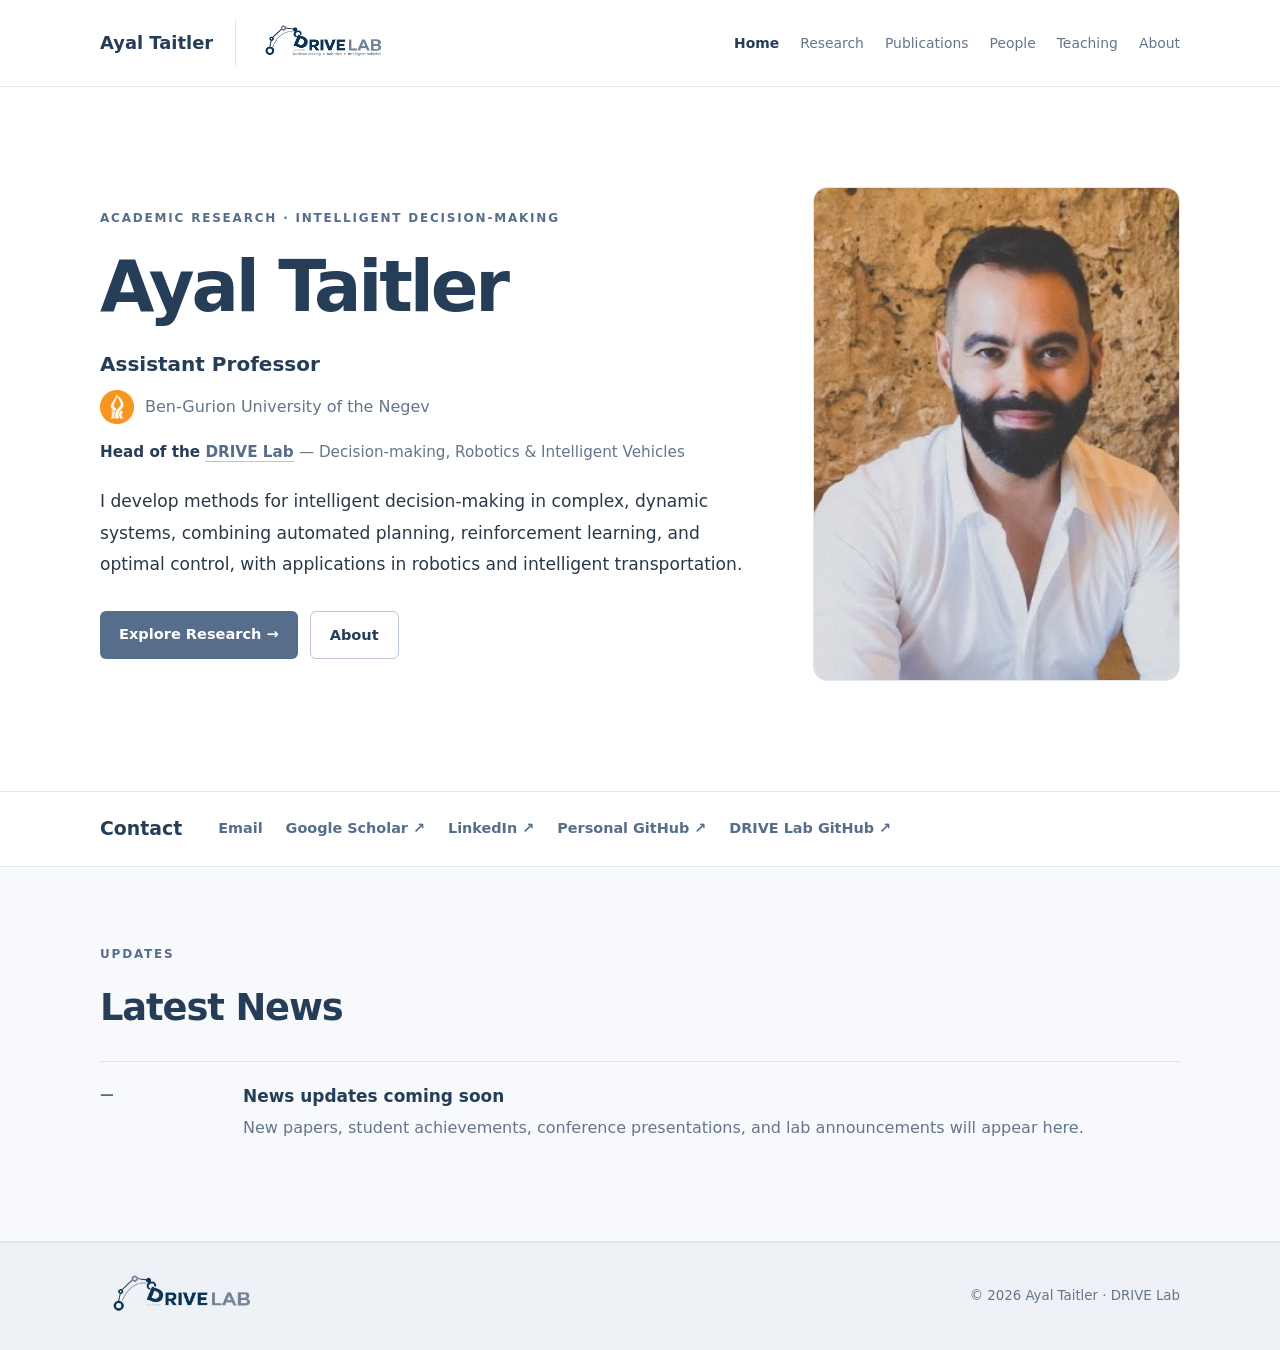
<file: index_v1.html>
<!doctype html>
<html lang="en">
<head>
  <meta charset="utf-8"><meta name="viewport" content="width=device-width, initial-scale=1">
  <meta name="theme-color" content="#566e8c">
  <meta name="description" content="Ayal Taitler — academic homepage and DRIVE Lab. Research in automated planning, reinforcement learning, optimal control, and robotics.">
  <title>Ayal Taitler | DRIVE Lab</title>
  <link rel="icon" href="assets/drive-icon.svg" type="image/svg+xml">
  <link rel="stylesheet" href="styles.css">
</head>
<body>
  <header class="site-header">
    <div class="container header-inner">
      <a class="wordmark" href="./">Ayal Taitler</a>
      <a class="header-logo" href="./" aria-label="DRIVE Lab — home"><img src="assets/drive-logo.svg" alt="DRIVE Lab"></a>
      <button class="menu-toggle" type="button" aria-label="Toggle navigation" aria-controls="navigation" aria-expanded="false">☰</button>
      <nav id="navigation" aria-label="Main navigation">
        <a class="active" aria-current="page" href="./">Home</a>
        <a href="research/">Research</a>
        <a href="publications/">Publications</a>
        <a href="people/">People</a>
        <a href="teaching/">Teaching</a>
        <a href="about/">About</a>
      </nav>
    </div>
  </header>
  <main>
    <section class="hero">
      <div class="container hero-grid">
        <div>
          <p class="eyebrow">Academic Research · Intelligent Decision-Making</p>
          <h1>Ayal Taitler</h1>
          <p class="role">Assistant Professor</p>
          <p class="affiliation"><img class="bgu-emblem" src="assets/bgu-emblem.png" alt="" aria-hidden="true"> <span>Ben-Gurion University of the Negev</span></p>
          <p class="lab-lead">Head of the <a href="research/">DRIVE Lab</a> <span>— Decision-making, Robotics &amp; Intelligent Vehicles</span></p>
          <p class="intro">I develop methods for intelligent decision-making in complex, dynamic systems, combining automated planning, reinforcement learning, and optimal control, with applications in robotics and intelligent transportation.</p>
          <div class="hero-actions">
            <a class="button primary" href="research/">Explore Research →</a>
            <a class="button secondary" href="about/">About</a>
          </div>
        </div>
        <img class="portrait-photo" src="assets/ayal-photo.jpeg" alt="Portrait of Ayal Taitler" width="316" height="425">
      </div>
    </section>
    <section class="contact-strip" id="contact" aria-labelledby="contact-heading">
      <div class="container contact-strip-inner">
        <h2 id="contact-heading">Contact</h2>
        <div class="contact-links">
          <a href="mailto:ataitler@bgu.ac.il">Email</a>
          <a href="https://scholar.google.com/citations?user=QAtAZAUAAAAJ&amp;hl=en&amp;inst=2200037940676332253" target="_blank" rel="noopener noreferrer">Google Scholar ↗</a>
          <a href="https://www.linkedin.com/in/ayal-taitler/" target="_blank" rel="noopener noreferrer">LinkedIn ↗</a>
          <a href="https://github.com/ataitler" target="_blank" rel="noopener noreferrer">Personal GitHub ↗</a>
          <a href="https://github.com/DRIVE-Lab-BGU" target="_blank" rel="noopener noreferrer">DRIVE Lab GitHub ↗</a>
        </div>
      </div>
    </section>
    <section class="section news-section" id="news">
      <div class="container">
        <div class="section-heading"><p class="eyebrow">Updates</p><h2>Latest News</h2></div>
        <!-- Replace the sample below with verified, dated news items. Copy the article block for each item. -->
        <article class="news-item">
          <time datetime="">—</time>
          <div><h3>News updates coming soon</h3><p>New papers, student achievements, conference presentations, and lab announcements will appear here.</p></div>
        </article>
      </div>
    </section>
  </main>
  <footer class="footer"><div class="container footer-inner"><img class="footer-logo" src="assets/drive-footer.svg" alt="DRIVE Lab"><small>© <span id="year"></span> Ayal Taitler · DRIVE Lab</small></div></footer>
  <script src="script.js"></script>
</body>
</html>
</file>
<file: styles.css>
:root{--blue:#566e8c;--navy:#263d58;--ink:#29384a;--muted:#65758a;--line:#e1e7ee;--bg:#f7f9fc}*{box-sizing:border-box}html{scroll-behavior:smooth}body{margin:0;font-family:Inter,system-ui,-apple-system,'Segoe UI',Arial,sans-serif;color:var(--ink);background:white;line-height:1.65}a{color:var(--blue)}.container{width:min(1080px,calc(100% - 48px));margin:auto}.site-header{border-bottom:1px solid var(--line);background:white}.header-inner{display:flex;align-items:center;gap:22px;min-height:86px}.wordmark{text-decoration:none;color:var(--navy);font-weight:750;font-size:1.12rem;white-space:nowrap}.header-logo{display:flex;align-items:center;border-left:1px solid var(--line);padding-left:18px}.header-logo img{width:140px;max-height:58px;object-fit:contain}nav{display:flex;gap:21px;margin-left:auto;align-items:center}nav a{text-decoration:none;font-size:.87rem;color:var(--muted);white-space:nowrap}nav a:hover,nav a.active{color:var(--navy)}nav a.active{font-weight:700}.menu-toggle{display:none;margin-left:auto;background:white;border:1px solid var(--line);border-radius:7px;padding:6px 12px;font-size:1.2rem;color:var(--navy)}.hero{padding:100px 0 110px}.hero-grid{display:grid;grid-template-columns:1.4fr .8fr;gap:70px;align-items:center}.eyebrow{font-size:.75rem;letter-spacing:.15em;text-transform:uppercase;font-weight:750;color:var(--blue);margin:0 0 20px}h1{font-size:clamp(2.9rem,5.5vw,4.5rem);letter-spacing:-.045em;line-height:1.1;color:var(--navy);margin:0 0 22px}h2{font-size:clamp(1.75rem,3vw,2.3rem);line-height:1.25;letter-spacing:-.03em;color:var(--navy);margin:0 0 16px}.role{font-size:1.25rem;font-weight:650;margin:0;color:var(--navy)}.affiliation{color:var(--muted);margin:3px 0 25px}.intro{max-width:660px;font-size:1.07rem;line-height:1.85;margin-bottom:30px}.hero-actions{display:flex;flex-wrap:wrap;gap:12px}.button{padding:11px 19px;border-radius:6px;text-decoration:none;font-weight:650;font-size:.91rem}.button.primary{background:var(--blue);color:white}.button.secondary{border:1px solid #bac7d6;color:var(--navy)}.portrait-placeholder{aspect-ratio:4/4.7;border-radius:14px;background:linear-gradient(145deg,#e9eff5,#f8fafc);border:1px solid var(--line);display:flex;flex-direction:column;justify-content:center;align-items:center;gap:12px;color:var(--muted);text-align:center;padding:20px}.portrait-placeholder svg{width:60px;stroke:#8a9cb0}.portrait-placeholder span{font-size:.8rem}.portrait-photo{width:100%;border-radius:14px;object-fit:cover}.section{padding:78px 0}.news-section{background:var(--bg);border-top:1px solid var(--line);border-bottom:1px solid var(--line)}.section-heading{margin-bottom:30px}.news-item{display:grid;grid-template-columns:115px 1fr;gap:28px;padding:21px 0;border-top:1px solid #dfe6ee}.news-item time{font-size:.86rem;color:var(--blue);font-weight:650}.news-item h3{font-size:1.06rem;margin:0 0 5px;color:var(--navy)}.news-item p{margin:0;color:var(--muted)}.contact-grid{display:grid;grid-template-columns:1fr 1.5fr;gap:65px}.contact-links{display:flex;flex-wrap:wrap;gap:12px 25px}.contact-links a{text-decoration:none}.footer{background:#eef2f6;border-top:1px solid var(--line);padding:26px 0}.footer-inner{display:flex;align-items:center;justify-content:space-between;gap:25px}.footer-logo{width:165px;max-height:80px;object-fit:contain}.footer small{color:var(--muted)}.placeholder-note{font-size:.83rem;color:var(--muted)}.inner-page{padding:85px 0;min-height:55vh}.inner-page p{max-width:650px}@media(max-width:900px){.header-inner{flex-wrap:wrap;padding:14px 0}.menu-toggle{display:block}nav{display:none;flex-basis:100%;flex-direction:column;align-items:flex-start;gap:12px;padding:14px 0}nav.open{display:flex}.hero-grid{gap:35px}.header-logo img{width:105px}}@media(max-width:650px){.container{width:min(100% - 34px,1080px)}.hero{padding:55px 0}.hero-grid{grid-template-columns:1fr}.portrait-placeholder{max-width:300px;aspect-ratio:4/3}.contact-grid{grid-template-columns:1fr;gap:12px}.news-item{grid-template-columns:1fr;gap:5px}.section{padding:55px 0}.footer-inner{align-items:flex-start}.footer-logo{width:105px}}

/* Version 3: institutional emblem and portrait */
.affiliation{display:flex;align-items:center;gap:11px;line-height:1.4;margin-top:9px}.bgu-emblem{height:34px;width:34px;object-fit:contain;flex:none}.portrait-photo{display:block;width:100%;height:auto;aspect-ratio:316/425;object-fit:cover;object-position:center center;border-radius:14px;border:1px solid var(--line)}
@media(max-width:650px){.portrait-photo{max-width:320px}}

/* Version 4: compact contact bar above news and lab leadership */
.lab-lead{margin:-8px 0 22px;color:var(--navy);font-size:.95rem;font-weight:650;line-height:1.5}
.lab-lead a{color:var(--blue);text-decoration:none;border-bottom:1px solid #b8c5d3}
.lab-lead span{font-weight:400;color:var(--muted)}
.contact-strip{border-top:1px solid var(--line);padding:25px 0;background:white}
.contact-strip-inner{display:flex;align-items:center;gap:36px}
.contact-strip h2{font-size:1.18rem;letter-spacing:0;margin:0;white-space:nowrap}
.contact-strip .contact-links{gap:9px 23px;align-items:center}
.contact-strip .contact-links a{font-size:.9rem;font-weight:550;white-space:nowrap}
.contact-strip .contact-links a:hover{text-decoration:underline}
@media(max-width:650px){.contact-strip-inner{align-items:flex-start;flex-direction:column;gap:12px}.contact-strip{padding:22px 0}.lab-lead{margin-top:-8px}}

/* Research page */
.research-hero{background:linear-gradient(135deg,#f5f8fb,#fff);padding:74px 0 48px;border-bottom:1px solid #e3eaf0}
.research-hero h1{font-size:clamp(2.4rem,5vw,3.6rem);letter-spacing:-.035em;margin:12px 0 18px;color:#253d59}
.research-lede{font-size:1.12rem;line-height:1.85;color:#52647a;max-width:840px;margin:0}
.research-jump{display:flex;gap:10px;flex-wrap:wrap;margin-top:28px}
.research-jump a{display:inline-block;text-decoration:none;color:#435d7a;background:#eaf0f6;border:1px solid #dce5ed;padding:9px 15px;border-radius:99px;font-size:.9rem;font-weight:600}
.research-jump a:hover{background:#dbe6f0}
.research-content{padding-top:35px;padding-bottom:70px}
.research-direction{padding:42px 0 50px;border-bottom:1px solid #dfe7ef;scroll-margin-top:95px}
.direction-intro{display:grid;grid-template-columns:62px minmax(0,1fr);gap:16px;align-items:start;margin-bottom:30px}
.direction-index{color:#8093aa;font-size:1.5rem;font-weight:700;line-height:1.35}
.direction-intro h2{color:#2f4763;font-size:clamp(1.55rem,3vw,2rem);margin:0 0 9px;letter-spacing:-.02em}
.direction-intro p{color:#5c6f82;line-height:1.75;max-width:850px;margin:0}
.research-themes{margin-left:78px;display:grid;gap:18px}
.research-theme{background:#f7f9fc;border:1px solid #e2e9f0;border-radius:14px;padding:27px 30px}
.research-theme h3{color:#344d6a;font-size:1.27rem;margin:0 0 10px}
.research-theme>p{color:#536578;line-height:1.8;margin:0 0 20px;max-width:850px}
.research-links{border-top:1px solid #dce5ee;padding-top:16px}
.research-links h4{font-size:.8rem;letter-spacing:.075em;text-transform:uppercase;color:#7a8ba0;margin:0 0 10px}
.research-links ul{list-style:none;margin:0;padding:0;display:grid;gap:10px}
.research-links li{display:flex;flex-direction:column;gap:2px}
.research-links li a{color:#405d7b;text-decoration:none;font-weight:650}
.research-links li a:hover{text-decoration:underline}
.research-links li span{font-size:.88rem;color:#78889a}
.research-code{display:inline-block;margin-top:14px;font-size:.9rem;color:#405d7b;font-weight:600}
.research-note{font-size:.85rem;color:#77899c;margin-top:24px}
@media(max-width:700px){.research-hero{padding:44px 0 32px}.direction-intro{grid-template-columns:1fr;gap:4px}.direction-index{font-size:1rem}.research-themes{margin-left:0}.research-theme{padding:20px}.research-direction{padding:30px 0}}

/* Version 6: research figure placeholders and pyRDDLGym */
.research-theme-layout{display:grid;grid-template-columns:minmax(210px,0.85fr) minmax(0,1.4fr);gap:26px;align-items:start;margin:15px 0 23px}
.research-figure{margin:0;min-width:0}
.research-figure-placeholder{aspect-ratio:4/3;border:1px dashed #aabbd0;border-radius:10px;background:linear-gradient(145deg,#eaf0f6,#f7f9fc);display:flex;flex-direction:column;align-items:center;justify-content:center;text-align:center;padding:16px;color:#647d99;gap:7px}
.figure-icon{font-size:2.2rem;line-height:1;color:#8ca1b7}.research-figure-placeholder strong{font-size:.92rem;color:#435d7a}.research-figure-placeholder span:last-child{font-size:.78rem;line-height:1.45}
.research-figure figcaption{color:#7b8b9d;font-size:.76rem;line-height:1.45;margin-top:8px}
.research-theme-copy p{color:#536578;line-height:1.8;margin:0}
.research-software{margin-top:19px;padding:17px 20px;background:#edf3f8;border-left:3px solid #566e8c;border-radius:0 9px 9px 0}
.research-software h4{margin:0 0 7px;font-size:.77rem;letter-spacing:.08em;text-transform:uppercase;color:#617891}
.research-software a{color:#344d6a;font-weight:700;text-decoration:none}.research-software a:hover{text-decoration:underline}
.research-software p{font-size:.9rem;color:#536578;line-height:1.65;margin:7px 0 0}
@media(max-width:760px){.research-theme-layout{grid-template-columns:1fr;gap:15px}.research-figure{max-width:440px}}

/* Research figures: preserve full scientific diagrams without cropping */
.research-figure-image{display:block;width:100%;height:auto;max-height:340px;object-fit:contain;object-position:center;background:#fff;border:1px solid #e1e8f0;border-radius:10px;padding:8px}
@media(max-width:760px){.research-figure-image{max-height:360px}}
</file>
